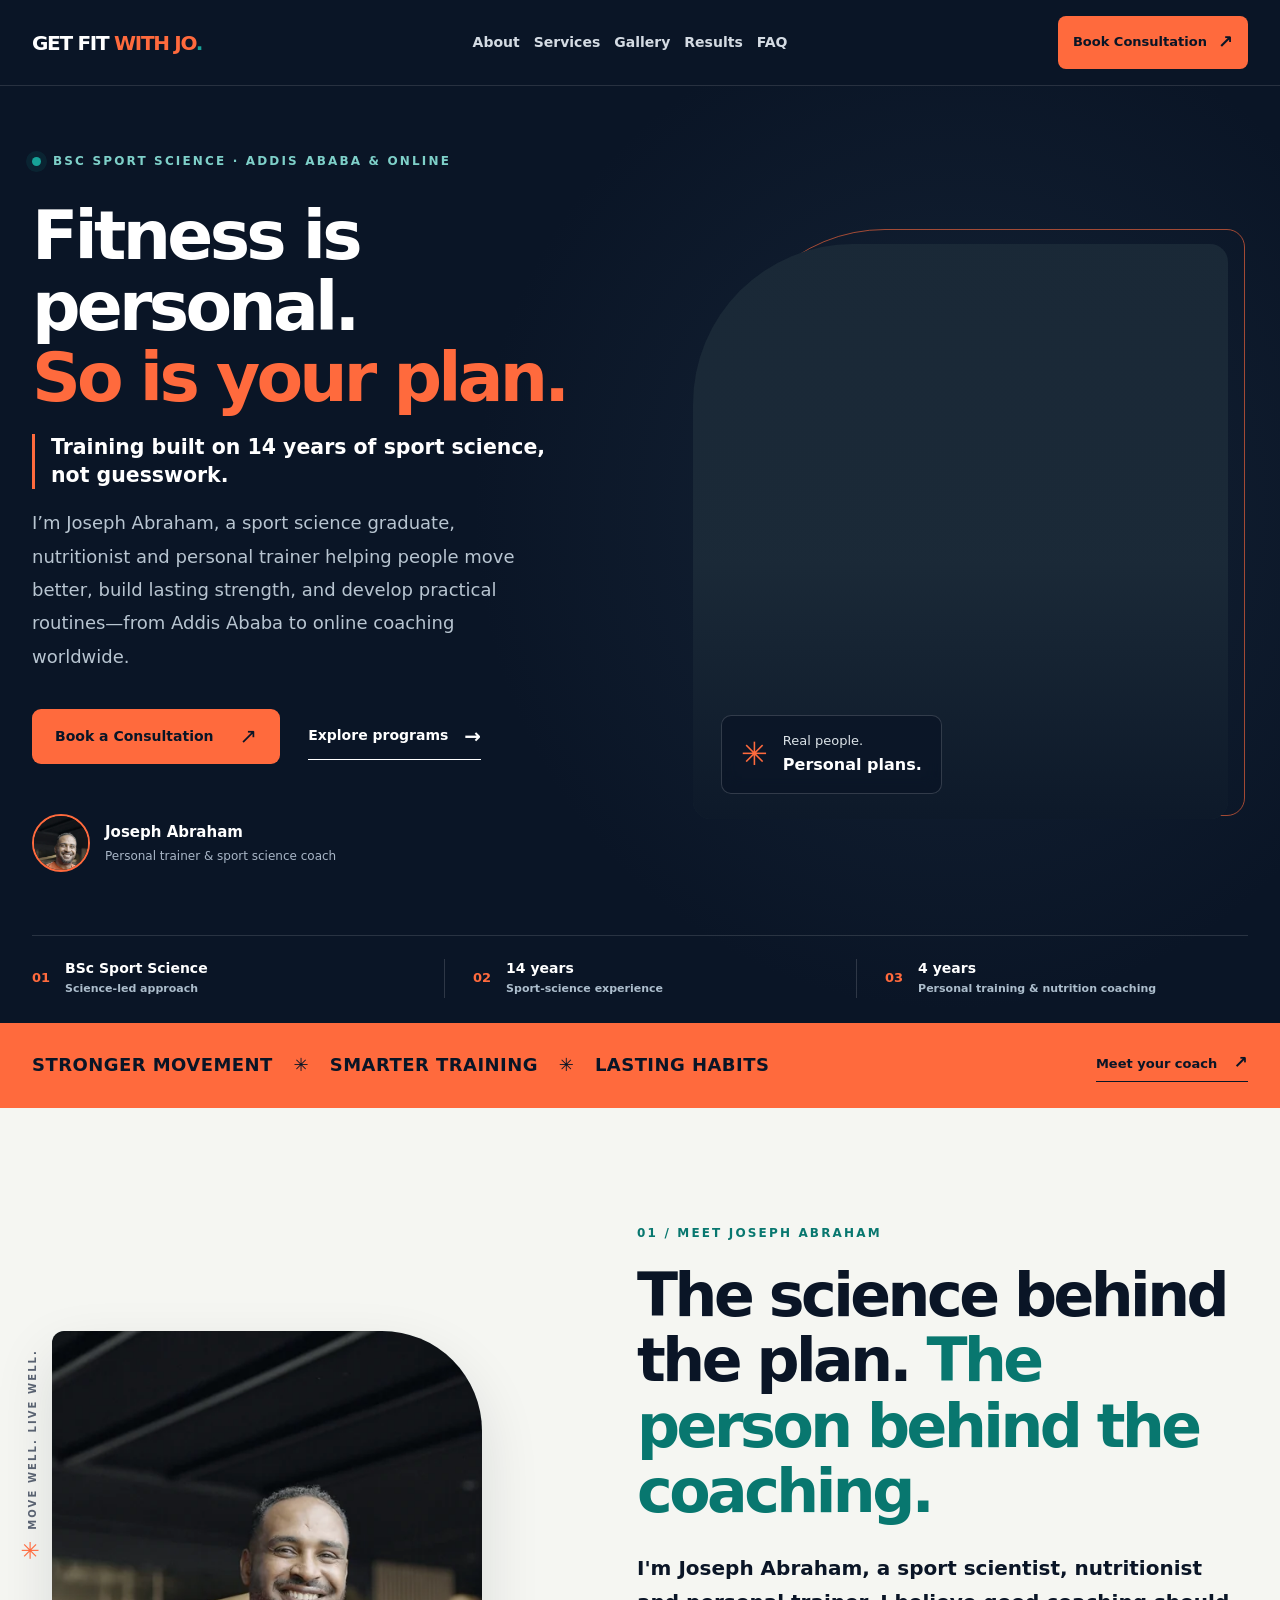
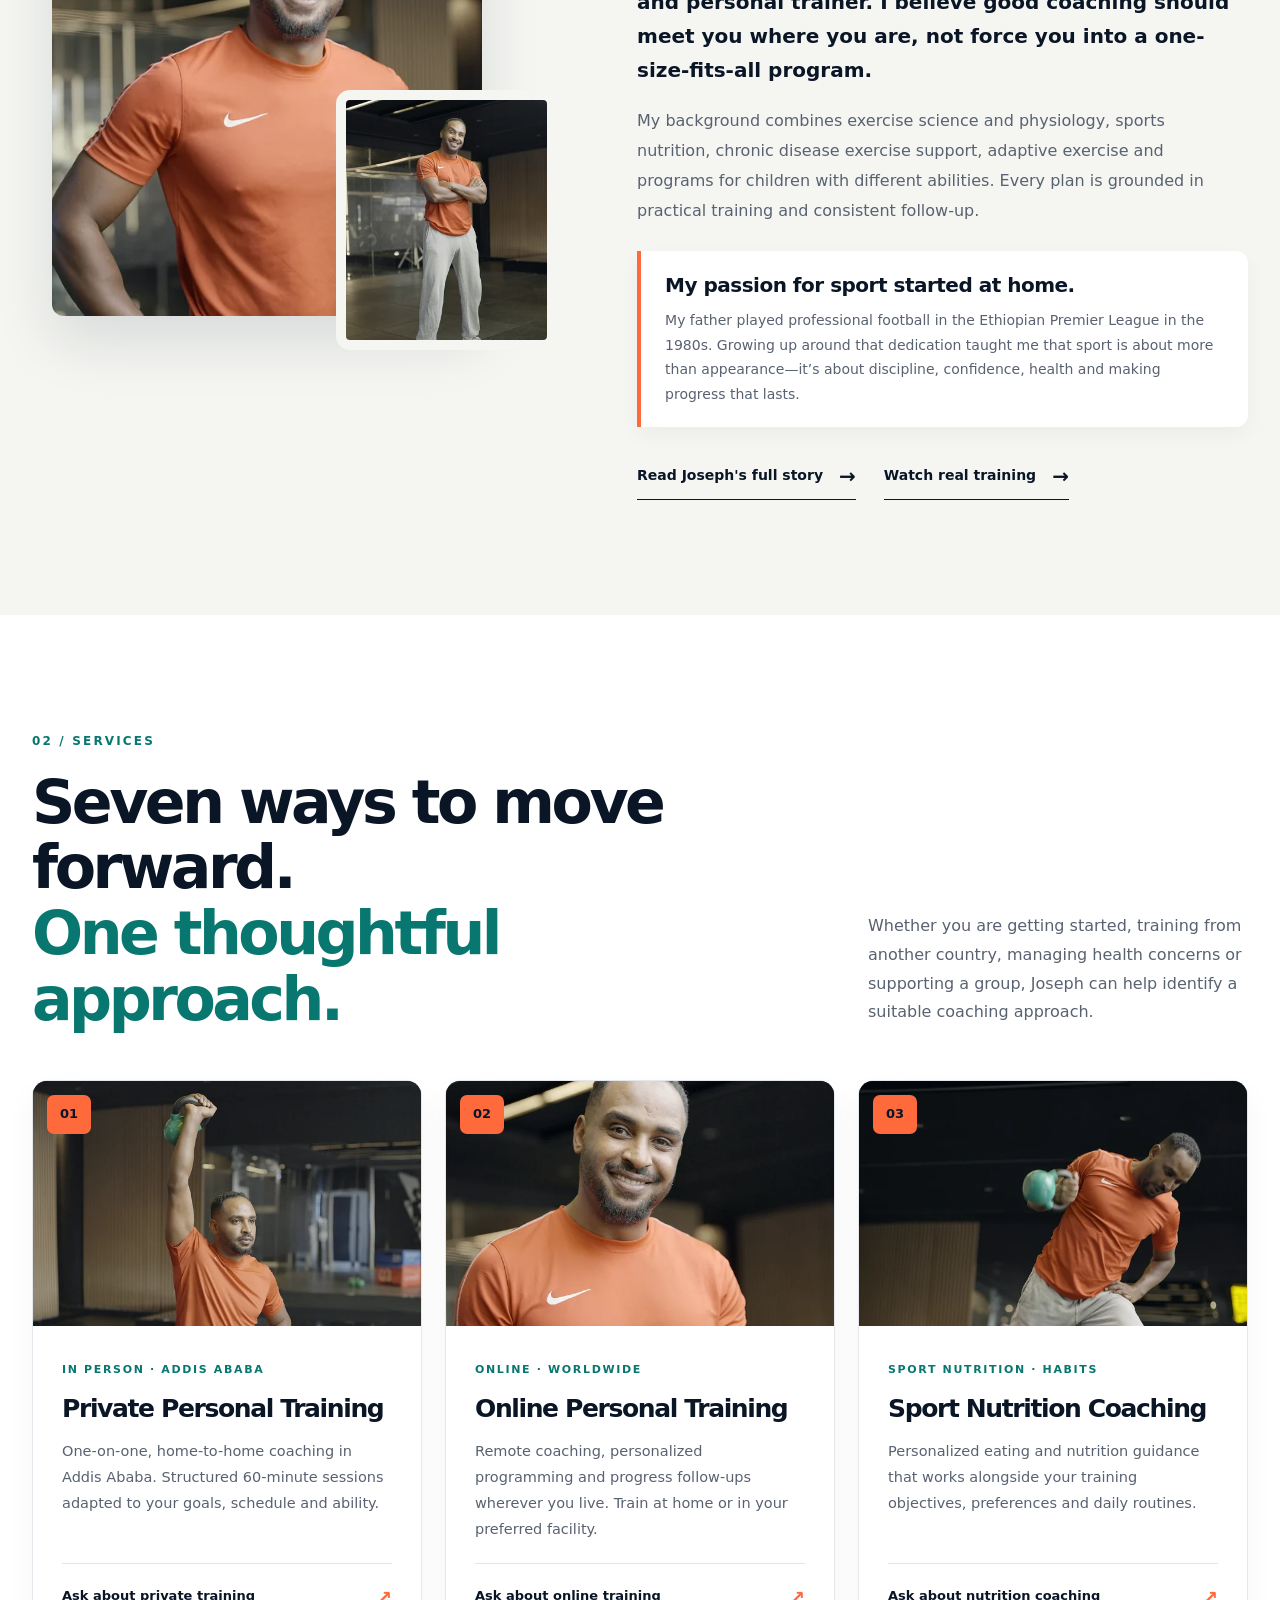
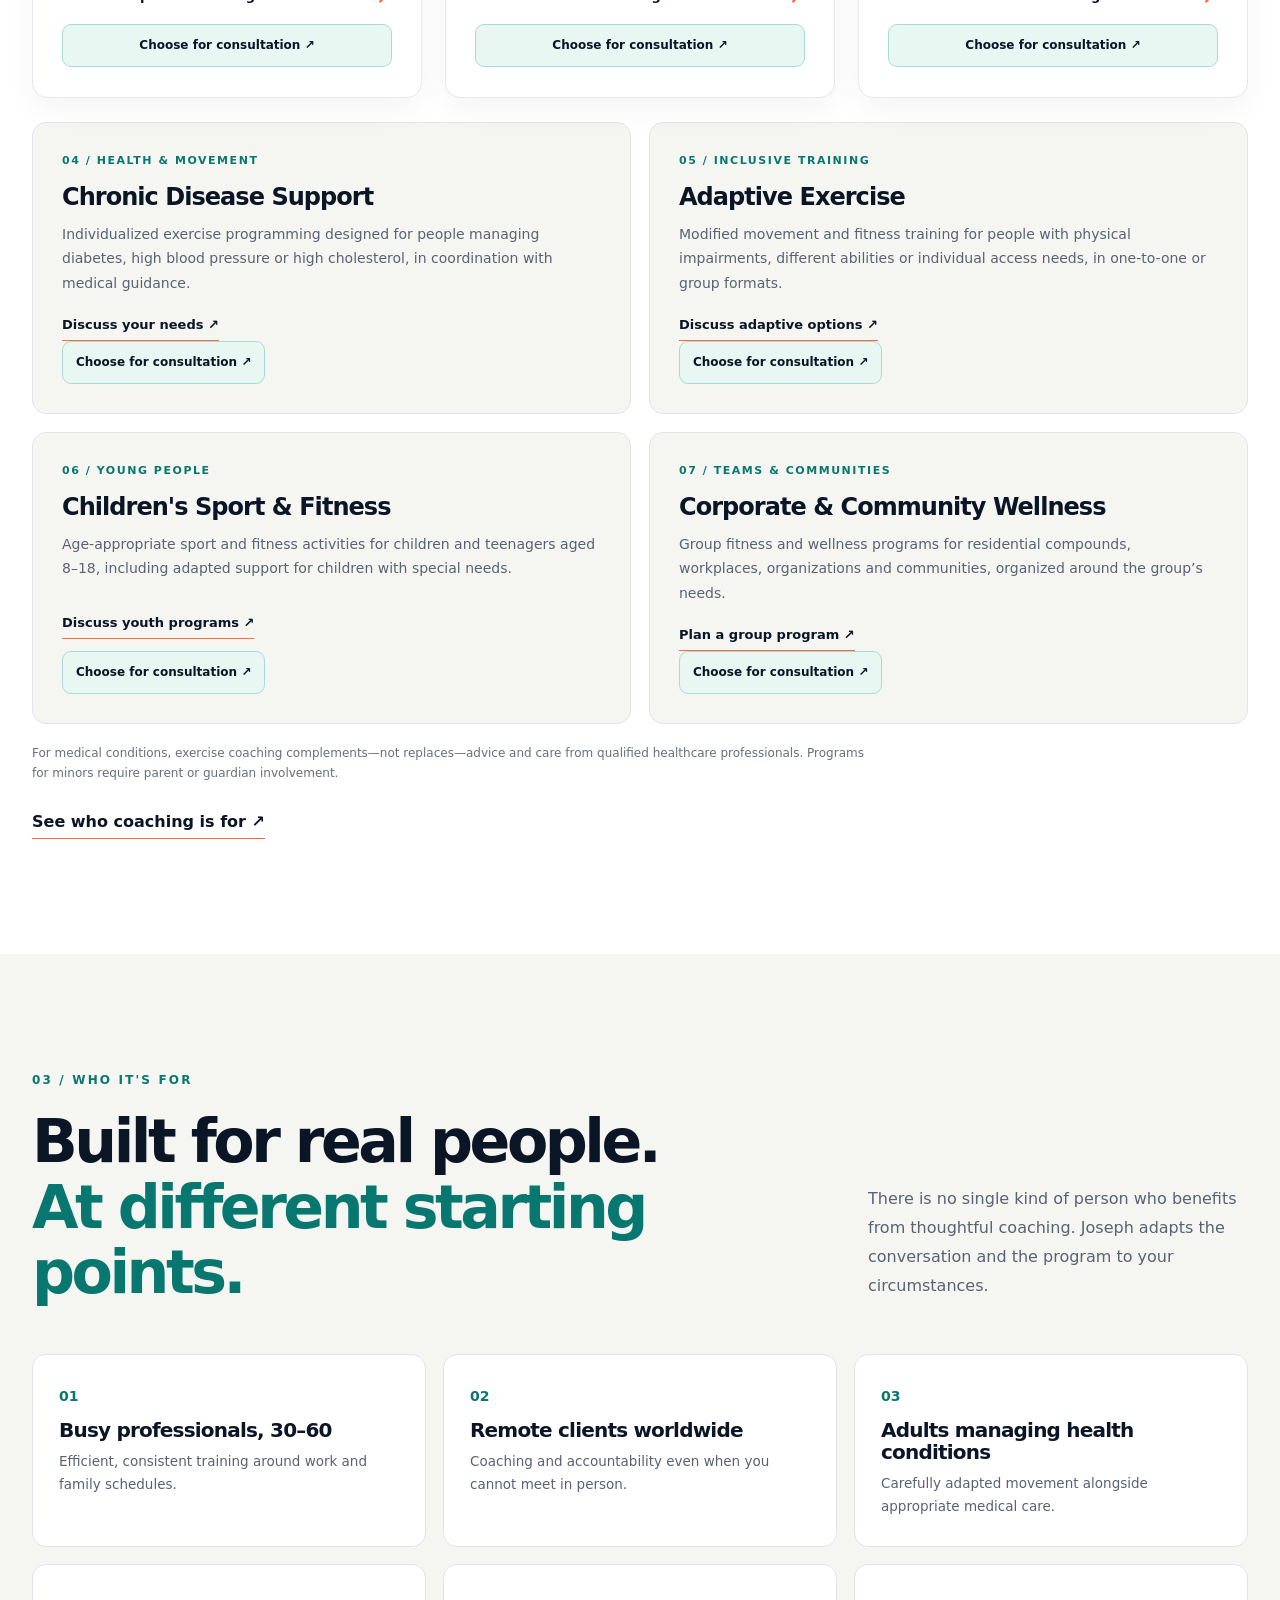
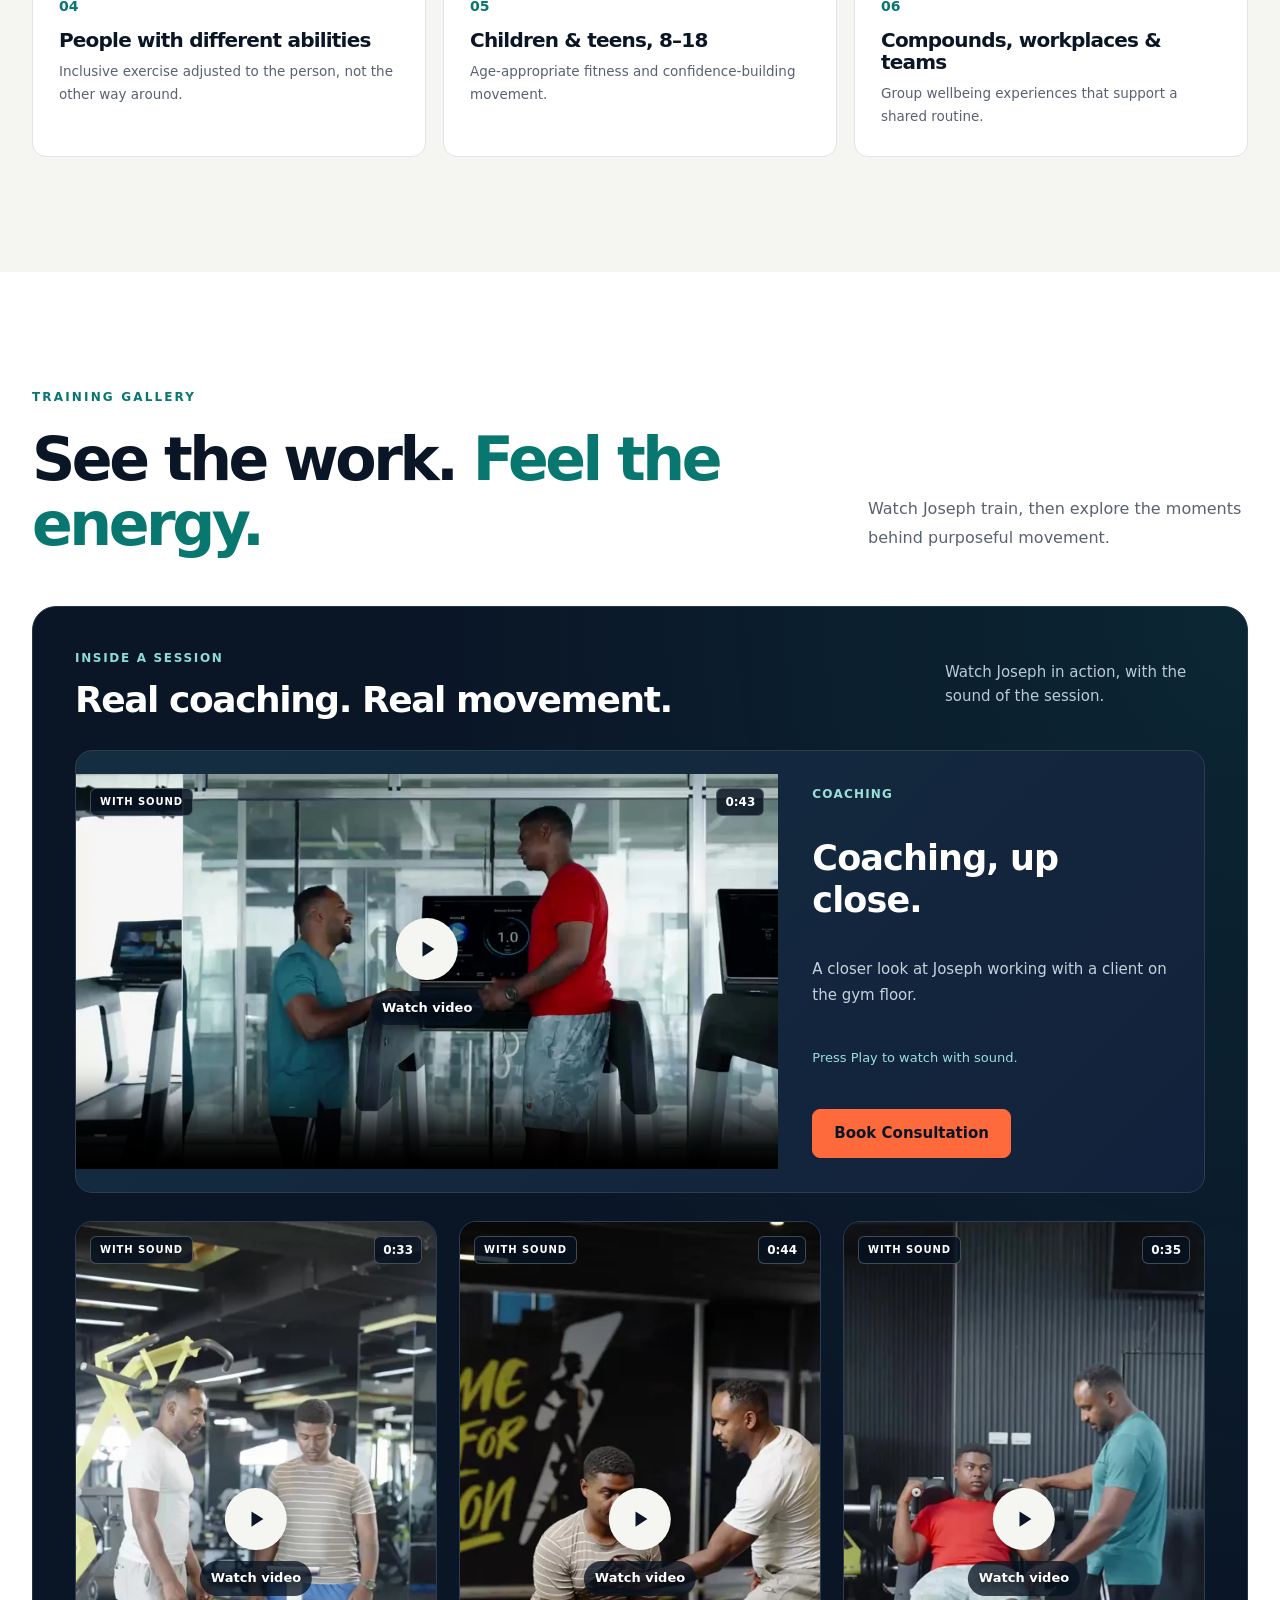
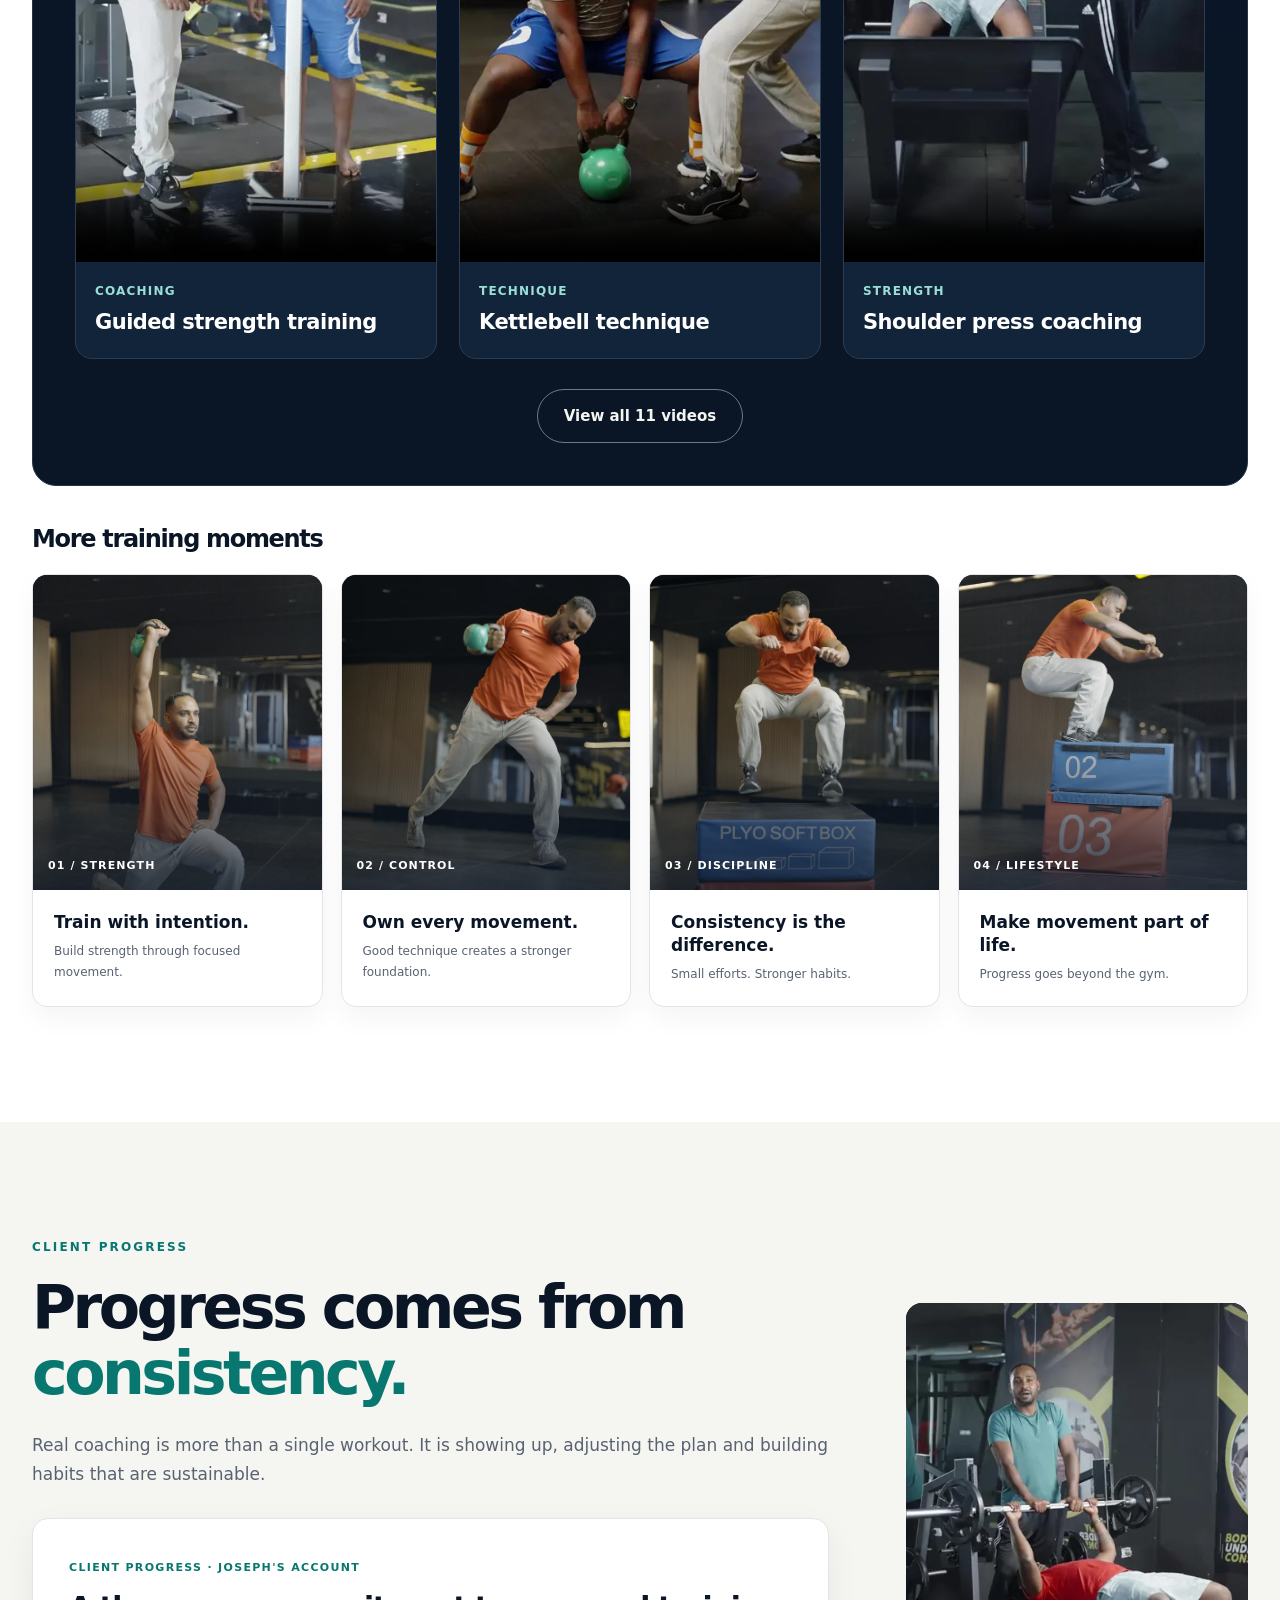
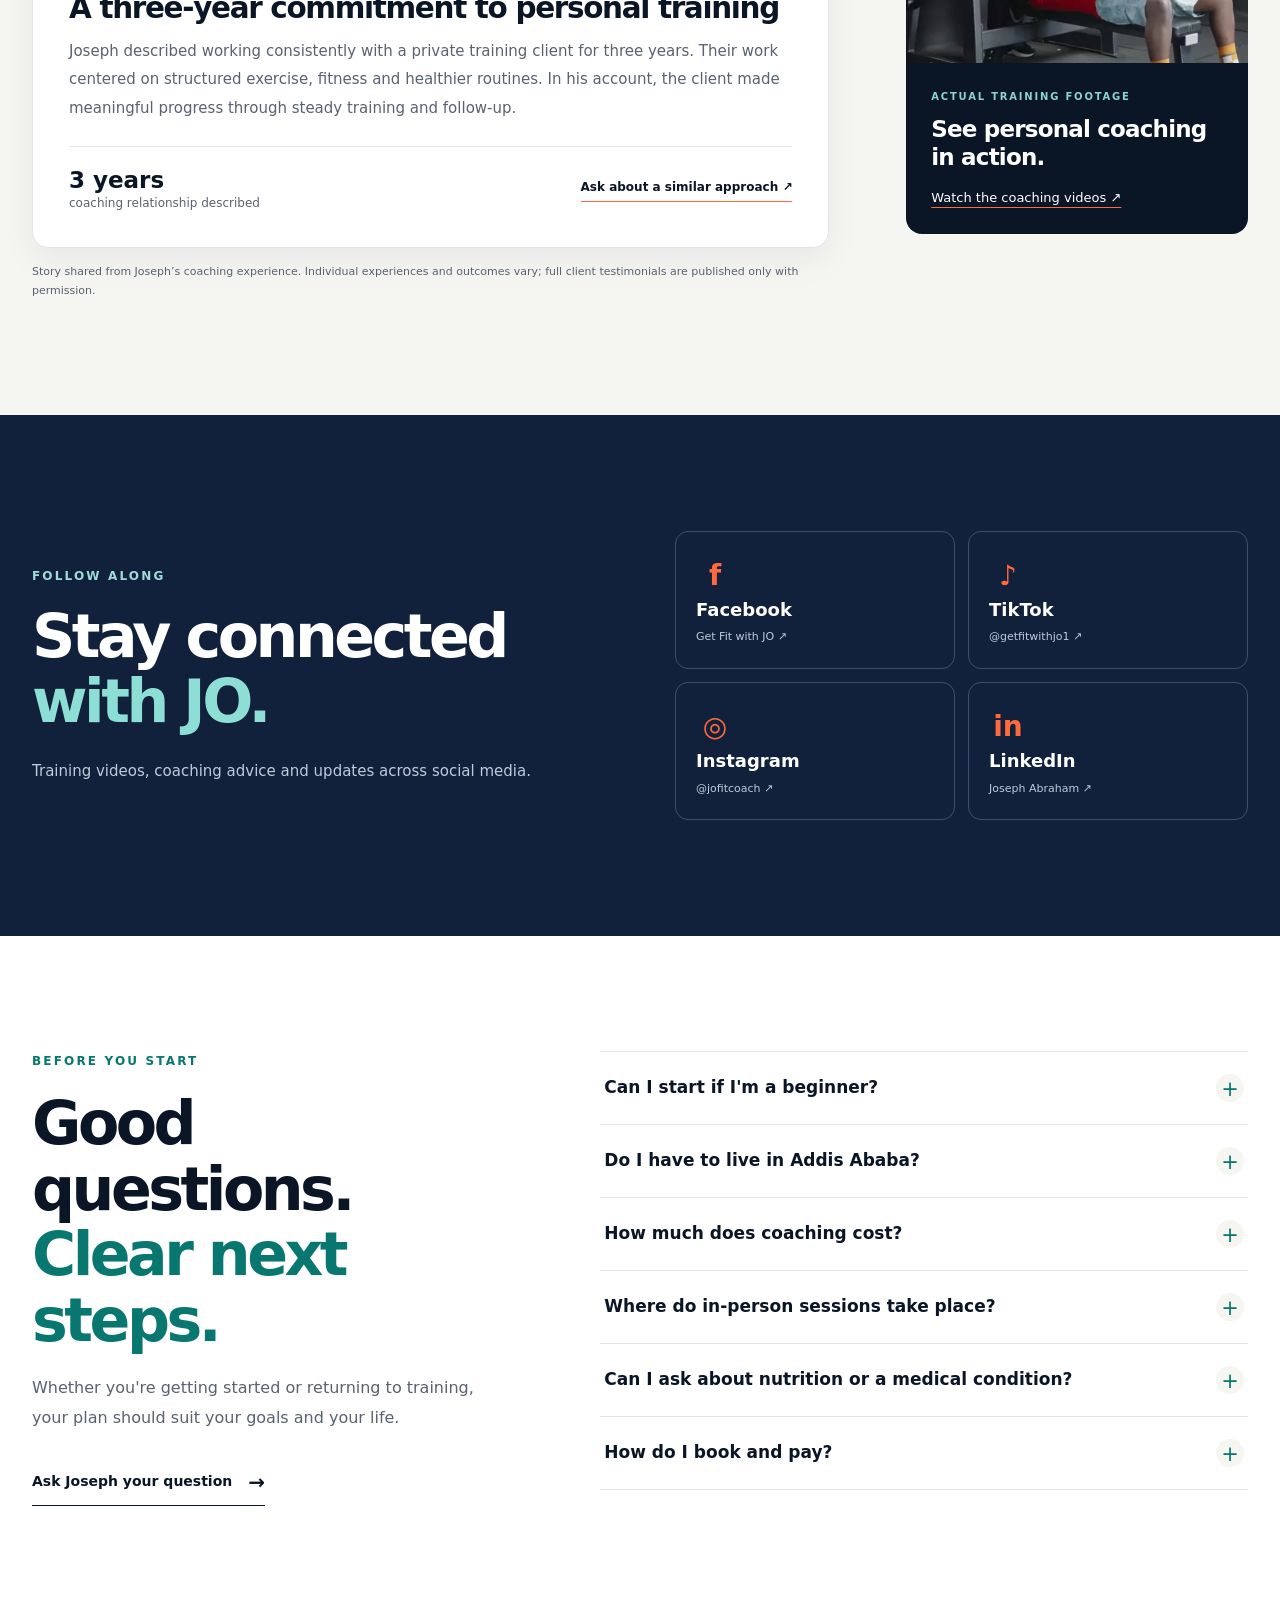
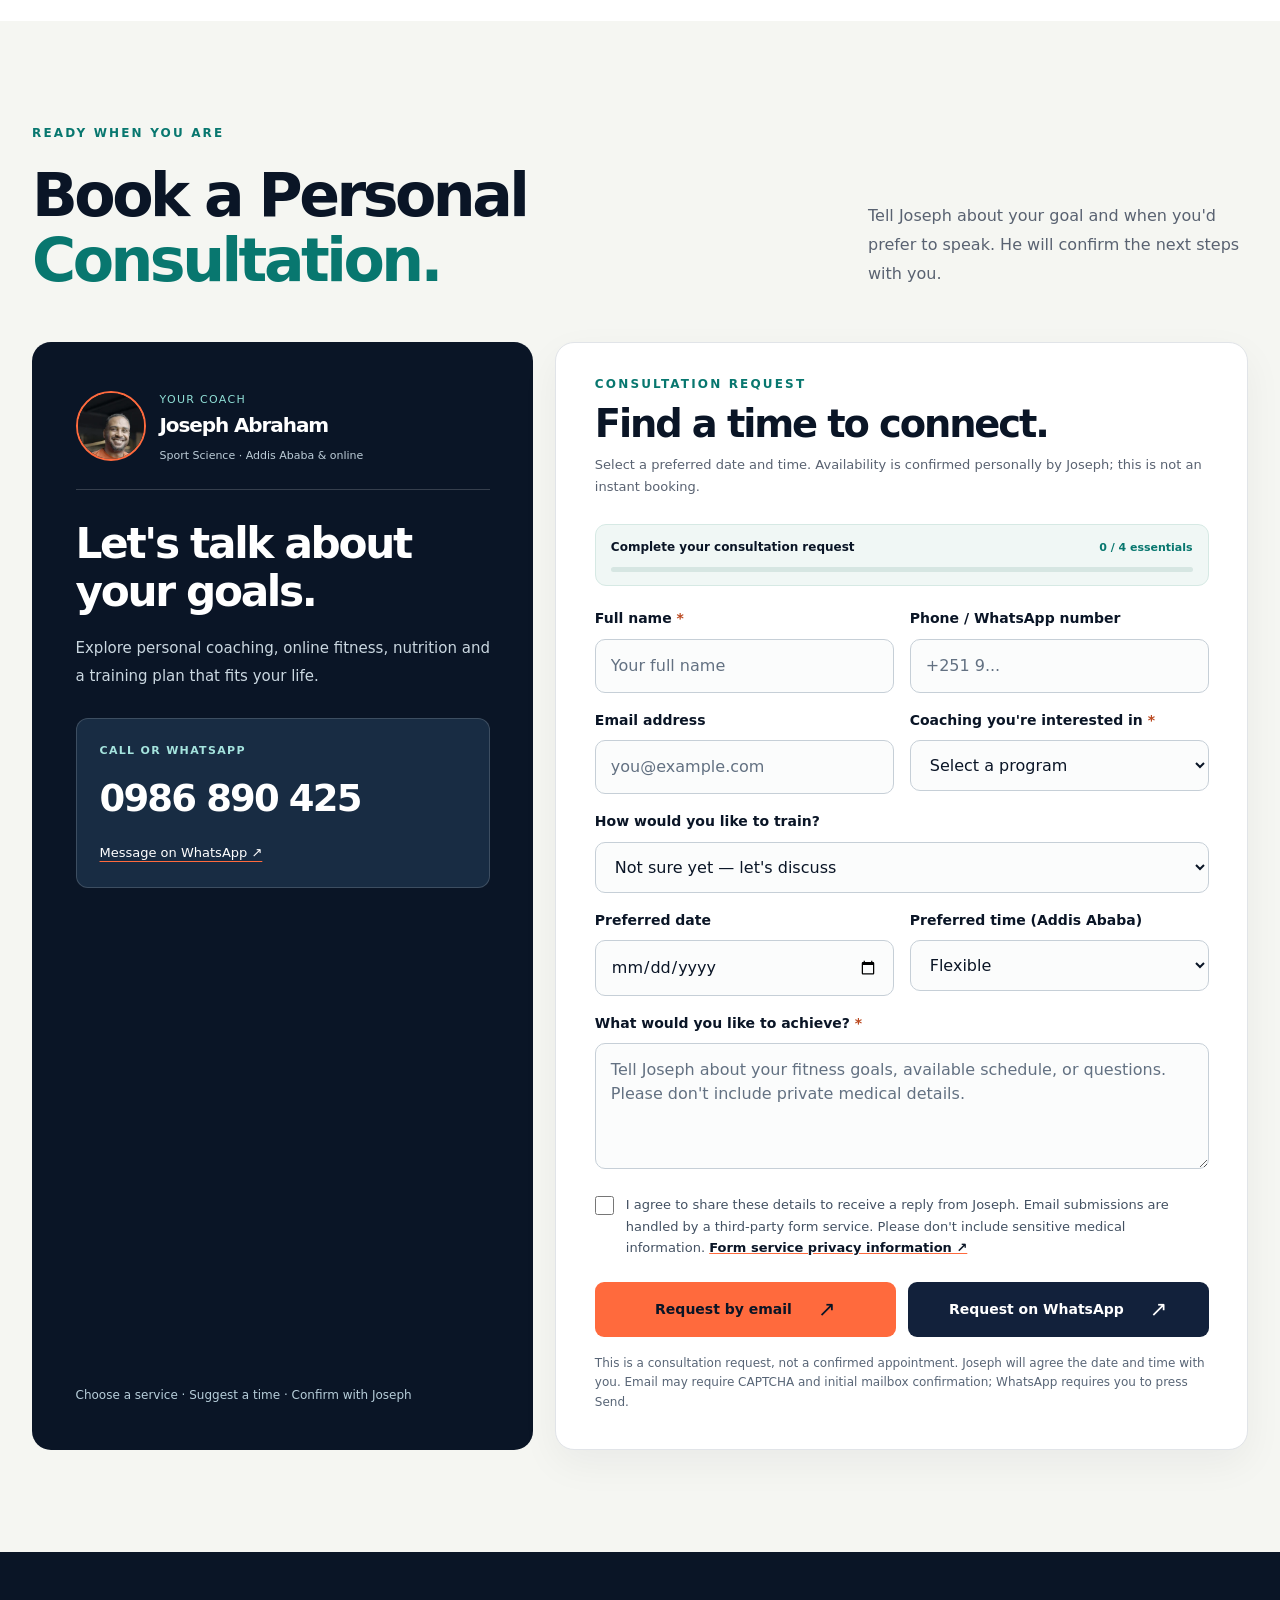
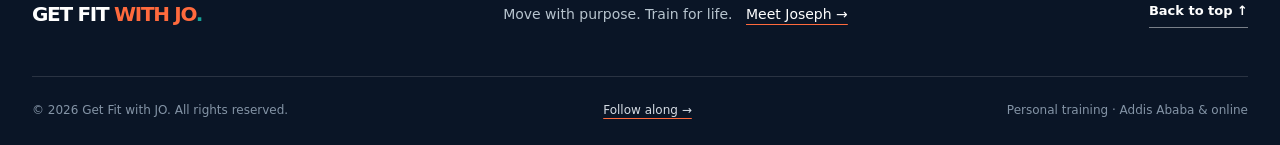
<file: index.html>
<!doctype html>
<html lang="en">
<head>
  <meta charset="utf-8">
  <meta name="viewport" content="width=device-width, initial-scale=1">
  <meta name="theme-color" content="#0A1526">
  <link rel="canonical" href="https://jofitcoach.com/">
  <meta name="description" content="Sport-science-led personal training, online coaching, nutrition support, adaptive exercise, children’s fitness and wellness programs with Joseph Abraham in Addis Ababa and worldwide.">
  <meta property="og:type" content="website">
  <meta property="og:url" content="https://jofitcoach.com/">
  <meta property="og:title" content="Get Fit with JO | Personal Coaching by Joseph Abraham">
  <meta property="og:description" content="Training built on 14 years of sport science, not guesswork. Meet Joseph and explore seven coaching services in Addis Ababa and online.">
  <meta property="og:image" content="https://jofitcoach.com/assets/getfit-social-preview.webp">
  <meta property="og:image:alt" content="Portrait of personal trainer Joseph Abraham in the gym">
  <meta name="twitter:card" content="summary_large_image">
  <link rel="icon" href="assets/getfit-favicon.svg" type="image/svg+xml">
  <link rel="preload" href="assets/joseph-hero-v3-fast.webp" as="image" type="image/webp" media="(min-width: 701px)" fetchpriority="high">
  <link rel="preload" href="assets/joseph-hero-v3-mobile-fast.webp" as="image" type="image/webp" media="(max-width: 700px)" fetchpriority="high">
  <style id="site-css">
:root{
  --navy:#12213B;--deep:#0A1526;--orange:#FF6A3D;--teal:#17A398;
  --cream:#F5F6F2;--ink:#171B1F;--muted:#596271;--line:#E1E4E8;--teal-text:#08776F;
  --text:system-ui,-apple-system,'Segoe UI',Arial,sans-serif;--display:system-ui,-apple-system,'Segoe UI',Arial,sans-serif;
}
*,*::before,*::after{box-sizing:border-box}
html{scroll-behavior:smooth;scroll-padding-top:100px}
body{margin:0;color:var(--ink);background:#fff;font-family:var(--text);-webkit-font-smoothing:antialiased;font-size:16px;line-height:1.6}
body.menu-open{overflow:hidden}
a{color:inherit;text-decoration:none}img,video{display:block;max-width:100%}button{font:inherit}h1,h2,h3,p{margin:0}h1,h2,h3{font-family:var(--display);line-height:1.09;letter-spacing:-.055em}
.container{width:min(100% - 64px,1240px);margin-inline:auto}.skip-link{position:absolute;top:-100px;left:24px;z-index:100;background:var(--orange);color:var(--deep);padding:12px 18px;border-radius:4px}.skip-link:focus{top:12px}
:focus-visible{outline:3px solid var(--orange);outline-offset:4px}
.site-header{height:86px;background:var(--deep);color:#fff;border-bottom:1px solid rgba(255,255,255,.12);position:sticky;top:0;z-index:50}
.nav-shell{height:100%;display:flex;align-items:center;justify-content:space-between;gap:24px}
.brand{font-family:var(--display);font-size:20px;font-weight:700;letter-spacing:-.065em;white-space:nowrap;line-height:1}.brand>span{color:var(--orange)}.brand-dot{color:var(--teal)}
#site-nav{display:flex;gap:28px;align-items:center}#site-nav a{position:relative;font-size:14px;color:#D4DBE3;font-weight:600;transition:color .2s}#site-nav a:hover,#site-nav a[aria-current]{color:#fff}#site-nav a[aria-current]::after{content:"";position:absolute;left:0;right:0;bottom:-8px;height:2px;border-radius:2px;background:var(--orange)}
.nav-action{background:var(--orange);color:var(--deep);padding:13px 20px;font-size:13px;font-weight:700;border-radius:8px;white-space:nowrap;display:inline-flex;align-items:center;gap:20px;transition:transform .2s,filter .2s}.nav-action:hover{transform:translateY(-2px);filter:brightness(1.08)}.nav-action span{font-size:18px}
.menu-toggle{display:none;border:0;background:transparent;cursor:pointer;padding:12px;width:44px;height:44px;align-items:center;justify-content:center;flex-direction:column;gap:5px}.menu-toggle span{display:block;width:23px;height:2px;background:white;border-radius:3px;transition:transform .2s,opacity .2s}
.eyebrow{font-size:12px;font-weight:700;letter-spacing:.18em;line-height:1.7;text-transform:uppercase;color:var(--teal)}
.hero{color:#fff;background:var(--deep);overflow:hidden;position:relative}.hero-noise{position:absolute;right:0;top:0;width:64%;height:100%;opacity:.37;background:radial-gradient(ellipse at 60% 45%,#273b51 0,transparent 69%);pointer-events:none}.hero-layout{min-height:710px;display:grid;grid-template-columns:1fr .93fr;gap:clamp(28px,5vw,78px);align-items:center;padding-block:65px 38px;position:relative;z-index:1}
.hero-content{padding-bottom:25px}.hero-eyebrow{display:flex;align-items:center;gap:12px;color:#7ED0C9;margin-bottom:30px}.status-dot{height:9px;width:9px;background:var(--teal);border-radius:50%;box-shadow:0 0 0 6px rgba(23,163,152,.11)}
.hero h1{font-size:clamp(52px,5.3vw,79px);max-width:720px;line-height:1.045;color:#fff}.hero h1 span{color:var(--orange)}.hero-description{font-size:18px;line-height:1.85;color:#B8C5D1;max-width:520px;margin-top:28px}.hero-actions{display:flex;align-items:center;gap:28px;flex-wrap:wrap;margin-top:36px}
.button{display:inline-flex;align-items:center;justify-content:space-between;gap:26px;padding:17px 23px;font-weight:700;font-size:14px;border-radius:9px;white-space:nowrap;line-height:1.3;transition:transform .2s,box-shadow .2s}.button:hover{transform:translateY(-3px);box-shadow:0 16px 33px rgba(255,106,61,.19)}.button-orange{background:var(--orange);color:var(--deep)}.button span{font-size:21px;font-weight:500;line-height:1}.text-link{display:inline-flex;align-items:center;gap:16px;font-size:14px;font-weight:700;line-height:1.4;padding:9px 0;border-bottom:1px solid currentColor}.text-link span{font-size:20px}.light-link{color:#fff}.dark-link{color:var(--deep)}.text-link:hover{color:var(--orange)}
.coach-signature{display:flex;align-items:center;gap:15px;margin-top:50px}.coach-signature img{width:58px;height:58px;border-radius:50%;object-fit:cover;object-position:center;border:2px solid var(--orange)}.coach-signature strong,.coach-signature span{display:block}.coach-signature strong{font-family:var(--display);font-size:15px}.coach-signature span{color:#A9B6C7;font-size:12px;margin-top:3px}
.hero-visual{position:relative;min-width:0;height:590px;padding-top:15px;padding-right:20px}.hero-photo-frame>picture{display:block;width:100%;height:100%}.hero-photo-frame{height:100%;width:100%;border-radius:160px 18px 18px 18px;overflow:hidden;background:#1b2a38;position:relative;isolation:isolate}.hero-portrait{width:100%;height:100%;object-fit:cover;object-position:50% 20%;transform:scale(1);transition:transform .8s}.hero-photo-frame:hover .hero-portrait{transform:scale(1.025)}.hero-photo-frame::after{content:'';position:absolute;inset:0;background:linear-gradient(0deg,rgba(10,21,38,.8) 0,rgba(10,21,38,.03) 45%,rgba(10,21,38,.07) 100%);pointer-events:none}.visual-outline{position:absolute;top:0;right:3px;width:calc(100% - 35px);height:calc(100% - 3px);border:1px solid rgba(255,106,61,.62);border-radius:160px 18px 18px 18px;z-index:-1}.hero-floating-label{position:absolute;bottom:25px;left:28px;z-index:2;display:flex;align-items:center;gap:15px;background:rgba(10,21,38,.75);backdrop-filter:blur(8px);border:1px solid rgba(255,255,255,.16);padding:13px 19px;border-radius:10px;color:#DDE4E9;font-size:13px}.hero-floating-label strong{display:block;color:#fff;font-family:var(--display);font-size:16px}.label-mark{color:var(--orange);font-size:32px}
.hero-trust{display:grid;grid-template-columns:repeat(3,minmax(0,1fr));gap:20px;border-top:1px solid rgba(255,255,255,.13);padding-block:23px 25px;position:relative;z-index:1}.hero-trust>div{display:flex;align-items:center;gap:15px;font-size:14px;color:#CFD8E0;font-weight:600}.hero-trust>div+div{border-left:1px solid rgba(255,255,255,.15);padding-left:28px}.trust-icon{font-family:var(--display);font-size:13px;color:var(--orange)}
.intro-strip{background:var(--orange);color:var(--deep)}.intro-strip-inner{min-height:85px;display:flex;align-items:center;justify-content:space-between;gap:30px}.intro-strip p{font-family:var(--display);font-weight:700;letter-spacing:.025em;font-size:clamp(14px,1.5vw,18px)}.strip-asterisk{margin-inline:14px;font-weight:400}.intro-strip a{font-weight:700;font-size:13px;white-space:nowrap;border-bottom:1px solid var(--deep);padding-bottom:4px}.intro-strip a span{margin-left:12px;font-size:17px}
.section{padding:clamp(84px,9vw,132px) 0}.section-title{font-size:clamp(42px,4.7vw,67px);color:var(--deep);letter-spacing:-.058em}.section-title span{color:var(--teal-text)}.teal-eyebrow{color:var(--teal-text)}
.about-section{background:var(--cream)}.about-layout{display:grid;grid-template-columns:.89fr 1.11fr;gap:clamp(64px,9vw,142px);align-items:center}.about-visual{min-width:0;position:relative;padding-bottom:77px;padding-left:20px}.about-image-main{height:585px;max-width:430px;overflow:hidden;border-radius:12px 100px 12px 12px;background:#d1dedb;box-shadow:0 25px 60px rgba(10,21,38,.12)}.about-image-main img{width:100%;height:100%;object-fit:cover;object-position:48% 10%}.about-image-inset{position:absolute;bottom:43px;right:-35px;width:45%;height:260px;border:10px solid var(--cream);border-radius:14px;overflow:hidden;background:#d6e5ec}.about-image-inset img{width:100%;height:100%;object-fit:cover;object-position:center}.about-image-caption{position:absolute;top:18px;left:-20px;writing-mode:vertical-rl;transform:rotate(180deg);font-size:10px;font-weight:700;letter-spacing:.21em;color:var(--muted)}.small-cross{color:var(--orange);font-size:23px;vertical-align:middle}
.about-content>.eyebrow{margin-bottom:19px}.about-content>.section-title{max-width:640px}.about-content>.lead{font-size:20px;line-height:1.7;color:var(--deep);font-weight:600;margin-top:26px;max-width:610px}.about-content>p:not(.eyebrow):not(.lead){margin-top:19px;color:var(--muted);line-height:1.88;font-size:16px;max-width:600px}.about-points{margin:30px 0 25px;border-top:1px solid #D7DCD9}.about-points>div{display:grid;grid-template-columns:30px 1fr;column-gap:14px;padding:15px 0;border-bottom:1px solid #D7DCD9}.about-points span{color:var(--orange);font-size:20px;grid-row:span 2}.about-points strong{font-family:var(--display);font-size:16px;color:var(--deep)}.about-points small{font-size:13px;color:var(--muted);margin-top:4px;line-height:1.55}
.about-links{display:flex;flex-wrap:wrap;align-items:center;gap:10px 28px}
.programs-section{background:#fff}.section-heading{margin-bottom:48px}.split-heading{display:flex;justify-content:space-between;align-items:flex-end;gap:70px}.split-heading .eyebrow{margin-bottom:19px}.split-heading>p{max-width:380px;font-size:16px;line-height:1.8;color:var(--muted);margin-bottom:5px}.program-cards{display:grid;grid-template-columns:repeat(3,minmax(0,1fr));gap:23px}.program-card{background:#fff;border:1px solid #E4E7EB;border-radius:15px;overflow:hidden;box-shadow:0 12px 30px rgba(10,21,38,.045);transition:transform .25s,box-shadow .25s}@media(hover:hover){.program-card:hover{transform:translateY(-6px);box-shadow:0 23px 46px rgba(10,21,38,.1)}}.program-image{height:245px;position:relative;overflow:hidden;background:var(--navy)}.program-image img{width:100%;height:100%;object-fit:cover;object-position:center 22%;transition:transform .55s}.program-card:hover img{transform:scale(1.06)}.program-number{position:absolute;top:14px;left:14px;border-radius:7px;background:var(--orange);font-family:var(--display);font-size:13px;font-weight:700;color:var(--deep);padding:9px 13px}.program-body{padding:29px 29px 30px}.program-type{font-size:11px;font-weight:700;letter-spacing:.15em;color:var(--teal-text)}.program-body h3{font-size:25px;line-height:1.15;color:var(--deep);margin:14px 0}.program-body p{font-size:14.5px;line-height:1.8;color:var(--muted);min-height:105px}.program-body>a{display:flex;align-items:center;justify-content:space-between;padding-top:18px;border-top:1px solid var(--line);font-size:13px;font-weight:700;color:var(--deep);margin-top:20px}.program-body>a span{font-size:19px;color:var(--orange)}.program-body>a:hover{color:var(--orange)}
.specialty-block{margin-top:40px;background:var(--cream);border-radius:16px;padding:37px 43px;display:grid;grid-template-columns:.8fr 1.2fr;gap:35px;align-items:center}.specialty-block h3{font-size:25px;color:var(--deep);line-height:1.2;margin-top:10px}.specialty-block h3 span{color:var(--teal-text)}.specialty-list{display:grid;grid-template-columns:1fr 1fr;gap:10px}.specialty-list span{background:white;border:1px solid var(--line);border-radius:9px;padding:13px 15px;font-size:13px;font-weight:700;color:var(--navy)}.specialty-list span::before{content:'↗';color:var(--orange);margin-right:10px}.medical-note{font-size:12px;color:#64707c;line-height:1.65;margin-top:20px;max-width:850px}
.training-section{background:var(--deep);color:#fff;position:relative;overflow:hidden}.training-section::before{content:'';position:absolute;width:750px;height:750px;border:1px solid rgba(255,255,255,.04);border-radius:50%;right:-390px;top:-460px}.training-section .section-title{color:#fff}.training-section .section-title span{color:var(--orange)}.training-section .split-heading>p{color:#AABACB}.training-section .eyebrow{color:#7ED0C9}.video-grid{display:grid;grid-template-columns:repeat(2,minmax(0,400px));justify-content:center;gap:24px}.video-card{min-width:0}.video-stage{position:relative;aspect-ratio:9/13;border:1px solid rgba(255,255,255,.15);overflow:hidden;border-radius:15px;background:#152335}.video-stage video{height:100%;width:100%;object-fit:cover}.video-length{position:absolute;top:16px;left:17px;background:rgba(10,21,38,.78);border:1px solid rgba(255,255,255,.2);border-radius:50px;padding:6px 12px;color:#fff;font-size:10px;letter-spacing:.12em;font-weight:700;pointer-events:none}.video-info{display:flex;justify-content:space-between;gap:20px;align-items:flex-start;padding:20px 0}.video-info span{font-size:10px;letter-spacing:.12em;color:var(--teal);white-space:nowrap;padding-top:3px;font-weight:700}.video-info h3{font-size:18px;color:#fff;letter-spacing:-.025em;font-weight:600;text-align:right}.training-bottom{display:flex;justify-content:space-between;gap:20px;align-items:center;border-top:1px solid rgba(255,255,255,.15);padding-top:25px;margin-top:20px}.training-bottom>span{font-size:13px;color:#AABACB}
.process-section{background:#fff}.centered-heading{text-align:center;max-width:750px;margin-inline:auto;margin-bottom:55px}.centered-heading .eyebrow{margin-bottom:17px}.centered-heading>p:last-child{margin-top:21px;color:var(--muted)}.process-steps{display:grid;grid-template-columns:repeat(3,1fr);gap:23px}.process-step{padding:31px 30px 37px;border:1px solid var(--line);border-radius:15px;background:var(--cream);min-height:276px}.step-head{display:flex;justify-content:space-between;align-items:center;margin-bottom:43px}.step-head span{font-family:var(--display);font-size:17px;color:var(--deep);border-left:3px solid var(--orange);padding-left:8px;font-weight:700}.step-head i{display:grid;place-items:center;width:48px;height:48px;border:1px solid #D9DDDA;border-radius:50%;color:var(--teal);font-size:21px;font-style:normal}.process-step h3{color:var(--deep);font-size:23px;margin-bottom:12px}.process-step p{font-size:14px;line-height:1.8;color:var(--muted)}
.belief-section{background:var(--navy);color:#fff;overflow:hidden}.belief-layout{display:grid;grid-template-columns:330px 1fr;align-items:center;gap:clamp(60px,9vw,130px);min-height:440px}.belief-photo{height:440px;overflow:hidden;position:relative}.belief-photo img{height:100%;width:100%;object-fit:cover;object-position:58% 30%}.belief-photo:after{content:'';position:absolute;inset:0;background:linear-gradient(0deg,rgba(18,33,59,.2),transparent)}.belief-copy{padding:80px 0}.belief-copy .eyebrow{margin-bottom:20px}.belief-copy h2{font-size:clamp(38px,4.4vw,60px);max-width:740px}.belief-copy h2 span{color:var(--orange)}.belief-copy p:not(.eyebrow){font-size:17px;max-width:570px;color:#BDCAD9;margin:22px 0;line-height:1.85}
.contact-section{padding:clamp(85px,9vw,125px) 0;background:var(--cream)}.contact-layout{display:grid;grid-template-columns:1.25fr .75fr;gap:70px;align-items:center}.contact-layout .eyebrow{margin-bottom:19px}.contact-layout .section-title{max-width:710px}.contact-layout>div:first-child>p:not(.eyebrow){font-size:17px;color:var(--muted);max-width:600px;line-height:1.8;margin-top:23px}.contact-buttons{display:flex;align-items:center;flex-wrap:wrap;gap:26px;margin-top:32px}.contact-card{display:flex;align-items:center;gap:22px;border-radius:18px;padding:28px;background:#fff;border:1px solid var(--line);box-shadow:0 20px 55px rgba(10,21,38,.08)}.contact-card img{width:110px;height:110px;object-fit:cover;border:4px solid var(--orange);border-radius:50%;flex-shrink:0}.contact-card span{font-size:11px;font-weight:700;color:var(--teal-text);letter-spacing:.13em}.contact-card strong{display:block;font-family:var(--display);color:var(--deep);font-size:23px;margin:5px 0}.contact-card p{font-size:12px;color:var(--muted)}.contact-card a{font-size:13px;font-weight:700;color:var(--deep);text-decoration:underline;text-decoration-color:var(--orange);display:block;margin-top:11px}
.site-footer{background:var(--deep);color:#fff}.footer-top{min-height:125px;display:flex;justify-content:space-between;align-items:center;gap:25px;border-bottom:1px solid rgba(255,255,255,.13)}.footer-top p{font-size:14px;color:#B7C4CE}.back-to-top{font-weight:700;font-size:13px;border-bottom:1px solid rgba(255,255,255,.45);padding-bottom:6px}.footer-bottom{padding-block:24px;display:flex;justify-content:space-between;gap:15px;font-size:12px;color:#8494A6}
@media(max-width:1120px){.container{width:min(100% - 54px,1160px)}.hero-layout{gap:30px;min-height:600px}.hero h1{font-size:clamp(44px,5.5vw,70px)}.hero-visual{height:500px}.about-layout{gap:60px}.about-image-main{height:520px}.about-image-inset{right:-15px}.section-title{font-size:clamp(40px,4.6vw,58px)}.contact-layout{gap:35px}.contact-card{flex-direction:column;align-items:flex-start}}
@media(max-width:1050px){.site-header{height:73px}.nav-action{margin-left:auto;padding:11px 16px}#site-nav{position:absolute;top:73px;left:0;right:0;background:var(--deep);border-bottom:1px solid rgba(255,255,255,.18);display:none;flex-direction:column;align-items:stretch;padding:19px 28px 32px;gap:0;box-shadow:0 20px 30px rgba(0,0,0,.17);max-height:calc(100dvh - 73px);overflow:auto}#site-nav.is-open{display:flex}#site-nav a{font-size:16px;padding:15px 0;border-bottom:1px solid rgba(255,255,255,.12)}#site-nav a[aria-current]::after{left:auto;right:0;bottom:17px;width:28px}.menu-toggle{display:flex;order:4}.menu-toggle[aria-expanded=true] span:nth-child(1){transform:translateY(7px) rotate(45deg)}.menu-toggle[aria-expanded=true] span:nth-child(2){opacity:0}.menu-toggle[aria-expanded=true] span:nth-child(3){transform:translateY(-7px) rotate(-45deg)}}
@media(max-width:900px){.hero-layout{grid-template-columns:1fr 1fr}.hero h1{font-size:clamp(43px,5.8vw,63px)}.hero-description{font-size:16px}.hero-visual{height:470px}.about-layout{grid-template-columns:.8fr 1.2fr;gap:35px}.about-image-main{height:490px}.about-image-inset{height:185px;bottom:42px}.split-heading{gap:35px}.split-heading>p{max-width:295px}.program-cards{gap:13px}.program-body{padding:22px}.program-body h3{font-size:22px}.program-body p{min-height:140px}.specialty-block{padding:28px}.video-info{display:block}.video-info h3{text-align:left;margin-top:10px}.belief-layout{grid-template-columns:250px 1fr;gap:45px}.contact-layout{grid-template-columns:1fr}.contact-card{flex-direction:row;max-width:500px}}
@media(max-width:700px){.container{width:min(100% - 40px,610px)}.hero-layout{display:flex;flex-direction:column;align-items:stretch;gap:24px;padding-block:65px 26px;min-height:0}.hero-content{padding-bottom:0}.hero h1{font-size:clamp(47px,9.6vw,68px)}.hero-description{font-size:16px;line-height:1.75}.hero-eyebrow{font-size:10px;letter-spacing:.14em;margin-bottom:23px}.hero-actions{margin-top:26px;gap:22px}.coach-signature{margin-top:32px}.hero-visual{height:clamp(355px,76vw,520px);padding-right:11px;margin-top:4px}.hero-photo-frame{border-radius:96px 14px 14px 14px}.visual-outline{border-radius:96px 14px 14px 14px}.hero-portrait{object-position:50% 20%;transform:scale(1)}.hero-photo-frame:hover .hero-portrait{transform:scale(1.025)}.hero-trust{grid-template-columns:1fr 1fr;gap:14px;padding:19px 0}.hero-trust>div{font-size:11px;gap:9px}.hero-trust>div+div{padding-left:12px}.hero-trust>div:nth-child(3){display:none}.intro-strip-inner{min-height:72px}.intro-strip p{font-size:12px}.strip-asterisk{margin-inline:5px}.intro-strip a{display:none}.section{padding:77px 0}.section-title{font-size:clamp(39px,8.5vw,55px)}.about-layout{display:flex;flex-direction:column;gap:26px}.about-visual{width:min(100%,480px);padding-bottom:35px;padding-left:16px}.about-image-main{height:500px;max-width:390px}.about-image-inset{height:200px;right:0;bottom:0}.about-content>.lead{font-size:18px;margin-top:20px}.split-heading{display:block}.split-heading>p{max-width:580px;margin-top:21px;font-size:15px}.section-heading{margin-bottom:32px}.program-cards{grid-template-columns:1fr;gap:20px}.program-card{display:grid;grid-template-columns:minmax(0,.9fr) minmax(0,1.1fr)}.program-image{height:100%;min-height:292px}.program-body p{min-height:0}.specialty-block{display:block;padding:28px}.specialty-list{margin-top:23px}.video-grid{grid-template-columns:repeat(2,minmax(0,1fr));gap:18px}.training-bottom{display:block}.training-bottom .text-link{margin-top:13px}.process-steps{grid-template-columns:1fr;gap:14px}.process-step{min-height:0;padding:23px}.step-head{margin-bottom:18px}.belief-layout{grid-template-columns:155px 1fr;gap:25px;min-height:320px}.belief-photo{height:370px}.belief-copy{padding:55px 0}.belief-copy h2{font-size:clamp(29px,5.4vw,45px)}.belief-copy p:not(.eyebrow){font-size:13px;line-height:1.6}.contact-layout{gap:30px}.footer-top{min-height:115px}.footer-top p{display:none}}
@media(max-width:510px){.container{width:calc(100% - 36px)}.site-header{height:67px}.nav-shell{gap:6px}.brand{font-size:17px}.nav-action{font-size:11px;padding:10px 12px;gap:7px}#site-nav{top:67px}.menu-toggle{padding:9px;width:38px}.hero-layout{padding-top:47px}.hero h1{font-size:clamp(44px,11.6vw,61px)}.hero-description{font-size:15px}.hero-actions{flex-direction:column;align-items:stretch;gap:8px}.hero-actions .button{width:100%;justify-content:space-between}.hero-actions .text-link{align-self:flex-start;margin-top:7px}.hero-visual{height:380px}.hero-floating-label{left:14px;bottom:16px;padding:10px;font-size:10px;gap:8px}.hero-floating-label strong{font-size:13px}.label-mark{font-size:24px}.hero-trust{gap:8px}.hero-trust>div{font-size:10px}.intro-strip p{font-size:11px;letter-spacing:0}.about-image-main{height:440px}.about-image-inset{height:180px;width:43%}.about-image-caption{font-size:9px}.program-card{display:flex;flex-direction:column}.program-image{min-height:0;height:218px}.program-body{padding:24px}.program-body p{font-size:14px}.specialty-block{padding:23px}.specialty-list{grid-template-columns:1fr}.video-grid{grid-template-columns:1fr;gap:20px}.video-info{display:flex}.video-info h3{text-align:right;margin-top:0;font-size:17px}.belief-layout{display:flex;flex-direction:column;gap:0}.belief-photo{height:240px;max-width:240px;align-self:flex-start}.belief-copy{padding:36px 0 56px}.belief-copy h2{font-size:41px}.belief-copy p:not(.eyebrow){font-size:15px}.contact-card{padding:20px;gap:14px}.contact-card img{width:88px;height:88px}.contact-card strong{font-size:19px}.contact-buttons{align-items:flex-start;flex-direction:column}.footer-bottom{display:block}.footer-bottom p+p{margin-top:5px}}
@media(max-width:350px){.nav-action{display:none}.menu-toggle{margin-left:auto}.hero h1{font-size:43px}.hero-visual{height:328px}.intro-strip p{font-size:10px}.about-image-main{height:395px}.about-image-inset{height:150px}.contact-card img{width:76px;height:76px}}
@media(prefers-reduced-motion:reduce){html{scroll-behavior:auto}*,*::before,*::after{animation-duration:.01ms!important;transition-duration:.01ms!important;scroll-behavior:auto!important}}

/* Lightweight mobile and accessibility refinements; original brand palette retained. */
.dark-link:hover,.program-body>a:hover{color:var(--teal-text)}
@media(max-width:700px){.hero-floating-label{backdrop-filter:none;background:rgba(10,21,38,.90)}}
@media(max-width:510px){.nav-action{min-height:44px;font-size:12px}.menu-toggle{width:44px;min-width:44px;min-height:44px}.hero-eyebrow{font-size:11px}}

/* Content restoration: every prior business section with zero new heavy media. */
#site-nav{gap:clamp(16px,2vw,26px)}#site-nav a{white-space:nowrap}
.hero-promise{margin-top:20px;font-family:var(--display);font-weight:700;font-size:clamp(17px,1.6vw,23px);line-height:1.35;color:#fff;max-width:520px;border-left:3px solid var(--orange);padding-left:16px}
.hero-description{margin-top:17px}.hero-trust strong,.hero-trust small{display:block;line-height:1.4}.hero-trust strong{font-size:14px;font-weight:700;color:#fff}.hero-trust small{font-size:11px;line-height:1.6;color:#ACBDCC;margin-top:2px}.hero-trust>div{align-items:center}
.about-origin{background:#fff;border-left:4px solid var(--orange);border-radius:0 12px 12px 0;padding:21px 24px;margin:25px 0 26px;box-shadow:0 8px 20px rgba(10,21,38,.04)}
.about-origin strong{display:block;color:var(--deep);font-family:var(--display);font-size:20px;line-height:1.3;letter-spacing:-.025em;margin-bottom:10px}
.about-origin p{color:var(--muted);line-height:1.75;font-size:14px}
.specialized-services{display:grid;grid-template-columns:repeat(2,minmax(0,1fr));gap:18px;margin-top:24px}
.special-service{background:var(--cream);border:1px solid var(--line);border-radius:14px;padding:29px;display:flex;flex-direction:column;align-items:flex-start;min-height:275px;transition:border-color .2s,transform .2s}
.special-service:hover{transform:translateY(-3px);border-color:#B8C6CB}
.service-no{font-size:11px;letter-spacing:.14em;font-weight:800;color:var(--teal-text)}.special-service h3{font-size:24px;color:var(--deep);margin-top:14px;letter-spacing:-.04em}
.special-service p{color:var(--muted);line-height:1.75;font-size:14px;margin:12px 0 20px}.special-service a{font-size:13px;font-weight:700;color:var(--deep);border-bottom:1px solid var(--orange);margin-top:auto;padding-bottom:4px}
.audience-section{background:var(--cream)}.audience-grid{display:grid;grid-template-columns:repeat(3,minmax(0,1fr));gap:17px}
.audience-tile{background:#fff;border:1px solid var(--line);padding:28px 26px;border-radius:14px;min-height:187px}
.audience-tile>span{font-family:var(--display);font-size:14px;font-weight:800;color:var(--teal-text)}.audience-tile h3{color:var(--deep);font-size:20px;margin-top:12px;letter-spacing:-.04em}.audience-tile p{color:var(--muted);font-size:13.5px;margin-top:8px;line-height:1.7}
.packages-section{background:#fff}.package-grid{display:grid;grid-template-columns:repeat(3,minmax(0,1fr));gap:20px}.package-option{padding:30px 28px;border:1px solid var(--line);border-radius:14px;display:flex;flex-direction:column;background:#fff;box-shadow:0 10px 25px rgba(10,21,38,.045)}
.package-option>span{color:var(--teal-text);font-size:11px;font-weight:800;letter-spacing:.13em}.package-option h3{margin:15px 0 10px;font-size:26px;letter-spacing:-.045em;color:var(--deep)}.package-option p{font-size:14px;color:var(--muted);line-height:1.7;margin-bottom:24px}.package-option strong{font-size:16px;color:var(--deep)}.package-option small{font-size:13px;line-height:1.7;color:var(--muted);margin-top:8px}.package-option a{font-size:13px;color:var(--deep);font-weight:700;margin-top:auto;padding-top:22px;border-bottom:1px solid var(--orange);padding-bottom:6px;width:max-content;max-width:100%}.package-note{font-size:13px;margin-top:20px;color:var(--muted);line-height:1.7}
.results-section{background:var(--cream)}.results-layout{display:grid;grid-template-columns:minmax(0,1.4fr) minmax(260px,.6fr);gap:clamp(36px,6vw,85px);align-items:center}.results-main .eyebrow{margin-bottom:18px}.results-intro{font-size:17px;color:var(--muted);line-height:1.75;margin:24px 0 28px}.client-story{background:#fff;border:1px solid var(--line);border-radius:16px;padding:34px 36px;box-shadow:0 12px 34px rgba(10,21,38,.06)}.story-label{color:var(--teal-text);font-size:11px;font-weight:800;letter-spacing:.12em}.client-story h3{color:var(--deep);font-size:clamp(24px,2.3vw,34px);margin:13px 0;letter-spacing:-.045em}.client-story p{font-size:15px;line-height:1.9;color:var(--muted)}.story-footer{display:flex;justify-content:space-between;gap:24px;align-items:center;border-top:1px solid var(--line);padding-top:20px;margin-top:24px}.story-footer span{font-size:12px;color:var(--muted)}.story-footer strong{font-family:var(--display);display:block;font-size:23px;color:var(--deep);line-height:1.15}.story-footer a{font-size:12px;font-weight:700;color:var(--deep);border-bottom:1px solid var(--orange);padding-bottom:4px}.results-disclaimer{font-size:11px;color:var(--muted);margin-top:15px;line-height:1.7}.results-aside{background:var(--deep);color:#fff;border-radius:16px;overflow:hidden}.results-photo{height:360px}.results-photo img{width:100%;height:100%;object-fit:cover;object-position:50% 45%}.results-aside-caption{padding:25px;display:flex;flex-direction:column;gap:11px}.results-aside-caption .eyebrow{font-size:10px;color:#8BD4CD}.results-aside-caption strong{font-family:var(--display);font-size:23px;line-height:1.2;letter-spacing:-.035em}.results-aside-caption a{font-size:13px;color:#fff;text-decoration:underline;text-decoration-color:var(--orange);text-underline-offset:5px;margin-top:6px}
.social-section{background:var(--navy);color:white}.social-layout{display:grid;grid-template-columns:minmax(0,1fr) minmax(0,1fr);gap:70px;align-items:center}.social-layout .eyebrow{margin-bottom:18px;color:#A0DCD7}.social-layout .section-title{color:#fff}.social-layout .section-title span{color:#8DDED4}.social-layout>div:first-child>p:not(.eyebrow){font-size:15px;color:#BFCBD9;line-height:1.9;max-width:550px;margin-top:22px}
.social-grid{display:grid;grid-template-columns:repeat(2,minmax(0,1fr));gap:13px}.social-tile{border:1px solid rgba(255,255,255,.2);border-radius:13px;padding:22px 20px;min-height:135px}.social-tile>span{display:grid;place-items:center;color:var(--orange);font-size:28px;font-weight:700;width:38px;height:38px}.social-tile strong,.social-tile small{display:block}.social-tile strong{font-size:18px;margin-top:4px}.social-tile small{font-size:11px;color:#BFCBD9;margin-top:4px}
.footer-about-link{display:inline-block;margin-left:9px;color:#fff;text-decoration:underline;text-decoration-color:var(--orange);text-underline-offset:5px}
/* About-page layout */
.about-page-hero{background:var(--deep);padding:clamp(75px,8vw,135px) 0;color:#fff}.about-page-layout{display:grid;grid-template-columns:minmax(0,1.05fr) minmax(300px,.95fr);gap:clamp(35px,5vw,85px);align-items:center}.about-page-hero h1{font-size:clamp(43px,5.5vw,77px);line-height:1.07;max-width:760px;margin:16px 0 22px}.about-page-hero h1 span{color:var(--orange)}.about-page-hero .eyebrow{color:#91DCD6}.about-page-hero p:not(.eyebrow){font-size:17px;line-height:1.85;color:#BFCBD9;max-width:580px}.about-page-image{height:550px;border-radius:180px 16px 16px 16px;overflow:hidden}.about-page-image img{height:100%;width:100%;object-fit:cover;object-position:center 18%}.about-credential-grid{margin-top:29px;display:grid;grid-template-columns:repeat(3,1fr);gap:10px}.about-credential-grid div{padding:15px 5px;border-top:1px solid rgba(255,255,255,.2)}.about-credential-grid strong{font-size:19px;display:block;color:#fff}.about-credential-grid span{display:block;font-size:12px;color:#BFCBD9;margin-top:4px}
.story-section{background:var(--cream)}.story-layout{display:grid;grid-template-columns:minmax(0,1fr) minmax(0,.95fr);gap:clamp(30px,7vw,105px);align-items:start}.story-layout p{color:var(--muted);font-size:16px;line-height:1.95;margin-bottom:19px}.story-layout h2{margin:14px 0 28px}.story-highlight{padding:32px;border-radius:14px;border-left:5px solid var(--orange);background:#fff}.story-highlight h3{font-size:27px;color:var(--deep);margin-bottom:18px}.story-highlight strong{color:var(--deep)}.story-highlight p{font-size:15px}
.expertise-grid{display:grid;grid-template-columns:repeat(3,minmax(0,1fr));gap:14px}.expertise-grid div{padding:22px;border:1px solid var(--line);border-radius:12px;background:#fff;font-size:14px;font-weight:700;color:var(--deep)}.expertise-grid span{display:block;color:var(--teal-text);font-size:11px;letter-spacing:.13em;margin-bottom:10px}.story-link{display:inline-block;color:var(--deep);font-weight:700;margin-top:25px;border-bottom:1px solid var(--orange);padding-bottom:4px}
@media(max-width:1120px){.hero-promise{font-size:19px}}
@media(max-width:1010px){.hero-trust small{font-size:10px}.social-layout{gap:35px}}
@media(max-width:900px){#site-nav a{font-size:16px}.audience-grid{grid-template-columns:repeat(2,minmax(0,1fr))}.package-grid{gap:12px}.package-option{padding:24px}.results-layout{grid-template-columns:minmax(0,1.2fr) minmax(220px,.8fr);gap:28px}.results-photo{height:320px}}
@media(max-width:700px){.hero-promise{font-size:19px;margin-top:20px}.hero-trust{grid-template-columns:repeat(3,minmax(0,1fr));gap:8px}.hero-trust>div:nth-child(3){display:flex}.hero-trust>div{flex-direction:column;align-items:flex-start;gap:7px;padding:0 6px!important}.hero-trust strong{font-size:12px}.hero-trust small{font-size:9.5px}.specialized-services,.social-layout,.story-layout{grid-template-columns:1fr}.audience-grid{gap:12px}.package-grid{grid-template-columns:1fr}.package-option{min-height:0}.results-layout{grid-template-columns:1fr}.results-aside{display:grid;grid-template-columns:minmax(0,.55fr) minmax(0,1fr);align-items:stretch}.results-photo{height:240px}.social-grid{gap:10px}.about-page-layout{grid-template-columns:1fr}.about-page-image{height:400px;max-width:540px}.expertise-grid{grid-template-columns:repeat(2,minmax(0,1fr))}}
@media(max-width:510px){.hero-promise{font-size:17px}.hero-trust{grid-template-columns:repeat(3,minmax(0,1fr))}.hero-trust .trust-icon{font-size:11px}.hero-trust strong{font-size:11px}.hero-trust small{font-size:9px}.audience-grid,.specialized-services{grid-template-columns:1fr}.audience-tile{min-height:0;padding:23px}.special-service{min-height:0}.client-story{padding:25px 22px}.story-footer{flex-direction:column;align-items:flex-start}.results-aside{grid-template-columns:1fr}.results-photo{height:300px}.social-tile{padding:15px 12px;min-height:118px}.social-tile strong{font-size:16px}.social-tile small{font-size:10px}.about-credential-grid{grid-template-columns:1fr 1fr;gap:8px}.about-page-image{height:330px}}

/* Extra-small-screen readability for experience credentials */
@media(max-width:510px){.hero-trust{grid-template-columns:repeat(2,minmax(0,1fr))}.hero-trust>div:nth-child(3){grid-column:1/-1;flex-direction:row;align-items:center;padding-top:10px!important;border-top:1px solid rgba(255,255,255,.1)}.hero-trust strong{font-size:12px}.hero-trust small{font-size:10px}}


/* Coaching enquiry — responsive dual-channel contact form */
.enquiry-panel{scroll-margin-top:110px;margin-top:65px;background:#fff;border:1px solid var(--line);border-radius:22px;box-shadow:0 22px 68px rgba(10,21,38,.075);overflow:hidden}
.enquiry-intro{display:flex;align-items:center;justify-content:space-between;gap:40px;padding:35px clamp(22px,5vw,58px);background:var(--navy);color:white}
.enquiry-intro .eyebrow{color:#96DCD5;font-weight:700;margin:0 0 12px}
.enquiry-intro h3{font-size:clamp(30px,3.3vw,45px);line-height:1.12;letter-spacing:-.04em;color:#fff;margin:0}
.enquiry-intro h3 span{color:var(--orange)}
.enquiry-intro p:not(.eyebrow){font-size:15px;max-width:550px;color:#DFE7EE;line-height:1.7;margin:14px 0 0}
.enquiry-benefits{display:flex;flex-direction:column;gap:12px;flex:0 0 auto;border-left:1px solid rgba(255,255,255,.22);padding-left:29px;font-size:13px;color:#E2E9F0}
.enquiry-benefits strong{color:#FFAC87;margin-right:9px}
.enquiry-form{padding:clamp(22px,4vw,50px)}
.enquiry-fields{display:grid;grid-template-columns:repeat(2,minmax(0,1fr));gap:22px 24px}
.enquiry-field{display:flex;flex-direction:column;gap:9px;min-width:0}
.enquiry-field-full{grid-column:1/-1}
.enquiry-field label{font-size:14px;color:var(--deep);font-weight:700}
.enquiry-field label span{color:#BA481F}
.enquiry-field input,.enquiry-field select,.enquiry-field textarea{width:100%;min-width:0;border:1.5px solid #C6CFD7;border-radius:10px;padding:14px 15px;background:#FBFCFC;color:var(--deep);font:inherit;font-size:16px;line-height:1.5;transition:border-color .15s,box-shadow .15s}
.enquiry-field textarea{resize:vertical;min-height:128px}
.enquiry-field input:focus-visible,.enquiry-field select:focus-visible,.enquiry-field textarea:focus-visible,.enquiry-consent input:focus-visible,.enquiry-actions a:focus-visible,.enquiry-actions button:focus-visible{outline:3px solid rgba(23,163,152,.36);outline-offset:2px;border-color:var(--teal-text)}
.enquiry-field input::placeholder,.enquiry-field textarea::placeholder{color:#637182;opacity:1}
.enquiry-consent{display:flex;gap:12px;align-items:flex-start;margin:25px 0 23px;font-size:13px;color:#435162;line-height:1.65;cursor:pointer}
.enquiry-consent input{flex:0 0 19px;width:19px;height:19px;margin:2px 0 0;accent-color:var(--teal-text)}
.enquiry-consent a{color:var(--deep);font-weight:700;text-decoration:underline;text-decoration-color:var(--orange)}
.enquiry-actions{display:flex;flex-wrap:wrap;gap:14px;align-items:stretch}
.enquiry-actions .button{min-height:54px;min-width:225px;border:0;cursor:pointer;justify-content:center;text-align:center;font-family:inherit;white-space:normal}
.enquiry-actions button:disabled{opacity:.58;cursor:wait;transform:none}
.enquiry-whatsapp-button{color:#fff;background:var(--navy)}
.enquiry-whatsapp-button:hover{box-shadow:0 16px 35px rgba(18,33,59,.2)}
.enquiry-status{min-height:0;margin-top:15px;font-size:14px;line-height:1.65;font-weight:650}
.enquiry-status:empty{display:none}
.enquiry-status[data-state="success"]{color:#075D43}
.enquiry-status[data-state="error"]{color:#8C301D}
.enquiry-status[data-state="info"]{color:var(--navy)}
.enquiry-footnote{font-size:12px;color:#586576;line-height:1.65;margin-top:17px;max-width:940px}
.enquiry-honeypot{position:absolute!important;left:-9999px!important;width:1px!important;height:1px!important;overflow:hidden!important}
@media(max-width:760px){.enquiry-intro{align-items:flex-start;flex-direction:column;gap:23px}.enquiry-benefits{display:grid;grid-template-columns:repeat(3,1fr);width:100%;border-left:0;border-top:1px solid rgba(255,255,255,.22);padding:18px 0 0;gap:15px}.enquiry-benefits span{line-height:1.5}}
@media(max-width:520px){.enquiry-panel{margin-top:40px;border-radius:17px}.enquiry-intro{padding:25px 22px}.enquiry-fields{grid-template-columns:1fr;gap:19px}.enquiry-field-full{grid-column:auto}.enquiry-benefits{display:flex;gap:7px;font-size:12px}.enquiry-actions{flex-direction:column}.enquiry-actions .button{width:100%;min-width:0}.enquiry-form{padding:24px 19px}}
@media(prefers-reduced-motion:reduce){.enquiry-field input,.enquiry-field select,.enquiry-field textarea{transition:none}}

.footer-bottom a{color:#D4DBE3;text-decoration:underline;text-decoration-color:var(--orange);text-underline-offset:4px}
@media(max-width:1050px){#site-nav{gap:0}}

/* Get Fit with JO — editorial training gallery and coaching journey */
.jo-gallery-section{background:#fff}.jo-gallery-grid{display:grid;grid-template-columns:repeat(4,minmax(0,1fr));gap:18px}.jo-gallery-card{margin:0;min-width:0;border:1px solid var(--line);border-radius:15px;overflow:hidden;background:white;box-shadow:0 12px 27px rgba(10,21,38,.045)}.jo-gallery-image{height:315px;position:relative;overflow:hidden;background:var(--navy)}.jo-gallery-image img{width:100%;height:100%;object-fit:cover;object-position:center 15%;transition:transform .4s}.jo-gallery-card:hover img{transform:scale(1.04)}.jo-gallery-image:after{content:"";position:absolute;inset:40% 0 0;pointer-events:none;background:linear-gradient(0deg,rgba(10,21,38,.7),transparent)}.jo-gallery-index{position:absolute;z-index:1;left:15px;bottom:16px;font-size:11px;font-weight:800;letter-spacing:.1em;color:#fff}.jo-gallery-card figcaption{padding:21px}.jo-gallery-card figcaption strong{display:block;font-size:17px;line-height:1.35;color:var(--deep)}.jo-gallery-card figcaption span{display:block;font-size:12px;line-height:1.7;color:var(--muted);margin-top:7px}.jo-gallery-bottom{display:flex;justify-content:space-between;align-items:center;gap:20px;margin-top:25px;padding-top:20px;border-top:1px solid var(--line)}.jo-gallery-bottom p{color:var(--muted);font-size:14px}
.jo-transformations-section{background:var(--cream)}.jo-progress-showcase{display:grid;grid-template-columns:minmax(0,1.12fr) minmax(0,.88fr);background:white;border:1px solid var(--line);border-radius:18px;overflow:hidden;box-shadow:0 22px 44px rgba(10,21,38,.05)}.jo-progress-visual{min-width:0;min-height:450px;display:grid;grid-template-columns:repeat(2,minmax(0,1fr));gap:12px;padding:16px;background:var(--deep)}.jo-progress-frame{position:relative;isolation:isolate;overflow:hidden;min-width:0;display:flex;flex-direction:column;justify-content:space-between;padding:22px 18px;border-radius:10px;border:1px solid rgba(255,255,255,.16);background:radial-gradient(circle at 45% 38%,rgba(125,212,207,.18),transparent 52%),linear-gradient(145deg,#213A53,#0A1526)}.jo-progress-forward{background:radial-gradient(circle at 55% 33%,rgba(255,106,61,.2),transparent 52%),linear-gradient(145deg,#24535B,#12213B)}.jo-progress-frame:before{content:"";position:absolute;left:50%;top:45%;width:235px;height:235px;transform:translate(-50%,-50%);border:1px solid rgba(255,255,255,.15);border-radius:50%;box-shadow:0 0 0 38px rgba(255,255,255,.03),0 0 0 77px rgba(255,255,255,.02);z-index:-1}.jo-progress-frame:after{content:"";position:absolute;inset:50% 0 0;background:linear-gradient(0deg,rgba(6,15,29,.55),transparent);pointer-events:none;z-index:-1}.jo-progress-top{display:flex;align-items:center;gap:8px;color:#E7F0F3;font-size:10px;font-weight:800;letter-spacing:.1em}.jo-progress-dot{width:7px;height:7px;background:var(--teal);border-radius:50%;flex-shrink:0}.jo-progress-forward .jo-progress-dot{background:var(--orange)}.jo-progress-logo{align-self:center;margin:auto;color:rgba(255,255,255,.24);font-weight:800;font-size:clamp(55px,8vw,115px);line-height:1;letter-spacing:-.12em}.jo-progress-logo span{color:var(--orange)}.jo-progress-bottom{display:flex;flex-direction:column;gap:10px;color:#fff}.jo-progress-bottom small{color:#94D0CC;font-size:10px;font-weight:800;letter-spacing:.14em}.jo-progress-bottom strong{font-size:clamp(15px,1.5vw,21px);line-height:1.4}.jo-progress-copy{display:flex;flex-direction:column;align-items:flex-start;justify-content:center;padding:clamp(28px,4vw,55px)}.jo-progress-eyebrow{color:var(--teal-text);font-size:11px;font-weight:800;letter-spacing:.14em}.jo-progress-copy h3{margin:17px 0;font-size:clamp(30px,3vw,46px);color:var(--deep);line-height:1.13}.jo-progress-copy h3 span{color:var(--teal-text)}.jo-progress-copy>p{font-size:14px;line-height:1.85;color:var(--muted)}.jo-progress-values{width:100%;margin:24px 0;border-top:1px solid var(--line)}.jo-progress-values>div{display:flex;align-items:center;gap:13px;padding:11px 0;border-bottom:1px solid var(--line)}.jo-progress-values>div>span{flex:0 0 25px;color:var(--orange);font-size:18px}.jo-progress-values p{display:flex;flex-direction:column;margin:0}.jo-progress-values strong{font-size:13px;color:var(--deep)}.jo-progress-values small{font-size:12px;line-height:1.5;color:var(--muted);margin-top:3px}

.jo-faq-section{background:#fff}.jo-faq-layout{display:grid;grid-template-columns:minmax(250px,.85fr) minmax(0,1.15fr);gap:clamp(35px,7vw,100px);align-items:start}.jo-faq-intro>.eyebrow{margin-bottom:20px}.jo-faq-intro>p:not(.eyebrow){color:var(--muted);font-size:16px;line-height:1.85;margin:20px 0 26px}.jo-faq-items{border-top:1px solid var(--line)}.jo-faq-items details{border-bottom:1px solid var(--line);padding:0}.jo-faq-items summary{list-style:none;cursor:pointer;display:flex;justify-content:space-between;align-items:center;gap:15px;padding:22px 4px;font-weight:750;color:var(--deep);font-size:17px;line-height:1.45}.jo-faq-items summary::-webkit-details-marker{display:none}.jo-faq-items summary>span{display:grid;place-items:center;width:28px;height:28px;flex:none;border-radius:50%;background:var(--cream);color:var(--teal-text);font-size:21px;font-weight:500}.jo-faq-items details[open] summary>span{transform:rotate(45deg)}.jo-faq-items details p{padding:0 36px 25px 4px;color:var(--muted);font-size:14px;line-height:1.9}.jo-faq-items summary:focus-visible{outline:3px solid var(--orange);outline-offset:3px}
.jo-booking-guide{margin-top:55px;display:grid;grid-template-columns:1fr 1fr;gap:32px;align-items:center;border:1px solid #D2E2DF;border-radius:18px;background:#EBF5F1;padding:clamp(24px,3.5vw,44px)}.jo-booking-guide .eyebrow{margin-bottom:13px}.jo-booking-guide h3{color:var(--deep);font-size:clamp(27px,3vw,39px);line-height:1.15}.jo-booking-guide h3 span{color:var(--teal-text)}.jo-booking-guide p:not(.eyebrow){color:#455560;font-size:14px;line-height:1.8;margin-top:13px}.jo-booking-steps{list-style:none;margin:0;padding:0;display:grid;gap:11px}.jo-booking-steps li{display:flex;align-items:center;gap:16px;background:white;border:1px solid #D3E2E0;border-radius:9px;padding:14px 16px;font-size:14px;color:var(--deep);line-height:1.5}.jo-booking-steps strong{font-size:13px;color:var(--teal-text)}

@media(max-width:1100px){.jo-gallery-grid{grid-template-columns:repeat(2,minmax(0,1fr))}.jo-gallery-image{height:315px}.jo-progress-showcase{grid-template-columns:1fr}.jo-progress-visual{min-height:345px}.jo-progress-frame{min-height:345px}.jo-progress-logo{font-size:90px}}
@media(max-width:700px){.jo-faq-layout,.jo-booking-guide{grid-template-columns:1fr}.jo-faq-layout{gap:32px}.jo-gallery-grid{gap:12px}.jo-gallery-image{height:260px}.jo-gallery-card figcaption{padding:16px}.jo-gallery-card figcaption strong{font-size:15px}.jo-gallery-card figcaption span{font-size:11px}.jo-gallery-bottom{align-items:flex-start;flex-direction:column}.jo-progress-visual{min-height:290px;padding:10px}.jo-progress-frame{min-height:290px;padding:14px}.jo-progress-logo{font-size:70px}.jo-progress-copy{padding:30px 22px}.jo-booking-guide{margin-top:36px}}
@media(max-width:440px){.jo-gallery-grid{grid-template-columns:1fr}.jo-gallery-image{height:325px}.jo-gallery-card figcaption strong{font-size:17px}.jo-gallery-card figcaption span{font-size:12px}.jo-progress-visual{min-height:250px;gap:8px}.jo-progress-frame{min-height:250px;padding:13px 10px}.jo-progress-top{font-size:9px}.jo-progress-logo{font-size:55px}.jo-progress-bottom strong{font-size:14px}.jo-faq-items summary{font-size:16px;padding:18px 2px}}
@media(prefers-reduced-motion:reduce){.jo-gallery-image img,.jo-faq-items summary>span{transition:none}}

/* Consolidated gallery, consultation and payment experience */
.site-header .nav-shell{gap:15px}.site-header #site-nav{gap:18px}.site-header #site-nav a{white-space:nowrap}.nav-action{gap:11px!important}
.header-phone{display:inline-flex;align-items:center;gap:8px;white-space:nowrap;color:#fff;border:1px solid rgba(255,255,255,.24);border-radius:9px;padding:11px;font-weight:750;font-size:13px}.header-phone:hover{color:var(--orange);border-color:var(--orange)}
.jo-gallery-videos{background:var(--deep);border-radius:19px;padding:clamp(22px,3vw,44px);color:#fff;margin:0 0 40px;scroll-margin-top:105px}.jo-gallery-videos-head{display:flex;align-items:flex-end;justify-content:space-between;gap:20px;margin-bottom:25px}.jo-gallery-videos-head h3{font-size:30px;color:white}.jo-gallery-videos-head p{font-size:13px;color:#C7D4DB}.jo-gallery-videos .video-grid{grid-template-columns:repeat(2,minmax(0,330px));gap:22px}.jo-gallery-videos .video-stage{aspect-ratio:9/11}.jo-gallery-videos .video-info h3{color:white}.jo-gallery-moments{font-size:24px;color:var(--deep);margin-bottom:22px}.social-tile{display:block;cursor:pointer;transition:transform .2s,border-color .2s}.social-tile:hover{transform:translateY(-3px);border-color:var(--orange)}.social-tile:focus-visible{outline:3px solid var(--orange)}
.jo-consultation-section{padding:clamp(80px,8vw,115px) 0}.jo-consultation-layout{display:grid;grid-template-columns:minmax(290px,.84fr) minmax(0,1.16fr);gap:22px}.jo-consultation-info{display:flex;flex-direction:column;align-items:flex-start;border-radius:19px;background:var(--deep);color:#fff;padding:clamp(28px,3.4vw,48px)}.jo-consultation-coach{display:flex;align-items:center;gap:14px;border-bottom:1px solid rgba(255,255,255,.18);padding-bottom:23px;width:100%}.jo-consultation-coach img{width:70px;height:70px;border-radius:50%;object-fit:cover;border:2px solid var(--orange)}.jo-consultation-coach span{font-size:11px;letter-spacing:.12em;color:#8FDED5}.jo-consultation-coach h3{font-size:20px;margin:4px 0}.jo-consultation-coach small{font-size:11px;line-height:1.5;color:#BDCDD8}.jo-consultation-info>h3{font-size:clamp(30px,3.3vw,47px);margin:30px 0 20px;letter-spacing:-.055em;line-height:1.12}.jo-consultation-info>p:not(.jo-consultation-hint){font-size:15px;color:#CAD7E0;line-height:1.85}.jo-consultation-phone{display:flex;align-items:flex-start;flex-direction:column;margin-top:28px;padding:23px;background:#182C43;border:1px solid rgba(255,255,255,.16);border-radius:12px;width:100%}.jo-consultation-phone span{font-weight:800;font-size:11px;letter-spacing:.12em;color:#A5E4DE}.jo-consultation-phone a:first-of-type{font-size:clamp(27px,3vw,37px);font-weight:850;letter-spacing:-.05em;margin:9px 0 15px}.jo-consultation-phone a:first-of-type:hover{color:var(--orange)}.jo-consultation-phone a:last-of-type{font-size:13px;text-decoration:underline;text-decoration-color:var(--orange);text-underline-offset:4px}.jo-consultation-hint{font-size:12px;line-height:1.8;color:#B7CEDA;margin-top:auto;padding-top:25px}
.jo-consultation-form{background:#fff;border:1px solid var(--line);border-radius:19px;overflow:hidden;scroll-margin-top:104px;box-shadow:0 14px 39px rgba(10,21,38,.05)}.jo-consultation-form-header{padding:31px clamp(24px,3vw,42px) 0}.jo-consultation-form-header h3{font-size:clamp(27px,3vw,40px);color:var(--deep);margin:9px 0}.jo-consultation-form-header p:not(.eyebrow){font-size:13px;line-height:1.7;color:var(--muted)}.jo-consultation-form .enquiry-form{padding:26px clamp(24px,3vw,42px) 36px}.jo-consultation-form .enquiry-fields{gap:16px}.jo-consultation-form .enquiry-field textarea{min-height:95px}.jo-consultation-form .enquiry-actions{gap:12px}.jo-consultation-form .enquiry-actions .button{min-width:0;flex:1}.jo-legacy-anchor{display:block;position:relative;top:-90px;height:0}
.jo-mobile-actions{display:none}
@media(max-width:1300px){.header-phone{display:none}.site-header #site-nav{gap:14px}.site-header .nav-action{padding:12px 15px}}
@media(max-width:1000px){.jo-consultation-layout{grid-template-columns:1fr}.jo-consultation-info{padding:30px}.jo-consultation-hint{padding-top:15px}}
@media(max-width:760px){.jo-gallery-videos{padding:20px}.jo-gallery-videos-head{align-items:flex-start;flex-direction:column}.jo-gallery-videos .video-grid{grid-template-columns:repeat(2,minmax(0,1fr));gap:11px}.jo-gallery-videos .video-info{display:block}.jo-gallery-videos .video-info h3{font-size:16px;margin-top:7px}.jo-consultation-form .enquiry-fields{grid-template-columns:1fr}.jo-mobile-actions{position:fixed;z-index:49;bottom:0;left:0;right:0;display:grid;grid-template-columns:1fr 1fr;gap:10px;padding:9px 13px max(9px,env(safe-area-inset-bottom));background:var(--deep);box-shadow:0 -5px 25px rgba(0,0,0,.16)}.jo-mobile-actions a{min-height:45px;display:flex;align-items:center;justify-content:center;border-radius:8px;background:var(--orange);font-weight:800;font-size:13px;color:var(--deep)}.jo-mobile-actions a+a{background:#E7F6F4}body{padding-bottom:68px}}
@media(max-width:510px){.jo-gallery-videos .video-stage{aspect-ratio:9/12}.jo-consultation-info>h3{font-size:33px}.jo-consultation-form .enquiry-form{padding:22px 19px}.jo-consultation-form-header{padding:25px 20px 0}.jo-consultation-form .enquiry-actions{flex-direction:column}.jo-consultation-form .enquiry-actions .button{width:100%}}
@media(prefers-reduced-motion:reduce){.social-tile{transition:none}}


/* Premium motion system — progressive, lightweight, reduced-motion aware */
:root{--jo-motion-ease:cubic-bezier(.22,1,.36,1)}
.site-header{transition:background .3s ease,box-shadow .3s ease}
.site-header.is-scrolled{background:rgba(10,21,38,.96);box-shadow:0 14px 35px rgba(10,21,38,.15);-webkit-backdrop-filter:blur(15px);backdrop-filter:blur(15px)}
.site-header:after{content:"";position:absolute;bottom:0;left:0;width:100%;height:2px;background:var(--orange);pointer-events:none;transform-origin:left;transform:scaleX(var(--scroll-progress,0))}
#site-nav a:not([aria-current]):after{content:"";position:absolute;bottom:-8px;left:0;width:100%;height:2px;background:var(--teal);transform:scaleX(0);transform-origin:left;transition:transform .3s var(--jo-motion-ease)}
#site-nav a:not([aria-current]):hover:after,#site-nav a:not([aria-current]):focus-visible:after{transform:scaleX(1)}
.button>span,.nav-action>span,.text-link>span{display:inline-block;transition:transform .28s var(--jo-motion-ease)}
.button:hover>span,.nav-action:hover>span{transform:translate(3px,-3px)}
.text-link:hover>span{transform:translateX(4px)}
@keyframes jo-enter{from{opacity:0;transform:translate3d(0,22px,0)}to{opacity:1;transform:none}}
@keyframes jo-image-enter{from{opacity:0;transform:scale(.965)}to{opacity:1;transform:scale(1)}}
.motion-ready .hero-eyebrow{animation:jo-enter .6s var(--jo-motion-ease) .05s both}
.motion-ready .hero h1{animation:jo-enter .7s var(--jo-motion-ease) .13s both}
.motion-ready .hero-promise{animation:jo-enter .65s var(--jo-motion-ease) .21s both}
.motion-ready .hero-description{animation:jo-enter .65s var(--jo-motion-ease) .29s both}
.motion-ready .hero-actions{animation:jo-enter .65s var(--jo-motion-ease) .37s both}
.motion-ready .coach-signature{animation:jo-enter .7s var(--jo-motion-ease) .44s both}
.motion-ready .hero-photo-frame{animation:jo-image-enter .9s var(--jo-motion-ease) .13s both}
.motion-ready .hero-trust{animation:jo-enter .65s var(--jo-motion-ease) .5s both}
.motion-ready .about-page-layout>div:first-child{animation:jo-enter .75s var(--jo-motion-ease) .09s both}
.motion-ready .about-page-image{animation:jo-image-enter .9s var(--jo-motion-ease) .13s both}
.hero-visual{transform:translate3d(0,var(--photo-shift,0px),0)}
.motion-ready .motion-reveal{opacity:0;transform:translate3d(0,23px,0);transition:opacity .68s var(--jo-motion-ease),transform .68s var(--jo-motion-ease);transition-delay:var(--motion-delay,0ms)}
.motion-ready .motion-reveal.is-visible{opacity:1;transform:none}
.motion-ready .program-cards .program-card,.motion-ready .jo-gallery-grid .jo-gallery-card,.motion-ready .audience-grid .audience-tile{opacity:0;translate:0 16px;transition:opacity .55s var(--jo-motion-ease),translate .55s var(--jo-motion-ease),transform .28s var(--jo-motion-ease),box-shadow .28s ease}
.motion-ready .program-cards.is-visible .program-card,.motion-ready .jo-gallery-grid.is-visible .jo-gallery-card,.motion-ready .audience-grid.is-visible .audience-tile{opacity:1;translate:0 0}
.motion-ready .program-cards.is-visible .program-card:nth-child(2),.motion-ready .jo-gallery-grid.is-visible .jo-gallery-card:nth-child(2),.motion-ready .audience-grid.is-visible .audience-tile:nth-child(2){transition-delay:85ms}
.motion-ready .program-cards.is-visible .program-card:nth-child(3),.motion-ready .jo-gallery-grid.is-visible .jo-gallery-card:nth-child(3),.motion-ready .audience-grid.is-visible .audience-tile:nth-child(3){transition-delay:170ms}
.motion-ready .jo-gallery-grid.is-visible .jo-gallery-card:nth-child(4),.motion-ready .audience-grid.is-visible .audience-tile:nth-child(4){transition-delay:220ms}
.program-card{position:relative;isolation:isolate}
.program-card:after{content:"";position:absolute;inset:0;z-index:2;pointer-events:none;background:radial-gradient(280px circle at var(--hover-x,50%) var(--hover-y,45%),rgba(255,106,61,.14),transparent 72%);opacity:0;border-radius:inherit;transition:opacity .25s}
@media(hover:hover) and (pointer:fine){.program-card:hover:after{opacity:1}}
.special-service:hover{box-shadow:0 17px 40px rgba(10,21,38,.09);border-color:rgba(23,163,152,.4)}
.jo-gallery-image{position:relative;isolation:isolate}
.gallery-view-button{position:absolute;inset:0;border:0;background:linear-gradient(transparent 55%,rgba(10,21,38,.6));display:flex;align-items:flex-end;justify-content:flex-end;padding:17px;cursor:zoom-in;opacity:0;transition:opacity .28s ease;color:white}
.gallery-view-button span{background:var(--orange);color:var(--deep);border-radius:100px;padding:9px 14px;font-size:12px;font-weight:800}
.jo-gallery-card:hover .gallery-view-button,.gallery-view-button:focus-visible{opacity:1}
.gallery-view-button:focus-visible{outline:3px solid var(--orange);outline-offset:-4px}
@media(hover:none){.gallery-view-button{opacity:1;background:linear-gradient(transparent 70%,rgba(10,21,38,.32));padding:9px}.gallery-view-button span{padding:7px 11px}}
.jo-lightbox{width:min(920px,calc(100vw - 26px));max-width:920px;max-height:92dvh;margin:auto;background:var(--deep);color:white;border:1px solid rgba(255,255,255,.16);border-radius:17px;padding:15px;box-shadow:0 35px 95px rgba(0,0,0,.45);overflow:auto}
.jo-lightbox::backdrop{background:rgba(6,14,26,.87);-webkit-backdrop-filter:blur(7px);backdrop-filter:blur(7px)}
.jo-lightbox-head,.jo-lightbox-foot{display:flex;align-items:center;justify-content:space-between;gap:12px}
.jo-lightbox-head{padding-bottom:13px}
.jo-lightbox-head span{font-size:12px;letter-spacing:.1em;color:#B5DFDC;font-weight:750}
.jo-lightbox button{border:1px solid rgba(255,255,255,.25);border-radius:100px;min-width:44px;height:44px;background:#20354A;color:#fff;cursor:pointer;font:inherit;font-size:21px}
.jo-lightbox button:hover,.jo-lightbox button:focus-visible{background:var(--orange);color:var(--deep)}
.jo-lightbox img{display:block;width:100%;max-height:64dvh;object-fit:contain;background:#13263B;border-radius:10px}
.jo-lightbox figure{margin:0}
.jo-lightbox-foot{padding:15px 3px 2px}
.jo-lightbox-foot strong{font-size:17px}
.jo-lightbox-foot p{font-size:12px;color:#C5D4DD;margin-top:5px}
.jo-lightbox-controls{display:flex;gap:7px;flex:none}
.service-quick-book{margin-top:12px;display:inline-flex;align-items:center;justify-content:center;padding:11px 13px;min-height:43px;border:1px solid #A8DCD3;border-radius:9px;background:#E9F7F3;color:var(--deep);font:inherit;font-size:12px;font-weight:800;line-height:1.3;cursor:pointer;transition:background .2s,transform .2s var(--jo-motion-ease)}
.service-quick-book:hover,.service-quick-book:focus-visible{background:#D3F2E9;transform:translateY(-2px)}
.program-body>.service-quick-book{width:100%}
.special-service>.service-quick-book{margin-top:auto}
.jo-consultation-form:focus-within{box-shadow:0 18px 52px rgba(10,21,38,.12);border-color:#A1DAD1}
.jo-form-progress{margin-bottom:21px;padding:13px 15px;border:1px solid #D6E9E4;border-radius:11px;background:#F0F7F5}
.jo-form-progress-copy{display:flex;align-items:center;justify-content:space-between;gap:15px;color:var(--deep);font-size:12px;font-weight:750}
.jo-form-progress-copy small{font-size:11px;color:var(--teal-text);white-space:nowrap}
.jo-form-progress-track{height:5px;border-radius:20px;background:#D6E6E2;margin-top:10px;overflow:hidden}
.jo-form-progress-fill{display:block;height:100%;width:0;border-radius:inherit;background:linear-gradient(90deg,var(--teal),var(--orange));transition:width .32s var(--jo-motion-ease)}
.enquiry-field input,.enquiry-field textarea,.enquiry-field select{transition:border-color .2s ease,box-shadow .2s ease}
.enquiry-field:focus-within label{color:var(--teal-text)}
.jo-faq-items summary>span{transition:transform .28s var(--jo-motion-ease),background-color .28s ease}
.jo-faq-items details[open] summary>span{background:#E4F6F1}
@supports (interpolate-size:allow-keywords){.jo-faq-items{interpolate-size:allow-keywords}.jo-faq-items details::details-content{block-size:0;overflow:hidden;transition:block-size .3s var(--jo-motion-ease),content-visibility .3s allow-discrete}.jo-faq-items details[open]::details-content{block-size:auto}}
@media(max-width:1050px){#site-nav{display:flex;opacity:0;visibility:hidden;pointer-events:none;transform:translateY(-8px);transition:opacity .24s var(--jo-motion-ease),transform .24s var(--jo-motion-ease),visibility .24s}#site-nav.is-open{display:flex;opacity:1;visibility:visible;pointer-events:auto;transform:none}}
@media(max-width:700px){.hero-visual{--photo-shift:0px!important}.service-quick-book{min-height:44px}.jo-lightbox{padding:9px}.jo-lightbox img{max-height:58dvh}}
@media(prefers-reduced-motion:reduce){html{scroll-behavior:auto!important}.motion-ready .hero-eyebrow,.motion-ready .hero h1,.motion-ready .hero-promise,.motion-ready .hero-description,.motion-ready .hero-actions,.motion-ready .coach-signature,.motion-ready .hero-photo-frame,.motion-ready .hero-trust,.motion-ready .about-page-layout>div:first-child,.motion-ready .about-page-image{animation:none!important}.motion-ready .motion-reveal{opacity:1!important;transform:none!important;transition:none!important}.motion-ready .program-cards .program-card,.motion-ready .jo-gallery-grid .jo-gallery-card,.motion-ready .audience-grid .audience-tile{opacity:1!important;translate:none!important;transition:none!important}.hero-visual{transform:none!important}.gallery-view-button,.service-quick-book,.jo-form-progress-fill,.jo-faq-items summary>span,#site-nav{transition:none!important}}

/* Coaching films use the supplied frames, with native video controls. */
.jo-gallery-videos{padding:clamp(20px,3.5vw,42px);border-radius:24px;background:radial-gradient(ellipse at 100% 0,rgba(23,163,152,.12),transparent 50%),var(--deep);border:1px solid #22354A}
.jo-gallery-videos-head{align-items:center;margin-bottom:30px;gap:24px}
.jo-gallery-videos-head .video-section-kicker{color:#8DDDD4;font-size:12px;font-weight:750;letter-spacing:.14em;margin-bottom:11px}
.jo-gallery-videos-head h3{font-size:clamp(27px,3.2vw,36px);letter-spacing:-.04em;line-height:1.15}
.jo-gallery-videos-head>p{max-width:260px;font-size:15px;line-height:1.65;color:#BACBD6}
.jo-gallery-videos .video-grid{grid-template-columns:repeat(3,minmax(0,1fr));gap:22px;align-items:start}
.jo-gallery-videos .video-card{background:#12243A;border:1px solid #2C3D50;border-radius:17px;overflow:hidden;transition:transform .24s ease,border-color .24s ease,box-shadow .24s ease}
.jo-gallery-videos .video-card:focus-within{border-color:#90DCD3;box-shadow:0 0 0 2px rgba(144,220,211,.16)}
.jo-gallery-videos .video-card[hidden]{display:none}
.jo-gallery-videos .video-stage{aspect-ratio:9/16;background:#071321;border:0;border-radius:0;isolation:isolate}
.jo-gallery-videos .video-stage video{object-fit:contain}
.jo-gallery-videos [data-video-format="landscape"]{grid-column:1/-1;display:grid;grid-template-columns:minmax(0,1.65fr) minmax(0,1fr);width:100%;max-width:none;margin-bottom:6px;background:linear-gradient(135deg,#142E40,#12213B)}
.jo-gallery-videos [data-video-format="landscape"] .video-stage{aspect-ratio:16/9;align-self:center}
.jo-gallery-videos [data-video-format="square"] .video-stage{aspect-ratio:1}
.jo-gallery-videos .video-info{display:block;padding:20px 19px 23px}
.jo-gallery-videos .video-info .video-category{display:block;color:#99DFD7;font-size:12px;font-weight:750;letter-spacing:.1em;padding:0}
.jo-gallery-videos .video-info h3{font-size:21px;text-align:left;letter-spacing:-.025em;line-height:1.2;margin-top:9px;font-weight:650}
.jo-gallery-videos [data-video-format="landscape"] .video-info{display:flex;flex-direction:column;justify-content:center;align-items:flex-start;padding:clamp(22px,3vw,34px)}
.jo-gallery-videos [data-video-format="landscape"] .video-info h3{font-size:clamp(26px,3vw,35px);margin-top:13px}
.video-summary{font-size:15px;line-height:1.7;color:#C4D2DC;margin-top:16px}
.video-watch-note{font-size:13px;color:#99DFD7;margin-top:20px;line-height:1.5}
.video-consultation{display:inline-flex;align-items:center;justify-content:center;min-height:48px;max-width:100%;margin-top:21px;padding:13px 21px;border:1px solid var(--orange);border-radius:8px;background:var(--orange);color:var(--deep);font-size:15px;font-weight:750;line-height:1.4;text-align:center;transition:background .2s ease,border-color .2s ease}
.video-consultation:hover{background:#FF825D;border-color:#FF825D}
.video-consultation:focus-visible{outline:3px solid white;outline-offset:4px}
.jo-gallery-videos .video-length,.video-duration{position:absolute;z-index:2;top:14px;background:rgba(7,19,33,.84);border:1px solid rgba(255,255,255,.24);border-radius:6px;color:#fff;pointer-events:none;line-height:1.2}
.jo-gallery-videos .video-length{left:14px;padding:7px 9px;font-size:10px;letter-spacing:.09em}
.video-duration{right:14px;padding:6px 8px;font-size:12px;font-weight:650;font-variant-numeric:tabular-nums}
.video-play{position:absolute;z-index:3;top:50%;left:50%;transform:translate(-50%,-50%);display:flex;flex-direction:column;align-items:center;gap:11px;background:none;border:0;color:#fff;cursor:pointer;padding:14px;min-width:110px;min-height:110px;text-shadow:0 2px 8px rgba(0,0,0,.7)}
.video-play svg{width:62px;height:62px;padding:18px;background:#F5F6F2;fill:#0A1526;border-radius:50%;box-shadow:0 5px 26px rgba(0,0,0,.25);transition:background .2s ease,transform .2s ease}
.video-play span{font:inherit;font-size:13px;font-weight:750;white-space:nowrap;background:rgba(7,19,33,.76);border-radius:30px;padding:7px 11px}
.video-play:hover svg{background:var(--orange);transform:scale(1.08)}
.video-play:focus-visible{outline:3px solid var(--orange);outline-offset:3px;border-radius:12px}
.video-play[hidden]{display:none}
.video-stage.is-playing .video-length,.video-stage.is-playing .video-duration{opacity:0}
.video-empty{color:#C7D4DB;padding:20px 0;font-size:16px}
.video-gallery-toggle{display:block;margin:30px auto 0;padding:14px 26px;min-height:48px;border:1px solid #647D8D;border-radius:100px;background:transparent;color:#F5F6F2;font:inherit;font-size:15px;font-weight:650;cursor:pointer;transition:background .2s ease,border-color .2s ease}
.video-gallery-toggle:hover{background:#20384D;border-color:#A8DCD3}
.video-gallery-toggle:focus-visible{outline:3px solid var(--orange);outline-offset:4px}
@media(hover:hover){.jo-gallery-videos .video-card:hover{transform:translateY(-3px);border-color:#557587;box-shadow:0 14px 26px rgba(0,0,0,.16)}}
@media(max-width:900px){.jo-gallery-videos .video-grid{grid-template-columns:repeat(2,minmax(0,1fr))}.jo-gallery-videos [data-video-format="landscape"]{grid-template-columns:minmax(0,1fr)}.jo-gallery-videos [data-video-format="landscape"] .video-info{padding:25px}.jo-gallery-videos [data-video-format="landscape"] .video-info h3{font-size:30px}.video-summary{margin-top:11px}.video-watch-note{margin-top:13px}}
@media(max-width:760px){.jo-gallery-videos-head{align-items:flex-start;gap:15px}.jo-gallery-videos-head>p{max-width:100%}.jo-gallery-videos .video-grid{gap:15px}.jo-gallery-videos .video-info{padding:18px 15px 20px}.jo-gallery-videos .video-info h3{font-size:19px}}
@media(max-width:510px){.jo-gallery-videos{padding:17px;border-radius:19px}.jo-gallery-videos .video-grid{grid-template-columns:minmax(0,1fr);gap:21px}.jo-gallery-videos .video-card{width:100%;max-width:380px;justify-self:center}.jo-gallery-videos [data-video-format="landscape"]{max-width:none}.jo-gallery-videos [data-video-format="landscape"] .video-info{padding:22px}.jo-gallery-videos [data-video-format="landscape"] .video-info h3{font-size:28px}.jo-gallery-videos .video-info h3{font-size:21px}.jo-gallery-videos-head{margin-bottom:23px}}
@media(prefers-reduced-motion:reduce){.jo-gallery-videos .video-card,.video-play svg,.video-gallery-toggle,.video-consultation{transition:none}.jo-gallery-videos .video-card:hover{transform:none}}

/* Keep mobile navigation tappable without horizontal scrolling. At narrow widths
   the consultation CTA moves into the expanded menu; it remains in the header on desktop. */
#site-nav .mobile-book-link{display:none}
@media(max-width:510px){
  .site-header .nav-action{display:none!important}
  .site-header .nav-shell{justify-content:space-between}
  .site-header .menu-toggle{margin-left:auto;flex:0 0 44px;position:relative;z-index:3}
  #site-nav .mobile-book-link{display:block;color:var(--orange);font-weight:800}
}
</style>
  <script src="script.js" defer></script>
  <script src="motion.js" defer></script>
  <title>Get Fit with JO | Personal Coaching by Joseph Abraham</title>
</head>
<body>
  <a href="#main" class="skip-link">Skip to content</a>
  <header class="site-header" id="top">
    <div class="container nav-shell">
      <a href="#top" class="brand" aria-label="Get Fit with JO, home">GET FIT <span>WITH JO<span class="brand-dot">.</span></span></a>
      <button class="menu-toggle" type="button" aria-controls="site-nav" aria-expanded="false" aria-label="Open navigation menu"><span></span><span></span><span></span></button>
      <nav id="site-nav" aria-label="Primary navigation"><a href="#about">About</a><a href="#programs">Services</a><a href="#gallery">Gallery</a><a href="#results">Results</a><a href="#faq">FAQ</a><a class="mobile-book-link" href="#consultation">Book Consultation</a></nav>
      <a class="header-phone" href="tel:+251986890425">☎ 0986 890 425</a><a class="nav-action" href="#consultation">Book Consultation <span aria-hidden="true">↗</span></a>
    </div>
  </header>

  <main id="main">
    <section class="hero" aria-labelledby="hero-title">
      <div class="hero-noise" aria-hidden="true"></div>
      <div class="container hero-layout">
        <div class="hero-content">
          <p class="eyebrow hero-eyebrow"><span class="status-dot" aria-hidden="true"></span> BSc SPORT SCIENCE · ADDIS ABABA & ONLINE</p>
          <h1 id="hero-title">Fitness is personal.<br><span>So is your plan.</span></h1>
          <p class="hero-promise">Training built on 14 years of sport science, not guesswork.</p>
          <p class="hero-description">I’m Joseph Abraham, a sport science graduate, nutritionist and personal trainer helping people move better, build lasting strength, and develop practical routines—from Addis Ababa to online coaching worldwide.</p>
          <div class="hero-actions">
            <a class="button button-orange" href="#consultation">Book a Consultation <span aria-hidden="true">↗</span></a>
            <a class="text-link light-link" href="#programs">Explore programs <span aria-hidden="true">→</span></a>
          </div>
          <div class="coach-signature">
            <img src="assets/joseph-avatar-fast.webp" alt="Headshot portrait of Joseph Abraham smiling in the gym" width="196" height="196" decoding="async">
            <div><strong>Joseph Abraham</strong><span>Personal trainer & sport science coach</span></div>
          </div>
        </div>
        <div class="hero-visual">
          <div class="hero-photo-frame">
            <picture><source media="(max-width: 700px)" type="image/webp" srcset="assets/joseph-hero-v3-mobile-fast.webp"><img class="hero-portrait" src="assets/joseph-hero-v3-fast.webp" alt="Smiling portrait of coach Joseph Abraham standing with arms crossed in the gym" fetchpriority="high" decoding="async" width="760" height="790"></picture>
            <div class="hero-floating-label"><span class="label-mark" aria-hidden="true">✳</span><span>Real people.<strong>Personal plans.</strong></span></div>
          </div>
          <span class="visual-outline" aria-hidden="true"></span>
        </div>
      </div>
      <div class="container hero-trust">
        <div><span class="trust-icon" aria-hidden="true">01</span><span><strong>BSc Sport Science</strong><small>Science-led approach</small></span></div>
        <div><span class="trust-icon" aria-hidden="true">02</span><span><strong>14 years</strong><small>Sport-science experience</small></span></div>
        <div><span class="trust-icon" aria-hidden="true">03</span><span><strong>4 years</strong><small>Personal training & nutrition coaching</small></span></div>
      </div>
    </section>

    <section class="intro-strip" aria-label="Our philosophy">
      <div class="container intro-strip-inner"><p>STRONGER MOVEMENT <span class="strip-asterisk">✳</span> SMARTER TRAINING <span class="strip-asterisk">✳</span> LASTING HABITS</p><a href="#about" >Meet your coach <span aria-hidden="true">↗</span></a></div>
    </section>

    <section class="section about-section" id="about" aria-labelledby="about-title">
      <div class="container about-layout">
        <div class="about-visual">
          <div class="about-image-main"><img src="assets/joseph-about-fast.webp" loading="lazy" alt="Joseph Abraham smiling in athletic wear inside the training studio" width="550" height="690" decoding="async"></div>
          <div class="about-image-inset"><img src="assets/joseph-inset-fast.webp" loading="lazy" alt="Full-length gym portrait of Joseph Abraham standing ready to coach" width="340" height="440" decoding="async"></div>
          <div class="about-image-caption"><span class="small-cross">✳</span> MOVE WELL. LIVE WELL.</div>
        </div>
        <div class="about-content">
          <p class="eyebrow teal-eyebrow">01 / MEET JOSEPH ABRAHAM</p>
          <h2 class="section-title" id="about-title">The science behind the plan.<span> The person behind the coaching.</span></h2>
          <p class="lead">I'm Joseph Abraham, a sport scientist, nutritionist and personal trainer. I believe good coaching should meet you where you are, not force you into a one-size-fits-all program.</p>
          <p>My background combines exercise science and physiology, sports nutrition, chronic disease exercise support, adaptive exercise and programs for children with different abilities. Every plan is grounded in practical training and consistent follow-up.</p>
          <div class="about-origin">
            <strong>My passion for sport started at home.</strong>
            <p>My father played professional football in the Ethiopian Premier League in the 1980s. Growing up around that dedication taught me that sport is about more than appearance—it’s about discipline, confidence, health and making progress that lasts.</p>
          </div>
          <div class="about-links"><a class="text-link dark-link" href="about.html">Read Joseph's full story <span aria-hidden="true">→</span></a><a class="text-link dark-link" href="#training">Watch real training <span aria-hidden="true">→</span></a></div>
        </div>
      </div>
    </section>

    <section class="section programs-section" id="programs" aria-labelledby="programs-title">
      <div class="container">
        <div class="section-heading split-heading">
          <div><p class="eyebrow teal-eyebrow">02 / SERVICES</p><h2 class="section-title" id="programs-title">Seven ways to move forward.<br><span>One thoughtful approach.</span></h2></div>
          <p>Whether you are getting started, training from another country, managing health concerns or supporting a group, Joseph can help identify a suitable coaching approach.</p>
        </div>
        <div class="program-cards">
          <article class="program-card">
            <div class="program-image"><img src="assets/joseph-strength-fast.webp" loading="lazy" width="640" height="480" decoding="async" alt="Joseph performing a single-arm overhead kettlebell lunge in the gym"><span class="program-number">01</span></div>
            <div class="program-body"><span class="program-type">IN PERSON · ADDIS ABABA</span><h3>Private Personal Training</h3><p>One-on-one, home-to-home coaching in Addis Ababa. Structured 60-minute sessions adapted to your goals, schedule and ability.</p><a href="https://wa.me/251986890425?text=Hello%20Joseph%2C%20I%27m%20interested%20in%20private%20personal%20training." target="_blank" rel="noopener noreferrer">Ask about private training <span aria-hidden="true">↗</span></a></div>
          </article>
          <article class="program-card">
            <div class="program-image"><img src="assets/joseph-coaching-fast.webp" loading="lazy" width="640" height="480" decoding="async" alt="Joseph smiling while checking remote coaching plans on his phone"><span class="program-number">02</span></div>
            <div class="program-body"><span class="program-type">ONLINE · WORLDWIDE</span><h3>Online Personal Training</h3><p>Remote coaching, personalized programming and progress follow-ups wherever you live. Train at home or in your preferred facility.</p><a href="https://wa.me/251986890425?text=Hello%20Joseph%2C%20I%27m%20interested%20in%20online%20personal%20training." target="_blank" rel="noopener noreferrer">Ask about online training <span aria-hidden="true">↗</span></a></div>
          </article>
          <article class="program-card">
            <div class="program-image"><img src="assets/joseph-nutrition-fast.webp" loading="lazy" width="640" height="480" decoding="async" alt="Joseph training with a kettlebell in an active strength session"><span class="program-number">03</span></div>
            <div class="program-body"><span class="program-type">SPORT NUTRITION · HABITS</span><h3>Sport Nutrition Coaching</h3><p>Personalized eating and nutrition guidance that works alongside your training objectives, preferences and daily routines.</p><a href="https://wa.me/251986890425?text=Hello%20Joseph%2C%20I%27m%20interested%20in%20sport%20nutrition%20coaching." target="_blank" rel="noopener noreferrer">Ask about nutrition coaching <span aria-hidden="true">↗</span></a></div>
          </article>
        </div>
        <div class="specialized-services" aria-label="Specialized coaching services">
          <article class="special-service"><span class="service-no">04 / HEALTH &amp; MOVEMENT</span><h3>Chronic Disease Support</h3><p>Individualized exercise programming designed for people managing diabetes, high blood pressure or high cholesterol, in coordination with medical guidance.</p><a href="https://wa.me/251986890425?text=Hello%20Joseph%2C%20can%20we%20discuss%20chronic%20disease%20exercise%20support%3F" target="_blank" rel="noopener noreferrer">Discuss your needs ↗</a></article>
          <article class="special-service"><span class="service-no">05 / INCLUSIVE TRAINING</span><h3>Adaptive Exercise</h3><p>Modified movement and fitness training for people with physical impairments, different abilities or individual access needs, in one-to-one or group formats.</p><a href="https://wa.me/251986890425?text=Hello%20Joseph%2C%20I%27m%20interested%20in%20adaptive%20exercise%20coaching." target="_blank" rel="noopener noreferrer">Discuss adaptive options ↗</a></article>
          <article class="special-service"><span class="service-no">06 / YOUNG PEOPLE</span><h3>Children's Sport &amp; Fitness</h3><p>Age-appropriate sport and fitness activities for children and teenagers aged 8–18, including adapted support for children with special needs.</p><a href="https://wa.me/251986890425?text=Hello%20Joseph%2C%20please%20tell%20me%20about%20children%27s%20sport%20and%20fitness." target="_blank" rel="noopener noreferrer">Discuss youth programs ↗</a></article>
          <article class="special-service"><span class="service-no">07 / TEAMS &amp; COMMUNITIES</span><h3>Corporate &amp; Community Wellness</h3><p>Group fitness and wellness programs for residential compounds, workplaces, organizations and communities, organized around the group’s needs.</p><a href="https://wa.me/251986890425?text=Hello%20Joseph%2C%20I%27d%20like%20to%20ask%20about%20corporate%20and%20community%20wellness." target="_blank" rel="noopener noreferrer">Plan a group program ↗</a></article>
        </div>
        <p class="medical-note">For medical conditions, exercise coaching complements—not replaces—advice and care from qualified healthcare professionals. Programs for minors require parent or guardian involvement.</p>
        <a class="story-link" href="#audiences">See who coaching is for ↗</a>
      </div>
    </section>

    <section class="section audience-section" id="audiences" aria-labelledby="audiences-title">
      <div class="container">
        <div class="section-heading split-heading"><div><p class="eyebrow teal-eyebrow">03 / WHO IT'S FOR</p><h2 class="section-title" id="audiences-title">Built for real people.<br><span>At different starting points.</span></h2></div><p>There is no single kind of person who benefits from thoughtful coaching. Joseph adapts the conversation and the program to your circumstances.</p></div>
        <div class="audience-grid">
          <div class="audience-tile"><span>01</span><h3>Busy professionals, 30–60</h3><p>Efficient, consistent training around work and family schedules.</p></div>
          <div class="audience-tile"><span>02</span><h3>Remote clients worldwide</h3><p>Coaching and accountability even when you cannot meet in person.</p></div>
          <div class="audience-tile"><span>03</span><h3>Adults managing health conditions</h3><p>Carefully adapted movement alongside appropriate medical care.</p></div>
          <div class="audience-tile"><span>04</span><h3>People with different abilities</h3><p>Inclusive exercise adjusted to the person, not the other way around.</p></div>
          <div class="audience-tile"><span>05</span><h3>Children &amp; teens, 8–18</h3><p>Age-appropriate fitness and confidence-building movement.</p></div>
          <div class="audience-tile"><span>06</span><h3>Compounds, workplaces &amp; teams</h3><p>Group wellbeing experiences that support a shared routine.</p></div>
        </div>
      </div>
    </section>

    <section class="section jo-gallery-section" id="gallery" aria-labelledby="gallery-title">
  <div class="container">
    <div class="section-heading split-heading">
      <div><p class="eyebrow teal-eyebrow">TRAINING GALLERY</p><h2 class="section-title" id="gallery-title">See the work. <span>Feel the energy.</span></h2></div>
      <p>Watch Joseph train, then explore the moments behind purposeful movement.</p>
    </div>
    <div class="jo-gallery-videos" id="training"><div class="jo-gallery-videos-head"><div><p class="video-section-kicker">INSIDE A SESSION</p><h3>Real coaching. Real movement.</h3></div><p>Watch Joseph in action, with the sound of the session.</p></div><div class="video-grid">
<!-- VIDEO_GALLERY_START -->
<article class="video-card" data-video-id="01-josi-website-2" data-video-format="landscape"><div class="video-stage"><video preload="none" playsinline controls data-poster="assets/videos/01-josi-website-2.webp" aria-label="Joseph coaching a client in the gym, with original session audio"><source src="assets/videos/01-josi-website-2.mp4" type="video/mp4">Your browser does not support video playback. <a href="assets/videos/01-josi-website-2.mp4">Open video</a>.</video><span class="video-length">WITH SOUND</span><span class="video-duration">0:43</span></div><div class="video-info"><span class="video-category">COACHING</span><h3>Coaching, up close.</h3><p class="video-summary">A closer look at Joseph working with a client on the gym floor.</p><p class="video-watch-note">Press Play to watch with sound.</p><a class="video-consultation" href="#consultation">Book Consultation</a></div></article>
<article class="video-card" data-video-id="02-josi-social-media-7-1" data-video-format="portrait"><div class="video-stage"><video preload="none" playsinline controls data-poster="assets/videos/02-josi-social-media-7-1.webp" aria-label="Guided strength training with original audio"><source src="assets/videos/02-josi-social-media-7-1.mp4" type="video/mp4">Your browser does not support video playback. <a href="assets/videos/02-josi-social-media-7-1.mp4">Open video</a>.</video><span class="video-length">WITH SOUND</span><span class="video-duration">0:33</span></div><div class="video-info"><span class="video-category">COACHING</span><h3>Guided strength training</h3></div></article>
<article class="video-card" data-video-id="03-josi-social-media-9-1" data-video-format="portrait"><div class="video-stage"><video preload="none" playsinline controls data-poster="assets/videos/03-josi-social-media-9-1.webp" aria-label="Kettlebell technique with original audio"><source src="assets/videos/03-josi-social-media-9-1.mp4" type="video/mp4">Your browser does not support video playback. <a href="assets/videos/03-josi-social-media-9-1.mp4">Open video</a>.</video><span class="video-length">WITH SOUND</span><span class="video-duration">0:44</span></div><div class="video-info"><span class="video-category">TECHNIQUE</span><h3>Kettlebell technique</h3></div></article>
<article class="video-card" data-video-id="05-josi-social-media-1-1-1" data-video-format="portrait"><div class="video-stage"><video preload="none" playsinline controls data-poster="assets/videos/05-josi-social-media-1-1-1.webp" aria-label="Shoulder press coaching with original audio"><source src="assets/videos/05-josi-social-media-1-1-1.mp4" type="video/mp4">Your browser does not support video playback. <a href="assets/videos/05-josi-social-media-1-1-1.mp4">Open video</a>.</video><span class="video-length">WITH SOUND</span><span class="video-duration">0:35</span></div><div class="video-info"><span class="video-category">STRENGTH</span><h3>Shoulder press coaching</h3></div></article>
<article class="video-card" data-video-id="06-josi-social-media-10-1" data-video-format="portrait"><div class="video-stage"><video preload="none" playsinline controls data-poster="assets/videos/06-josi-social-media-10-1.webp" aria-label="A moment with JO with original audio"><source src="assets/videos/06-josi-social-media-10-1.mp4" type="video/mp4">Your browser does not support video playback. <a href="assets/videos/06-josi-social-media-10-1.mp4">Open video</a>.</video><span class="video-length">WITH SOUND</span><span class="video-duration">0:33</span></div><div class="video-info"><span class="video-category">MEET JO</span><h3>A moment with JO</h3></div></article>
<article class="video-card" data-video-id="08-josi-social-media-11-1" data-video-format="portrait"><div class="video-stage"><video preload="none" playsinline controls data-poster="assets/videos/08-josi-social-media-11-1.webp" aria-label="Floor exercise coaching with original audio"><source src="assets/videos/08-josi-social-media-11-1.mp4" type="video/mp4">Your browser does not support video playback. <a href="assets/videos/08-josi-social-media-11-1.mp4">Open video</a>.</video><span class="video-length">WITH SOUND</span><span class="video-duration">0:40</span></div><div class="video-info"><span class="video-category">COACHING</span><h3>Floor exercise coaching</h3></div></article>
<article class="video-card" data-video-id="10-josi-social-media-2-1" data-video-format="portrait"><div class="video-stage"><video preload="none" playsinline controls data-poster="assets/videos/10-josi-social-media-2-1.webp" aria-label="On the gym floor with JO with original audio"><source src="assets/videos/10-josi-social-media-2-1.mp4" type="video/mp4">Your browser does not support video playback. <a href="assets/videos/10-josi-social-media-2-1.mp4">Open video</a>.</video><span class="video-length">WITH SOUND</span><span class="video-duration">0:29</span></div><div class="video-info"><span class="video-category">MEET JO</span><h3>On the gym floor with JO</h3></div></article>
<article class="video-card" data-video-id="11-josi-social-media-3-1-1" data-video-format="portrait"><div class="video-stage"><video preload="none" playsinline controls data-poster="assets/videos/11-josi-social-media-3-1-1.webp" aria-label="Barbell technique with JO with original audio"><source src="assets/videos/11-josi-social-media-3-1-1.mp4" type="video/mp4">Your browser does not support video playback. <a href="assets/videos/11-josi-social-media-3-1-1.mp4">Open video</a>.</video><span class="video-length">WITH SOUND</span><span class="video-duration">0:33</span></div><div class="video-info"><span class="video-category">TECHNIQUE</span><h3>Barbell technique with JO</h3></div></article>
<article class="video-card" data-video-id="13-josi-social-media-4-1" data-video-format="portrait"><div class="video-stage"><video preload="none" playsinline controls data-poster="assets/videos/13-josi-social-media-4-1.webp" aria-label="Bench press coaching with original audio"><source src="assets/videos/13-josi-social-media-4-1.mp4" type="video/mp4">Your browser does not support video playback. <a href="assets/videos/13-josi-social-media-4-1.mp4">Open video</a>.</video><span class="video-length">WITH SOUND</span><span class="video-duration">0:33</span></div><div class="video-info"><span class="video-category">STRENGTH</span><h3>Bench press coaching</h3></div></article>
<article class="video-card" data-video-id="14-josi-social-media-5-1" data-video-format="portrait"><div class="video-stage"><video preload="none" playsinline controls data-poster="assets/videos/14-josi-social-media-5-1.webp" aria-label="Barbell curl coaching with original audio"><source src="assets/videos/14-josi-social-media-5-1.mp4" type="video/mp4">Your browser does not support video playback. <a href="assets/videos/14-josi-social-media-5-1.mp4">Open video</a>.</video><span class="video-length">WITH SOUND</span><span class="video-duration">1:04</span></div><div class="video-info"><span class="video-category">STRENGTH</span><h3>Barbell curl coaching</h3></div></article>
<article class="video-card" data-video-id="15-josi-social-media-6-1-1" data-video-format="portrait"><div class="video-stage"><video preload="none" playsinline controls data-poster="assets/videos/15-josi-social-media-6-1-1.webp" aria-label="Bent-over row coaching with original audio"><source src="assets/videos/15-josi-social-media-6-1-1.mp4" type="video/mp4">Your browser does not support video playback. <a href="assets/videos/15-josi-social-media-6-1-1.mp4">Open video</a>.</video><span class="video-length">WITH SOUND</span><span class="video-duration">0:33</span></div><div class="video-info"><span class="video-category">TECHNIQUE</span><h3>Bent-over row coaching</h3></div></article>
<!-- VIDEO_GALLERY_END -->
        </div>
        </div><h3 class="jo-gallery-moments">More training moments</h3><div class="jo-gallery-grid">
      <figure class="jo-gallery-card" data-image-slot="gallery-01">
        <div class="jo-gallery-image"><img src="assets/joseph-gallery-01-fast.webp" loading="lazy" decoding="async" width="640" height="720" alt="Joseph performing an overhead kettlebell lunge in the gym"><span class="jo-gallery-index">01 / STRENGTH</span></div>
        <figcaption><strong>Train with intention.</strong><span>Build strength through focused movement.</span></figcaption>
      </figure>
      <figure class="jo-gallery-card" data-image-slot="gallery-02">
        <div class="jo-gallery-image"><img src="assets/joseph-gallery-02-fast.webp" loading="lazy" decoding="async" width="640" height="720" alt="Joseph controlling a kettlebell movement during training"><span class="jo-gallery-index">02 / CONTROL</span></div>
        <figcaption><strong>Own every movement.</strong><span>Good technique creates a stronger foundation.</span></figcaption>
      </figure>
      <figure class="jo-gallery-card" data-image-slot="gallery-03">
        <div class="jo-gallery-image"><img src="assets/joseph-plyo-front-fast.webp" loading="lazy" decoding="async" width="640" height="720" alt="Joseph performing a front plyometric box jump in the gym"><span class="jo-gallery-index">03 / DISCIPLINE</span></div>
        <figcaption><strong>Consistency is the difference.</strong><span>Small efforts. Stronger habits.</span></figcaption>
      </figure>
      <figure class="jo-gallery-card" data-image-slot="gallery-04">
        <div class="jo-gallery-image"><img src="assets/joseph-plyo-side-fast.webp" loading="lazy" decoding="async" width="640" height="720" alt="Side profile of Joseph mid-air during a plyometric box jump"><span class="jo-gallery-index">04 / LIFESTYLE</span></div>
        <figcaption><strong>Make movement part of life.</strong><span>Progress goes beyond the gym.</span></figcaption>
      </figure>
    </div>
    </div>
    </section>

    <section class="section results-section" id="results" aria-labelledby="results-title">
      <div class="container results-layout">
        <div class="results-main">
          <p class="eyebrow teal-eyebrow">CLIENT PROGRESS</p>
          <h2 class="section-title" id="results-title">Progress comes from <span>consistency.</span></h2>
          <p class="results-intro">Real coaching is more than a single workout. It is showing up, adjusting the plan and building habits that are sustainable.</p>
          <div class="client-story">
            <span class="story-label">CLIENT PROGRESS · JOSEPH'S ACCOUNT</span>
            <h3>A three-year commitment to personal training</h3>
            <p>Joseph described working consistently with a private training client for three years. Their work centered on structured exercise, fitness and healthier routines. In his account, the client made meaningful progress through steady training and follow-up.</p>
            <div class="story-footer"><span><strong>3 years</strong> coaching relationship described</span><a href="#consultation">Ask about a similar approach ↗</a></div>
          </div>
          <p class="results-disclaimer">Story shared from Joseph’s coaching experience. Individual experiences and outcomes vary; full client testimonials are published only with permission.</p>
        </div>
        <aside class="results-aside">
          <div class="results-photo"><img src="assets/videos/13-josi-social-media-4-1.webp" width="540" height="960" loading="lazy" decoding="async" alt="Joseph coaching a client during a bench press"></div>
          <div class="results-aside-caption"><span class="eyebrow">ACTUAL TRAINING FOOTAGE</span><strong>See personal coaching in action.</strong><a href="#gallery">Watch the coaching videos ↗</a></div>
        </aside>
      </div>
    </section>

    <section class="section social-section" id="social" aria-labelledby="social-title"><div class="container social-layout"><div><p class="eyebrow">FOLLOW ALONG</p><h2 class="section-title" id="social-title">Stay connected <span>with JO.</span></h2><p>Training videos, coaching advice and updates across social media.</p></div><div class="social-grid" aria-label="Social profiles">
<a class="social-tile" href="https://www.facebook.com/profile.php?id=61594191249952" target="_blank" rel="noopener noreferrer"><span aria-hidden="true">f</span><strong>Facebook</strong><small>Get Fit with JO ↗</small></a>
<a class="social-tile" href="https://www.tiktok.com/@getfitwithjo1" target="_blank" rel="noopener noreferrer"><span aria-hidden="true">♪</span><strong>TikTok</strong><small>@getfitwithjo1 ↗</small></a>
<a class="social-tile" href="https://www.instagram.com/jofitcoach" target="_blank" rel="noopener noreferrer"><span aria-hidden="true">◎</span><strong>Instagram</strong><small>@jofitcoach ↗</small></a>
<a class="social-tile" href="https://www.linkedin.com/in/joseph-abraham-7b00b2191" target="_blank" rel="noopener noreferrer"><span aria-hidden="true">in</span><strong>LinkedIn</strong><small>Joseph Abraham ↗</small></a>
</div></div></section>

    <section class="section jo-faq-section" id="faq" aria-labelledby="faq-title">
      <div class="container jo-faq-layout">
        <div class="jo-faq-intro"><p class="eyebrow teal-eyebrow">BEFORE YOU START</p><h2 class="section-title" id="faq-title">Good questions. <span>Clear next steps.</span></h2><p>Whether you're getting started or returning to training, your plan should suit your goals and your life.</p><a class="text-link dark-link" href="#enquiry">Ask Joseph your question <span aria-hidden="true">→</span></a></div>
        <div class="jo-faq-items">
          <details><summary>Can I start if I'm a beginner?<span aria-hidden="true">+</span></summary><p>Yes. Joseph offers personal training for different starting points. Reach out with your experience, goals and available time so he can discuss a suitable approach.</p></details>
          <details><summary>Do I have to live in Addis Ababa?<span aria-hidden="true">+</span></summary><p>No. In-person coaching is offered in Addis Ababa, and online coaching is available for people outside the city. Confirm the practical arrangements with Joseph directly.</p></details>
          <details><summary>How much does coaching cost?<span aria-hidden="true">+</span></summary><p>Fees depend on the service and training arrangement. Ask Joseph for his current rates and available packages before committing.</p></details>
          <details><summary>Where do in-person sessions take place?<span aria-hidden="true">+</span></summary><p>Joseph works in Addis Ababa. The meeting location and schedule should be agreed with him before your first session; no fixed studio address has been confirmed on this website.</p></details>
          <details><summary>Can I ask about nutrition or a medical condition?<span aria-hidden="true">+</span></summary><p>Joseph offers sport nutrition coaching and exercise support for different needs. This is not a medical treatment service. For medical conditions, continue to follow advice from your qualified healthcare professional.</p></details>
          <details><summary>How do I book and pay?<span aria-hidden="true">+</span></summary><p>Send a consultation request with your preferred date and time. Joseph will confirm availability, rates and payment details directly. Never send money to an unconfirmed account.</p></details>
        </div>
      </div>
    </section>

    <section class="contact-section jo-consultation-section" id="consultation" aria-labelledby="consultation-title">
<div class="container"><span id="contact" class="jo-legacy-anchor"></span>
<div class="section-heading split-heading"><div><p class="eyebrow teal-eyebrow">READY WHEN YOU ARE</p><h2 class="section-title" id="consultation-title">Book a Personal <span>Consultation.</span></h2></div><p>Tell Joseph about your goal and when you'd prefer to speak. He will confirm the next steps with you.</p></div>
<div class="jo-consultation-layout">
<aside class="jo-consultation-info">
<div class="jo-consultation-coach"><img src="assets/joseph-avatar-fast.webp" alt="Portrait of coach Joseph Abraham" width="196" height="196" loading="lazy" decoding="async"><div><span>YOUR COACH</span><h3>Joseph Abraham</h3><small>Sport Science · Addis Ababa &amp; online</small></div></div>
<h3>Let's talk about your goals.</h3>
<p>Explore personal coaching, online fitness, nutrition and a training plan that fits your life.</p>
<div class="jo-consultation-phone"><span>CALL OR WHATSAPP</span><a href="tel:+251986890425">0986 890 425</a><a href="https://wa.me/251986890425" target="_blank" rel="noopener noreferrer">Message on WhatsApp ↗</a></div>
<p class="jo-consultation-hint">Choose a service · Suggest a time · Confirm with Joseph</p>
</aside>
<div class="jo-consultation-form" id="enquiry"><div class="jo-consultation-form-header"><p class="eyebrow teal-eyebrow">CONSULTATION REQUEST</p><h3>Find a time to connect.</h3><p id="consultation-disclaimer">Select a preferred date and time. Availability is confirmed personally by Joseph; this is not an instant booking.</p></div>
<form id="coach-enquiry-form" class="enquiry-form" action="https://formsubmit.co/josi1983ab@gmail.com" target="_blank" method="POST" accept-charset="UTF-8">
          <input type="hidden" name="_subject" value="Get Fit with JO — Consultation Request">
          <input type="hidden" name="_template" value="table">
          <div class="enquiry-honeypot" aria-hidden="true"><label for="enquiry-website">Leave this field blank</label><input type="text" id="enquiry-website" name="_honey" autocomplete="off" tabindex="-1"></div>
          <div class="enquiry-fields">
            <div class="enquiry-field">
              <label for="enquiry-name">Full name <span aria-hidden="true">*</span></label>
              <input id="enquiry-name" name="name" type="text" autocomplete="name" minlength="2" maxlength="120" placeholder="Your full name" required>
            </div>
            <div class="enquiry-field">
              <label for="enquiry-phone">Phone / WhatsApp number</label>
              <input id="enquiry-phone" name="phone" type="tel" autocomplete="tel" maxlength="32" inputmode="tel" placeholder="+251 9...">
            </div>
            <div class="enquiry-field">
              <label for="enquiry-email">Email address</label>
              <input id="enquiry-email" name="email" type="email" autocomplete="email" maxlength="180" placeholder="you@example.com">
            </div>
            <div class="enquiry-field">
              <label for="enquiry-service">Coaching you're interested in <span aria-hidden="true">*</span></label>
              <select id="enquiry-service" name="service" required>
                <option value="">Select a program</option>
                <option value="Private Personal Training">Private Personal Training</option>
                <option value="Online Personal Training">Online Personal Training</option>
                <option value="Sport Nutrition Coaching">Sport Nutrition Coaching</option>
                <option value="Chronic Disease Support">Chronic Disease Support</option>
                <option value="Adaptive Exercise">Adaptive Exercise</option>
                <option value="Children's Sport &amp; Fitness">Children's Sport &amp; Fitness</option>
                <option value="Corporate &amp; Community Wellness">Corporate &amp; Community Wellness</option>
                <option value="Not sure yet">Not sure yet</option>
              </select>
            </div>
            <div class="enquiry-field enquiry-field-full">
              <label for="enquiry-location">How would you like to train?</label>
              <select id="enquiry-location" name="training_preference">
                <option value="Not sure yet">Not sure yet — let's discuss</option>
                <option value="In person in Addis Ababa">In person in Addis Ababa</option>
                <option value="Online, anywhere">Online, anywhere</option>
                <option value="Group or corporate session">Group or corporate session</option>
              </select>
            </div>
            <div class="enquiry-field"><label for="enquiry-date">Preferred date</label><input id="enquiry-date" type="date" name="preferred_date" aria-describedby="consultation-disclaimer"></div>
            <div class="enquiry-field"><label for="enquiry-time">Preferred time (Addis Ababa)</label><select id="enquiry-time" name="preferred_time"><option value="">Flexible</option><option value="Morning">Morning</option><option value="Afternoon">Afternoon</option><option value="Evening">Evening</option></select></div>
            <div class="enquiry-field enquiry-field-full">
              <label for="enquiry-goal">What would you like to achieve? <span aria-hidden="true">*</span></label>
              <textarea id="enquiry-goal" name="message" rows="4" minlength="10" maxlength="1000" placeholder="Tell Joseph about your fitness goals, available schedule, or questions. Please don't include private medical details." required></textarea>
            </div>
          </div>
          <label class="enquiry-consent" for="enquiry-consent"><input id="enquiry-consent" name="contact_consent" type="checkbox" value="Yes" required><span>I agree to share these details to receive a reply from Joseph. Email submissions are handled by a third-party form service. Please don't include sensitive medical information. <a href="https://formsubmit.co/privacy.pdf" target="_blank" rel="noopener noreferrer">Form service privacy information ↗</a></span></label>
          <div class="enquiry-actions">
            <button id="enquiry-email-button" class="button button-orange" type="submit">Request by email <span aria-hidden="true">↗</span></button>
            <a id="enquiry-whatsapp-button" class="button enquiry-whatsapp-button" href="https://wa.me/251986890425?text=Hello%20Joseph%2C%20I%27d%20like%20to%20ask%20about%20coaching." target="_blank" rel="noopener noreferrer">Request on WhatsApp <span aria-hidden="true">↗</span></a>
          </div>
          <p id="enquiry-status" class="enquiry-status" role="status" aria-live="polite" aria-atomic="true"></p>
          <p class="enquiry-footnote">This is a consultation request, not a confirmed appointment. Joseph will agree the date and time with you. Email may require CAPTCHA and initial mailbox confirmation; WhatsApp requires you to press Send.</p>
          <noscript><p class="enquiry-footnote">Email uses FormSubmit's secure submission page. With JavaScript turned off, the WhatsApp button opens a general chat.</p></noscript>
        </form></div></div></div></section>
</main>
  <footer class="site-footer"><div class="container footer-top"><a href="#top" class="brand">GET FIT <span>WITH JO<span class="brand-dot">.</span></span></a><p>Move with purpose. Train for life. <a href="about.html" class="footer-about-link">Meet Joseph →</a></p><a href="#top" class="back-to-top">Back to top ↑</a></div><div class="container footer-bottom"><p>© <span id="copyright-year">2026</span> Get Fit with JO. All rights reserved.</p><p><a href="#social">Follow along →</a></p><p>Personal training · Addis Ababa & online</p></div></footer>
<div class="jo-mobile-actions"><a href="tel:+251986890425">Call 0986 890 425</a><a href="https://wa.me/251986890425" target="_blank" rel="noopener noreferrer">WhatsApp ↗</a></div></body>
</html>
</file>
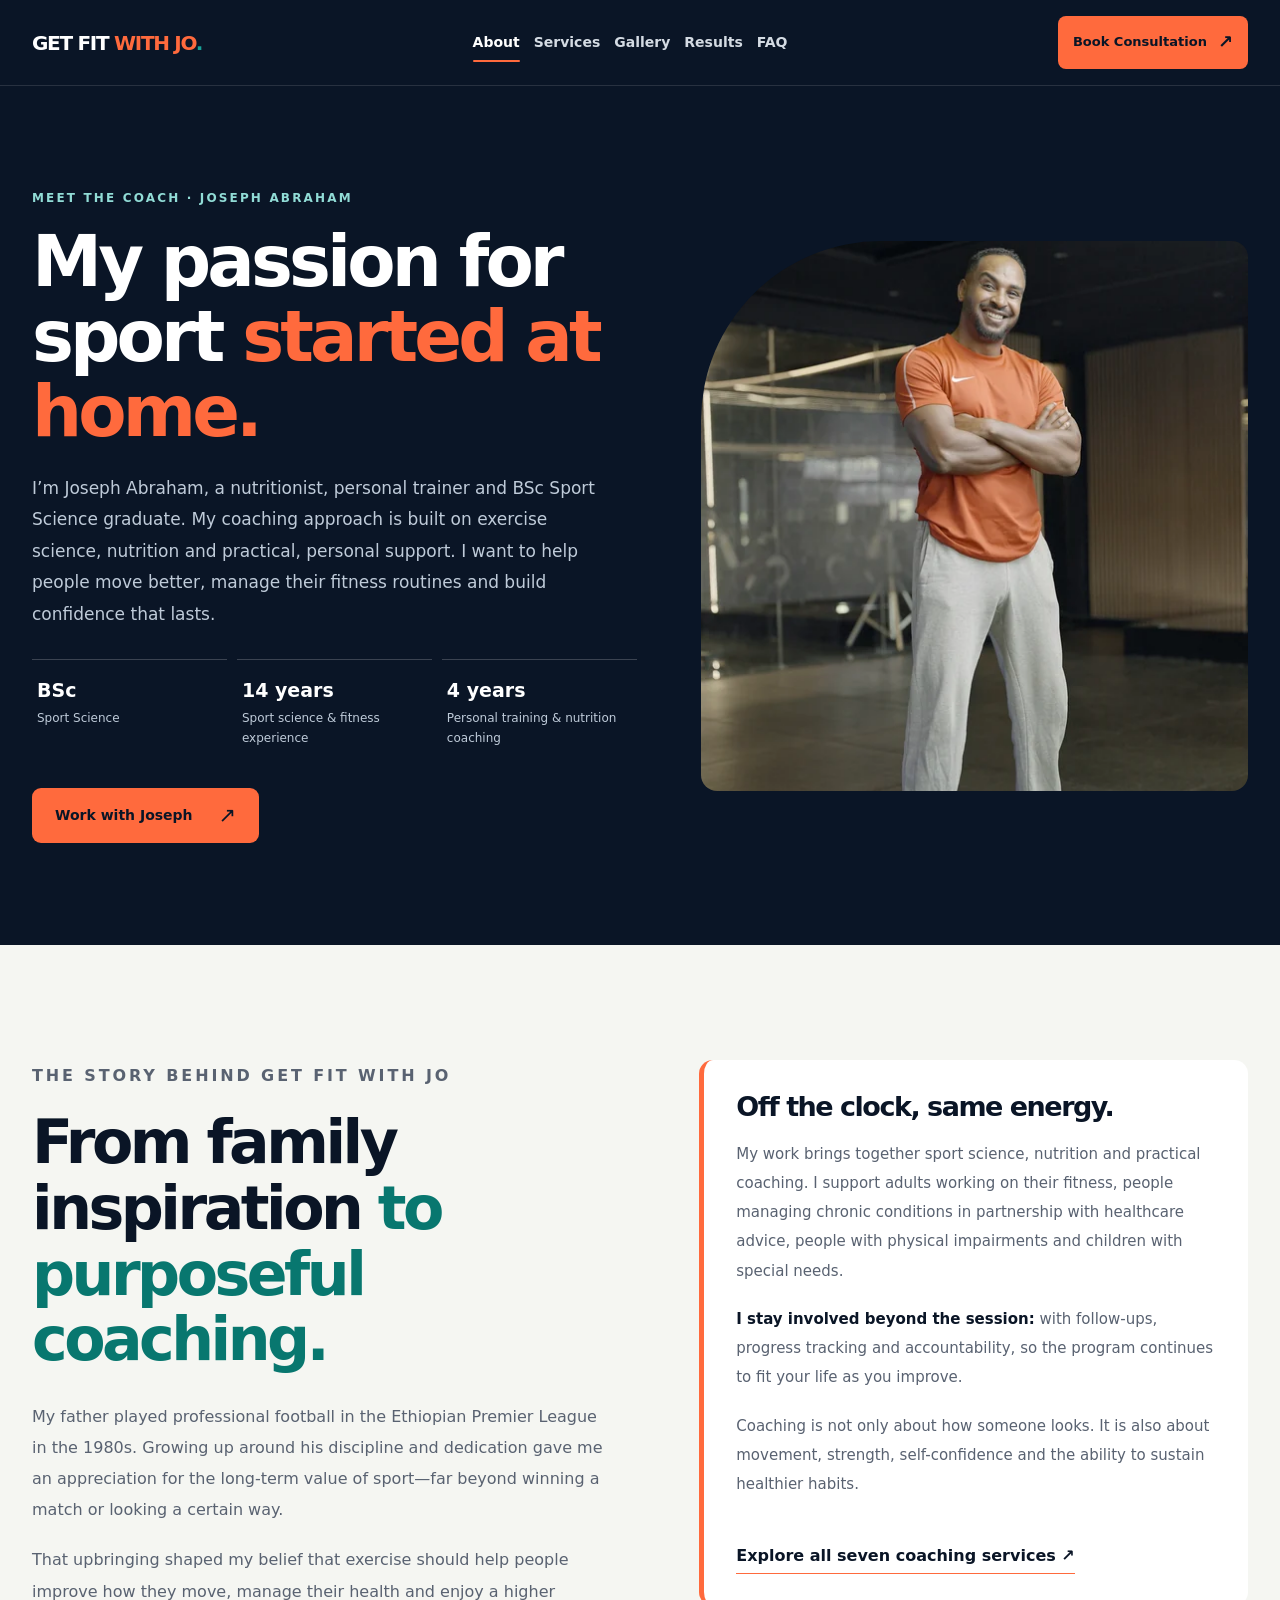
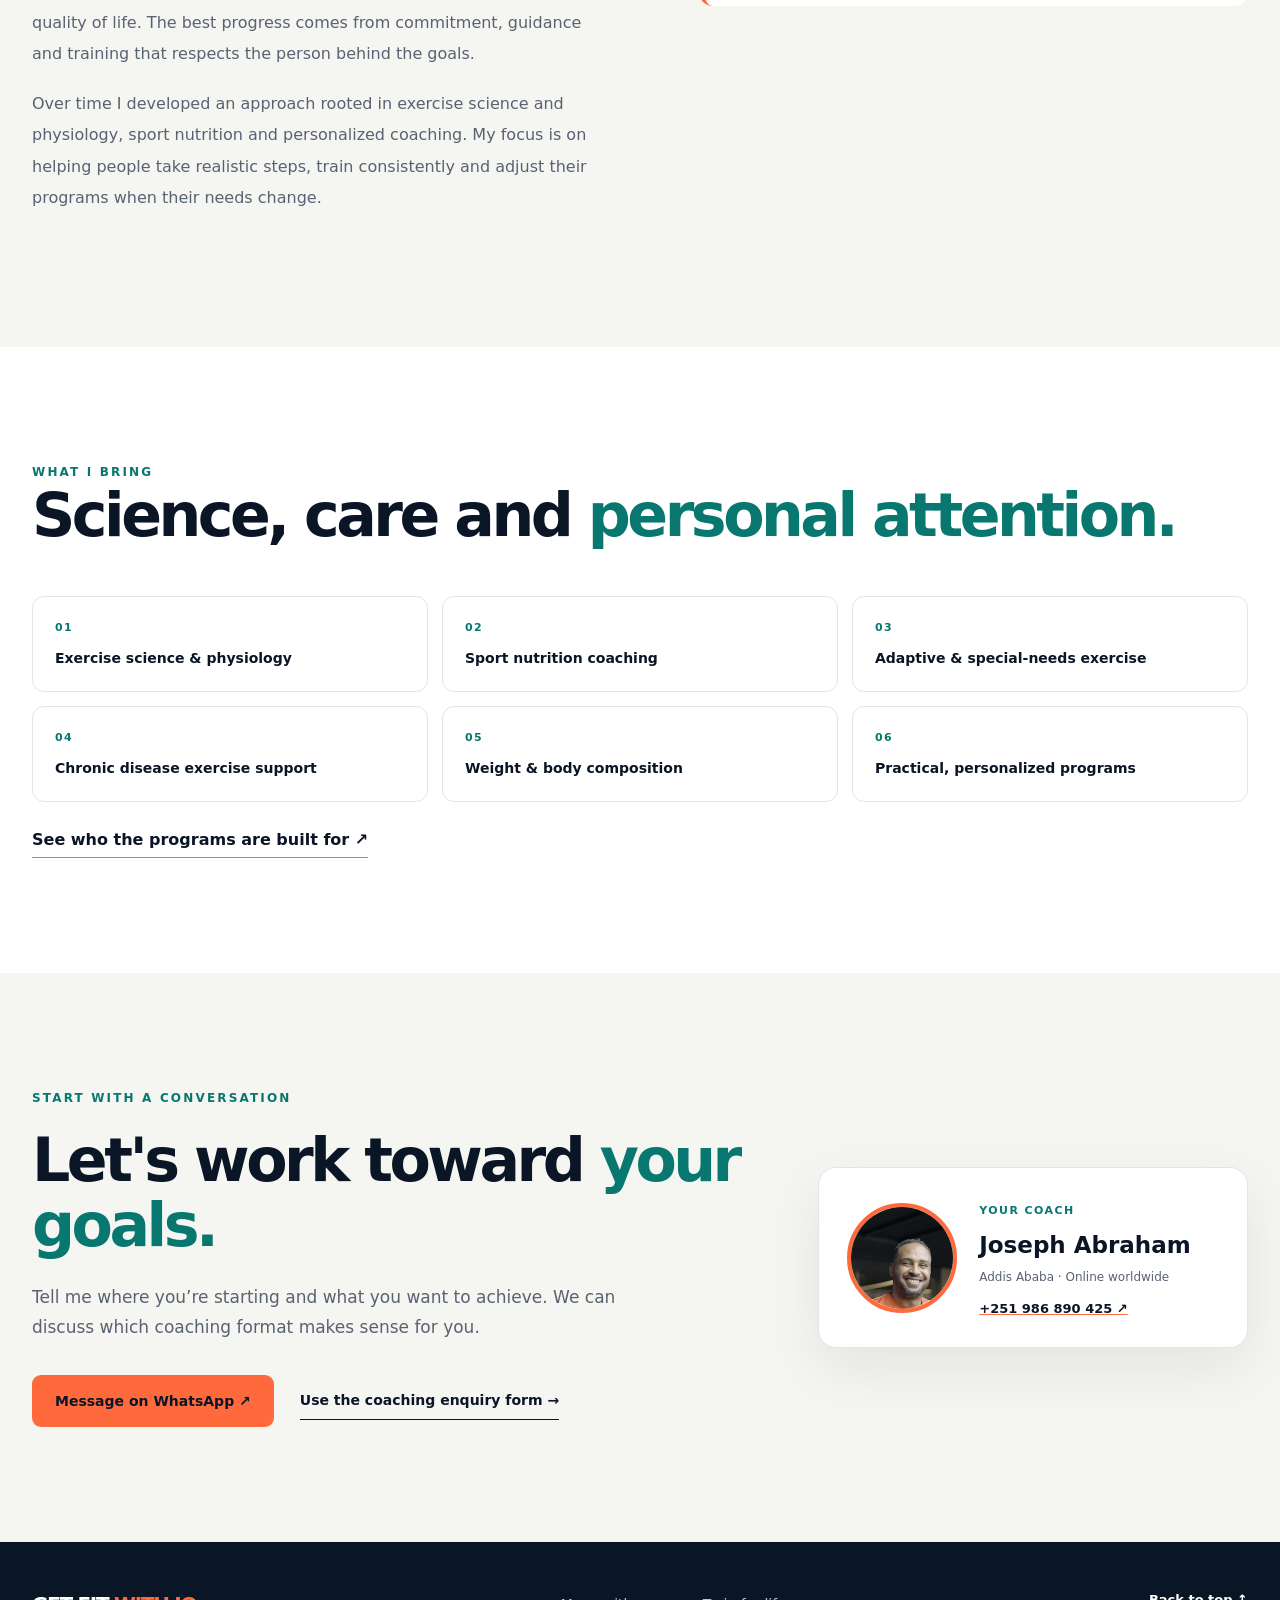
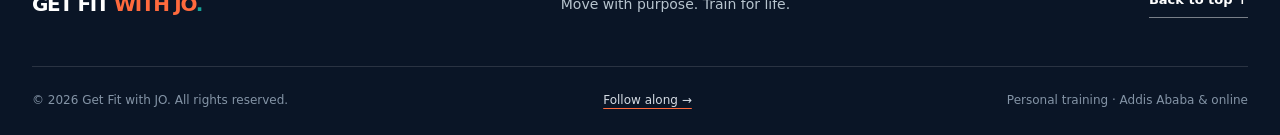
<file: about.html>
<!doctype html>
<html lang="en">
<head>
  <meta charset="utf-8"><meta name="viewport" content="width=device-width, initial-scale=1">
  <meta name="theme-color" content="#0A1526">
  <meta name="description" content="Meet Joseph Abraham, the sport science graduate, nutritionist and personal coach behind Get Fit with JO. Learn about his background, coaching philosophy and sporting roots in Ethiopia.">
  <link rel="canonical" href="https://jofitcoach.com/about.html">
  <meta property="og:type" content="profile"><meta property="og:title" content="About Joseph Abraham | Get Fit with JO"><meta property="og:description" content="My passion for sport started at home. Discover Joseph's story and sport-science-led coaching philosophy.">
  <meta property="og:image" content="https://jofitcoach.com/assets/getfit-social-preview.webp">
  <link rel="icon" href="assets/getfit-favicon.svg" type="image/svg+xml">
  <style id="site-css">
:root{
  --navy:#12213B;--deep:#0A1526;--orange:#FF6A3D;--teal:#17A398;
  --cream:#F5F6F2;--ink:#171B1F;--muted:#596271;--line:#E1E4E8;--teal-text:#08776F;
  --text:system-ui,-apple-system,'Segoe UI',Arial,sans-serif;--display:system-ui,-apple-system,'Segoe UI',Arial,sans-serif;
}
*,*::before,*::after{box-sizing:border-box}
html{scroll-behavior:smooth;scroll-padding-top:100px}
body{margin:0;color:var(--ink);background:#fff;font-family:var(--text);-webkit-font-smoothing:antialiased;font-size:16px;line-height:1.6}
body.menu-open{overflow:hidden}
a{color:inherit;text-decoration:none}img,video{display:block;max-width:100%}button{font:inherit}h1,h2,h3,p{margin:0}h1,h2,h3{font-family:var(--display);line-height:1.09;letter-spacing:-.055em}
.container{width:min(100% - 64px,1240px);margin-inline:auto}.skip-link{position:absolute;top:-100px;left:24px;z-index:100;background:var(--orange);color:var(--deep);padding:12px 18px;border-radius:4px}.skip-link:focus{top:12px}
:focus-visible{outline:3px solid var(--orange);outline-offset:4px}
.site-header{height:86px;background:var(--deep);color:#fff;border-bottom:1px solid rgba(255,255,255,.12);position:sticky;top:0;z-index:50}
.nav-shell{height:100%;display:flex;align-items:center;justify-content:space-between;gap:24px}
.brand{font-family:var(--display);font-size:20px;font-weight:700;letter-spacing:-.065em;white-space:nowrap;line-height:1}.brand>span{color:var(--orange)}.brand-dot{color:var(--teal)}
#site-nav{display:flex;gap:28px;align-items:center}#site-nav a{position:relative;font-size:14px;color:#D4DBE3;font-weight:600;transition:color .2s}#site-nav a:hover,#site-nav a[aria-current]{color:#fff}#site-nav a[aria-current]::after{content:"";position:absolute;left:0;right:0;bottom:-8px;height:2px;border-radius:2px;background:var(--orange)}
.nav-action{background:var(--orange);color:var(--deep);padding:13px 20px;font-size:13px;font-weight:700;border-radius:8px;white-space:nowrap;display:inline-flex;align-items:center;gap:20px;transition:transform .2s,filter .2s}.nav-action:hover{transform:translateY(-2px);filter:brightness(1.08)}.nav-action span{font-size:18px}
.menu-toggle{display:none;border:0;background:transparent;cursor:pointer;padding:12px;width:44px;height:44px;align-items:center;justify-content:center;flex-direction:column;gap:5px}.menu-toggle span{display:block;width:23px;height:2px;background:white;border-radius:3px;transition:transform .2s,opacity .2s}
.eyebrow{font-size:12px;font-weight:700;letter-spacing:.18em;line-height:1.7;text-transform:uppercase;color:var(--teal)}
.hero{color:#fff;background:var(--deep);overflow:hidden;position:relative}.hero-noise{position:absolute;right:0;top:0;width:64%;height:100%;opacity:.37;background:radial-gradient(ellipse at 60% 45%,#273b51 0,transparent 69%);pointer-events:none}.hero-layout{min-height:710px;display:grid;grid-template-columns:1fr .93fr;gap:clamp(28px,5vw,78px);align-items:center;padding-block:65px 38px;position:relative;z-index:1}
.hero-content{padding-bottom:25px}.hero-eyebrow{display:flex;align-items:center;gap:12px;color:#7ED0C9;margin-bottom:30px}.status-dot{height:9px;width:9px;background:var(--teal);border-radius:50%;box-shadow:0 0 0 6px rgba(23,163,152,.11)}
.hero h1{font-size:clamp(52px,5.3vw,79px);max-width:720px;line-height:1.045;color:#fff}.hero h1 span{color:var(--orange)}.hero-description{font-size:18px;line-height:1.85;color:#B8C5D1;max-width:520px;margin-top:28px}.hero-actions{display:flex;align-items:center;gap:28px;flex-wrap:wrap;margin-top:36px}
.button{display:inline-flex;align-items:center;justify-content:space-between;gap:26px;padding:17px 23px;font-weight:700;font-size:14px;border-radius:9px;white-space:nowrap;line-height:1.3;transition:transform .2s,box-shadow .2s}.button:hover{transform:translateY(-3px);box-shadow:0 16px 33px rgba(255,106,61,.19)}.button-orange{background:var(--orange);color:var(--deep)}.button span{font-size:21px;font-weight:500;line-height:1}.text-link{display:inline-flex;align-items:center;gap:16px;font-size:14px;font-weight:700;line-height:1.4;padding:9px 0;border-bottom:1px solid currentColor}.text-link span{font-size:20px}.light-link{color:#fff}.dark-link{color:var(--deep)}.text-link:hover{color:var(--orange)}
.coach-signature{display:flex;align-items:center;gap:15px;margin-top:50px}.coach-signature img{width:58px;height:58px;border-radius:50%;object-fit:cover;object-position:center;border:2px solid var(--orange)}.coach-signature strong,.coach-signature span{display:block}.coach-signature strong{font-family:var(--display);font-size:15px}.coach-signature span{color:#A9B6C7;font-size:12px;margin-top:3px}
.hero-visual{position:relative;min-width:0;height:590px;padding-top:15px;padding-right:20px}.hero-photo-frame>picture{display:block;width:100%;height:100%}.hero-photo-frame{height:100%;width:100%;border-radius:160px 18px 18px 18px;overflow:hidden;background:#1b2a38;position:relative;isolation:isolate}.hero-portrait{width:100%;height:100%;object-fit:cover;object-position:50% 20%;transform:scale(1);transition:transform .8s}.hero-photo-frame:hover .hero-portrait{transform:scale(1.025)}.hero-photo-frame::after{content:'';position:absolute;inset:0;background:linear-gradient(0deg,rgba(10,21,38,.8) 0,rgba(10,21,38,.03) 45%,rgba(10,21,38,.07) 100%);pointer-events:none}.visual-outline{position:absolute;top:0;right:3px;width:calc(100% - 35px);height:calc(100% - 3px);border:1px solid rgba(255,106,61,.62);border-radius:160px 18px 18px 18px;z-index:-1}.hero-floating-label{position:absolute;bottom:25px;left:28px;z-index:2;display:flex;align-items:center;gap:15px;background:rgba(10,21,38,.75);backdrop-filter:blur(8px);border:1px solid rgba(255,255,255,.16);padding:13px 19px;border-radius:10px;color:#DDE4E9;font-size:13px}.hero-floating-label strong{display:block;color:#fff;font-family:var(--display);font-size:16px}.label-mark{color:var(--orange);font-size:32px}
.hero-trust{display:grid;grid-template-columns:repeat(3,minmax(0,1fr));gap:20px;border-top:1px solid rgba(255,255,255,.13);padding-block:23px 25px;position:relative;z-index:1}.hero-trust>div{display:flex;align-items:center;gap:15px;font-size:14px;color:#CFD8E0;font-weight:600}.hero-trust>div+div{border-left:1px solid rgba(255,255,255,.15);padding-left:28px}.trust-icon{font-family:var(--display);font-size:13px;color:var(--orange)}
.intro-strip{background:var(--orange);color:var(--deep)}.intro-strip-inner{min-height:85px;display:flex;align-items:center;justify-content:space-between;gap:30px}.intro-strip p{font-family:var(--display);font-weight:700;letter-spacing:.025em;font-size:clamp(14px,1.5vw,18px)}.strip-asterisk{margin-inline:14px;font-weight:400}.intro-strip a{font-weight:700;font-size:13px;white-space:nowrap;border-bottom:1px solid var(--deep);padding-bottom:4px}.intro-strip a span{margin-left:12px;font-size:17px}
.section{padding:clamp(84px,9vw,132px) 0}.section-title{font-size:clamp(42px,4.7vw,67px);color:var(--deep);letter-spacing:-.058em}.section-title span{color:var(--teal-text)}.teal-eyebrow{color:var(--teal-text)}
.about-section{background:var(--cream)}.about-layout{display:grid;grid-template-columns:.89fr 1.11fr;gap:clamp(64px,9vw,142px);align-items:center}.about-visual{min-width:0;position:relative;padding-bottom:77px;padding-left:20px}.about-image-main{height:585px;max-width:430px;overflow:hidden;border-radius:12px 100px 12px 12px;background:#d1dedb;box-shadow:0 25px 60px rgba(10,21,38,.12)}.about-image-main img{width:100%;height:100%;object-fit:cover;object-position:48% 10%}.about-image-inset{position:absolute;bottom:43px;right:-35px;width:45%;height:260px;border:10px solid var(--cream);border-radius:14px;overflow:hidden;background:#d6e5ec}.about-image-inset img{width:100%;height:100%;object-fit:cover;object-position:center}.about-image-caption{position:absolute;top:18px;left:-20px;writing-mode:vertical-rl;transform:rotate(180deg);font-size:10px;font-weight:700;letter-spacing:.21em;color:var(--muted)}.small-cross{color:var(--orange);font-size:23px;vertical-align:middle}
.about-content>.eyebrow{margin-bottom:19px}.about-content>.section-title{max-width:640px}.about-content>.lead{font-size:20px;line-height:1.7;color:var(--deep);font-weight:600;margin-top:26px;max-width:610px}.about-content>p:not(.eyebrow):not(.lead){margin-top:19px;color:var(--muted);line-height:1.88;font-size:16px;max-width:600px}.about-points{margin:30px 0 25px;border-top:1px solid #D7DCD9}.about-points>div{display:grid;grid-template-columns:30px 1fr;column-gap:14px;padding:15px 0;border-bottom:1px solid #D7DCD9}.about-points span{color:var(--orange);font-size:20px;grid-row:span 2}.about-points strong{font-family:var(--display);font-size:16px;color:var(--deep)}.about-points small{font-size:13px;color:var(--muted);margin-top:4px;line-height:1.55}
.about-links{display:flex;flex-wrap:wrap;align-items:center;gap:10px 28px}
.programs-section{background:#fff}.section-heading{margin-bottom:48px}.split-heading{display:flex;justify-content:space-between;align-items:flex-end;gap:70px}.split-heading .eyebrow{margin-bottom:19px}.split-heading>p{max-width:380px;font-size:16px;line-height:1.8;color:var(--muted);margin-bottom:5px}.program-cards{display:grid;grid-template-columns:repeat(3,minmax(0,1fr));gap:23px}.program-card{background:#fff;border:1px solid #E4E7EB;border-radius:15px;overflow:hidden;box-shadow:0 12px 30px rgba(10,21,38,.045);transition:transform .25s,box-shadow .25s}@media(hover:hover){.program-card:hover{transform:translateY(-6px);box-shadow:0 23px 46px rgba(10,21,38,.1)}}.program-image{height:245px;position:relative;overflow:hidden;background:var(--navy)}.program-image img{width:100%;height:100%;object-fit:cover;object-position:center 22%;transition:transform .55s}.program-card:hover img{transform:scale(1.06)}.program-number{position:absolute;top:14px;left:14px;border-radius:7px;background:var(--orange);font-family:var(--display);font-size:13px;font-weight:700;color:var(--deep);padding:9px 13px}.program-body{padding:29px 29px 30px}.program-type{font-size:11px;font-weight:700;letter-spacing:.15em;color:var(--teal-text)}.program-body h3{font-size:25px;line-height:1.15;color:var(--deep);margin:14px 0}.program-body p{font-size:14.5px;line-height:1.8;color:var(--muted);min-height:105px}.program-body>a{display:flex;align-items:center;justify-content:space-between;padding-top:18px;border-top:1px solid var(--line);font-size:13px;font-weight:700;color:var(--deep);margin-top:20px}.program-body>a span{font-size:19px;color:var(--orange)}.program-body>a:hover{color:var(--orange)}
.specialty-block{margin-top:40px;background:var(--cream);border-radius:16px;padding:37px 43px;display:grid;grid-template-columns:.8fr 1.2fr;gap:35px;align-items:center}.specialty-block h3{font-size:25px;color:var(--deep);line-height:1.2;margin-top:10px}.specialty-block h3 span{color:var(--teal-text)}.specialty-list{display:grid;grid-template-columns:1fr 1fr;gap:10px}.specialty-list span{background:white;border:1px solid var(--line);border-radius:9px;padding:13px 15px;font-size:13px;font-weight:700;color:var(--navy)}.specialty-list span::before{content:'↗';color:var(--orange);margin-right:10px}.medical-note{font-size:12px;color:#64707c;line-height:1.65;margin-top:20px;max-width:850px}
.training-section{background:var(--deep);color:#fff;position:relative;overflow:hidden}.training-section::before{content:'';position:absolute;width:750px;height:750px;border:1px solid rgba(255,255,255,.04);border-radius:50%;right:-390px;top:-460px}.training-section .section-title{color:#fff}.training-section .section-title span{color:var(--orange)}.training-section .split-heading>p{color:#AABACB}.training-section .eyebrow{color:#7ED0C9}.video-grid{display:grid;grid-template-columns:repeat(2,minmax(0,400px));justify-content:center;gap:24px}.video-card{min-width:0}.video-stage{position:relative;aspect-ratio:9/13;border:1px solid rgba(255,255,255,.15);overflow:hidden;border-radius:15px;background:#152335}.video-stage video{height:100%;width:100%;object-fit:cover}.video-length{position:absolute;top:16px;left:17px;background:rgba(10,21,38,.78);border:1px solid rgba(255,255,255,.2);border-radius:50px;padding:6px 12px;color:#fff;font-size:10px;letter-spacing:.12em;font-weight:700;pointer-events:none}.video-info{display:flex;justify-content:space-between;gap:20px;align-items:flex-start;padding:20px 0}.video-info span{font-size:10px;letter-spacing:.12em;color:var(--teal);white-space:nowrap;padding-top:3px;font-weight:700}.video-info h3{font-size:18px;color:#fff;letter-spacing:-.025em;font-weight:600;text-align:right}.training-bottom{display:flex;justify-content:space-between;gap:20px;align-items:center;border-top:1px solid rgba(255,255,255,.15);padding-top:25px;margin-top:20px}.training-bottom>span{font-size:13px;color:#AABACB}
.process-section{background:#fff}.centered-heading{text-align:center;max-width:750px;margin-inline:auto;margin-bottom:55px}.centered-heading .eyebrow{margin-bottom:17px}.centered-heading>p:last-child{margin-top:21px;color:var(--muted)}.process-steps{display:grid;grid-template-columns:repeat(3,1fr);gap:23px}.process-step{padding:31px 30px 37px;border:1px solid var(--line);border-radius:15px;background:var(--cream);min-height:276px}.step-head{display:flex;justify-content:space-between;align-items:center;margin-bottom:43px}.step-head span{font-family:var(--display);font-size:17px;color:var(--deep);border-left:3px solid var(--orange);padding-left:8px;font-weight:700}.step-head i{display:grid;place-items:center;width:48px;height:48px;border:1px solid #D9DDDA;border-radius:50%;color:var(--teal);font-size:21px;font-style:normal}.process-step h3{color:var(--deep);font-size:23px;margin-bottom:12px}.process-step p{font-size:14px;line-height:1.8;color:var(--muted)}
.belief-section{background:var(--navy);color:#fff;overflow:hidden}.belief-layout{display:grid;grid-template-columns:330px 1fr;align-items:center;gap:clamp(60px,9vw,130px);min-height:440px}.belief-photo{height:440px;overflow:hidden;position:relative}.belief-photo img{height:100%;width:100%;object-fit:cover;object-position:58% 30%}.belief-photo:after{content:'';position:absolute;inset:0;background:linear-gradient(0deg,rgba(18,33,59,.2),transparent)}.belief-copy{padding:80px 0}.belief-copy .eyebrow{margin-bottom:20px}.belief-copy h2{font-size:clamp(38px,4.4vw,60px);max-width:740px}.belief-copy h2 span{color:var(--orange)}.belief-copy p:not(.eyebrow){font-size:17px;max-width:570px;color:#BDCAD9;margin:22px 0;line-height:1.85}
.contact-section{padding:clamp(85px,9vw,125px) 0;background:var(--cream)}.contact-layout{display:grid;grid-template-columns:1.25fr .75fr;gap:70px;align-items:center}.contact-layout .eyebrow{margin-bottom:19px}.contact-layout .section-title{max-width:710px}.contact-layout>div:first-child>p:not(.eyebrow){font-size:17px;color:var(--muted);max-width:600px;line-height:1.8;margin-top:23px}.contact-buttons{display:flex;align-items:center;flex-wrap:wrap;gap:26px;margin-top:32px}.contact-card{display:flex;align-items:center;gap:22px;border-radius:18px;padding:28px;background:#fff;border:1px solid var(--line);box-shadow:0 20px 55px rgba(10,21,38,.08)}.contact-card img{width:110px;height:110px;object-fit:cover;border:4px solid var(--orange);border-radius:50%;flex-shrink:0}.contact-card span{font-size:11px;font-weight:700;color:var(--teal-text);letter-spacing:.13em}.contact-card strong{display:block;font-family:var(--display);color:var(--deep);font-size:23px;margin:5px 0}.contact-card p{font-size:12px;color:var(--muted)}.contact-card a{font-size:13px;font-weight:700;color:var(--deep);text-decoration:underline;text-decoration-color:var(--orange);display:block;margin-top:11px}
.site-footer{background:var(--deep);color:#fff}.footer-top{min-height:125px;display:flex;justify-content:space-between;align-items:center;gap:25px;border-bottom:1px solid rgba(255,255,255,.13)}.footer-top p{font-size:14px;color:#B7C4CE}.back-to-top{font-weight:700;font-size:13px;border-bottom:1px solid rgba(255,255,255,.45);padding-bottom:6px}.footer-bottom{padding-block:24px;display:flex;justify-content:space-between;gap:15px;font-size:12px;color:#8494A6}
@media(max-width:1120px){.container{width:min(100% - 54px,1160px)}.hero-layout{gap:30px;min-height:600px}.hero h1{font-size:clamp(44px,5.5vw,70px)}.hero-visual{height:500px}.about-layout{gap:60px}.about-image-main{height:520px}.about-image-inset{right:-15px}.section-title{font-size:clamp(40px,4.6vw,58px)}.contact-layout{gap:35px}.contact-card{flex-direction:column;align-items:flex-start}}
@media(max-width:1050px){.site-header{height:73px}.nav-action{margin-left:auto;padding:11px 16px}#site-nav{position:absolute;top:73px;left:0;right:0;background:var(--deep);border-bottom:1px solid rgba(255,255,255,.18);display:none;flex-direction:column;align-items:stretch;padding:19px 28px 32px;gap:0;box-shadow:0 20px 30px rgba(0,0,0,.17);max-height:calc(100dvh - 73px);overflow:auto}#site-nav.is-open{display:flex}#site-nav a{font-size:16px;padding:15px 0;border-bottom:1px solid rgba(255,255,255,.12)}#site-nav a[aria-current]::after{left:auto;right:0;bottom:17px;width:28px}.menu-toggle{display:flex;order:4}.menu-toggle[aria-expanded=true] span:nth-child(1){transform:translateY(7px) rotate(45deg)}.menu-toggle[aria-expanded=true] span:nth-child(2){opacity:0}.menu-toggle[aria-expanded=true] span:nth-child(3){transform:translateY(-7px) rotate(-45deg)}}
@media(max-width:900px){.hero-layout{grid-template-columns:1fr 1fr}.hero h1{font-size:clamp(43px,5.8vw,63px)}.hero-description{font-size:16px}.hero-visual{height:470px}.about-layout{grid-template-columns:.8fr 1.2fr;gap:35px}.about-image-main{height:490px}.about-image-inset{height:185px;bottom:42px}.split-heading{gap:35px}.split-heading>p{max-width:295px}.program-cards{gap:13px}.program-body{padding:22px}.program-body h3{font-size:22px}.program-body p{min-height:140px}.specialty-block{padding:28px}.video-info{display:block}.video-info h3{text-align:left;margin-top:10px}.belief-layout{grid-template-columns:250px 1fr;gap:45px}.contact-layout{grid-template-columns:1fr}.contact-card{flex-direction:row;max-width:500px}}
@media(max-width:700px){.container{width:min(100% - 40px,610px)}.hero-layout{display:flex;flex-direction:column;align-items:stretch;gap:24px;padding-block:65px 26px;min-height:0}.hero-content{padding-bottom:0}.hero h1{font-size:clamp(47px,9.6vw,68px)}.hero-description{font-size:16px;line-height:1.75}.hero-eyebrow{font-size:10px;letter-spacing:.14em;margin-bottom:23px}.hero-actions{margin-top:26px;gap:22px}.coach-signature{margin-top:32px}.hero-visual{height:clamp(355px,76vw,520px);padding-right:11px;margin-top:4px}.hero-photo-frame{border-radius:96px 14px 14px 14px}.visual-outline{border-radius:96px 14px 14px 14px}.hero-portrait{object-position:50% 20%;transform:scale(1)}.hero-photo-frame:hover .hero-portrait{transform:scale(1.025)}.hero-trust{grid-template-columns:1fr 1fr;gap:14px;padding:19px 0}.hero-trust>div{font-size:11px;gap:9px}.hero-trust>div+div{padding-left:12px}.hero-trust>div:nth-child(3){display:none}.intro-strip-inner{min-height:72px}.intro-strip p{font-size:12px}.strip-asterisk{margin-inline:5px}.intro-strip a{display:none}.section{padding:77px 0}.section-title{font-size:clamp(39px,8.5vw,55px)}.about-layout{display:flex;flex-direction:column;gap:26px}.about-visual{width:min(100%,480px);padding-bottom:35px;padding-left:16px}.about-image-main{height:500px;max-width:390px}.about-image-inset{height:200px;right:0;bottom:0}.about-content>.lead{font-size:18px;margin-top:20px}.split-heading{display:block}.split-heading>p{max-width:580px;margin-top:21px;font-size:15px}.section-heading{margin-bottom:32px}.program-cards{grid-template-columns:1fr;gap:20px}.program-card{display:grid;grid-template-columns:minmax(0,.9fr) minmax(0,1.1fr)}.program-image{height:100%;min-height:292px}.program-body p{min-height:0}.specialty-block{display:block;padding:28px}.specialty-list{margin-top:23px}.video-grid{grid-template-columns:repeat(2,minmax(0,1fr));gap:18px}.training-bottom{display:block}.training-bottom .text-link{margin-top:13px}.process-steps{grid-template-columns:1fr;gap:14px}.process-step{min-height:0;padding:23px}.step-head{margin-bottom:18px}.belief-layout{grid-template-columns:155px 1fr;gap:25px;min-height:320px}.belief-photo{height:370px}.belief-copy{padding:55px 0}.belief-copy h2{font-size:clamp(29px,5.4vw,45px)}.belief-copy p:not(.eyebrow){font-size:13px;line-height:1.6}.contact-layout{gap:30px}.footer-top{min-height:115px}.footer-top p{display:none}}
@media(max-width:510px){.container{width:calc(100% - 36px)}.site-header{height:67px}.nav-shell{gap:6px}.brand{font-size:17px}.nav-action{font-size:11px;padding:10px 12px;gap:7px}#site-nav{top:67px}.menu-toggle{padding:9px;width:38px}.hero-layout{padding-top:47px}.hero h1{font-size:clamp(44px,11.6vw,61px)}.hero-description{font-size:15px}.hero-actions{flex-direction:column;align-items:stretch;gap:8px}.hero-actions .button{width:100%;justify-content:space-between}.hero-actions .text-link{align-self:flex-start;margin-top:7px}.hero-visual{height:380px}.hero-floating-label{left:14px;bottom:16px;padding:10px;font-size:10px;gap:8px}.hero-floating-label strong{font-size:13px}.label-mark{font-size:24px}.hero-trust{gap:8px}.hero-trust>div{font-size:10px}.intro-strip p{font-size:11px;letter-spacing:0}.about-image-main{height:440px}.about-image-inset{height:180px;width:43%}.about-image-caption{font-size:9px}.program-card{display:flex;flex-direction:column}.program-image{min-height:0;height:218px}.program-body{padding:24px}.program-body p{font-size:14px}.specialty-block{padding:23px}.specialty-list{grid-template-columns:1fr}.video-grid{grid-template-columns:1fr;gap:20px}.video-info{display:flex}.video-info h3{text-align:right;margin-top:0;font-size:17px}.belief-layout{display:flex;flex-direction:column;gap:0}.belief-photo{height:240px;max-width:240px;align-self:flex-start}.belief-copy{padding:36px 0 56px}.belief-copy h2{font-size:41px}.belief-copy p:not(.eyebrow){font-size:15px}.contact-card{padding:20px;gap:14px}.contact-card img{width:88px;height:88px}.contact-card strong{font-size:19px}.contact-buttons{align-items:flex-start;flex-direction:column}.footer-bottom{display:block}.footer-bottom p+p{margin-top:5px}}
@media(max-width:350px){.nav-action{display:none}.menu-toggle{margin-left:auto}.hero h1{font-size:43px}.hero-visual{height:328px}.intro-strip p{font-size:10px}.about-image-main{height:395px}.about-image-inset{height:150px}.contact-card img{width:76px;height:76px}}
@media(prefers-reduced-motion:reduce){html{scroll-behavior:auto}*,*::before,*::after{animation-duration:.01ms!important;transition-duration:.01ms!important;scroll-behavior:auto!important}}

/* Lightweight mobile and accessibility refinements; original brand palette retained. */
.dark-link:hover,.program-body>a:hover{color:var(--teal-text)}
@media(max-width:700px){.hero-floating-label{backdrop-filter:none;background:rgba(10,21,38,.90)}}
@media(max-width:510px){.nav-action{min-height:44px;font-size:12px}.menu-toggle{width:44px;min-width:44px;min-height:44px}.hero-eyebrow{font-size:11px}}

/* Content restoration: every prior business section with zero new heavy media. */
#site-nav{gap:clamp(16px,2vw,26px)}#site-nav a{white-space:nowrap}
.hero-promise{margin-top:20px;font-family:var(--display);font-weight:700;font-size:clamp(17px,1.6vw,23px);line-height:1.35;color:#fff;max-width:520px;border-left:3px solid var(--orange);padding-left:16px}
.hero-description{margin-top:17px}.hero-trust strong,.hero-trust small{display:block;line-height:1.4}.hero-trust strong{font-size:14px;font-weight:700;color:#fff}.hero-trust small{font-size:11px;line-height:1.6;color:#ACBDCC;margin-top:2px}.hero-trust>div{align-items:center}
.about-origin{background:#fff;border-left:4px solid var(--orange);border-radius:0 12px 12px 0;padding:21px 24px;margin:25px 0 26px;box-shadow:0 8px 20px rgba(10,21,38,.04)}
.about-origin strong{display:block;color:var(--deep);font-family:var(--display);font-size:20px;line-height:1.3;letter-spacing:-.025em;margin-bottom:10px}
.about-origin p{color:var(--muted);line-height:1.75;font-size:14px}
.specialized-services{display:grid;grid-template-columns:repeat(2,minmax(0,1fr));gap:18px;margin-top:24px}
.special-service{background:var(--cream);border:1px solid var(--line);border-radius:14px;padding:29px;display:flex;flex-direction:column;align-items:flex-start;min-height:275px;transition:border-color .2s,transform .2s}
.special-service:hover{transform:translateY(-3px);border-color:#B8C6CB}
.service-no{font-size:11px;letter-spacing:.14em;font-weight:800;color:var(--teal-text)}.special-service h3{font-size:24px;color:var(--deep);margin-top:14px;letter-spacing:-.04em}
.special-service p{color:var(--muted);line-height:1.75;font-size:14px;margin:12px 0 20px}.special-service a{font-size:13px;font-weight:700;color:var(--deep);border-bottom:1px solid var(--orange);margin-top:auto;padding-bottom:4px}
.audience-section{background:var(--cream)}.audience-grid{display:grid;grid-template-columns:repeat(3,minmax(0,1fr));gap:17px}
.audience-tile{background:#fff;border:1px solid var(--line);padding:28px 26px;border-radius:14px;min-height:187px}
.audience-tile>span{font-family:var(--display);font-size:14px;font-weight:800;color:var(--teal-text)}.audience-tile h3{color:var(--deep);font-size:20px;margin-top:12px;letter-spacing:-.04em}.audience-tile p{color:var(--muted);font-size:13.5px;margin-top:8px;line-height:1.7}
.packages-section{background:#fff}.package-grid{display:grid;grid-template-columns:repeat(3,minmax(0,1fr));gap:20px}.package-option{padding:30px 28px;border:1px solid var(--line);border-radius:14px;display:flex;flex-direction:column;background:#fff;box-shadow:0 10px 25px rgba(10,21,38,.045)}
.package-option>span{color:var(--teal-text);font-size:11px;font-weight:800;letter-spacing:.13em}.package-option h3{margin:15px 0 10px;font-size:26px;letter-spacing:-.045em;color:var(--deep)}.package-option p{font-size:14px;color:var(--muted);line-height:1.7;margin-bottom:24px}.package-option strong{font-size:16px;color:var(--deep)}.package-option small{font-size:13px;line-height:1.7;color:var(--muted);margin-top:8px}.package-option a{font-size:13px;color:var(--deep);font-weight:700;margin-top:auto;padding-top:22px;border-bottom:1px solid var(--orange);padding-bottom:6px;width:max-content;max-width:100%}.package-note{font-size:13px;margin-top:20px;color:var(--muted);line-height:1.7}
.results-section{background:var(--cream)}.results-layout{display:grid;grid-template-columns:minmax(0,1.4fr) minmax(260px,.6fr);gap:clamp(36px,6vw,85px);align-items:center}.results-main .eyebrow{margin-bottom:18px}.results-intro{font-size:17px;color:var(--muted);line-height:1.75;margin:24px 0 28px}.client-story{background:#fff;border:1px solid var(--line);border-radius:16px;padding:34px 36px;box-shadow:0 12px 34px rgba(10,21,38,.06)}.story-label{color:var(--teal-text);font-size:11px;font-weight:800;letter-spacing:.12em}.client-story h3{color:var(--deep);font-size:clamp(24px,2.3vw,34px);margin:13px 0;letter-spacing:-.045em}.client-story p{font-size:15px;line-height:1.9;color:var(--muted)}.story-footer{display:flex;justify-content:space-between;gap:24px;align-items:center;border-top:1px solid var(--line);padding-top:20px;margin-top:24px}.story-footer span{font-size:12px;color:var(--muted)}.story-footer strong{font-family:var(--display);display:block;font-size:23px;color:var(--deep);line-height:1.15}.story-footer a{font-size:12px;font-weight:700;color:var(--deep);border-bottom:1px solid var(--orange);padding-bottom:4px}.results-disclaimer{font-size:11px;color:var(--muted);margin-top:15px;line-height:1.7}.results-aside{background:var(--deep);color:#fff;border-radius:16px;overflow:hidden}.results-photo{height:360px}.results-photo img{width:100%;height:100%;object-fit:cover;object-position:50% 45%}.results-aside-caption{padding:25px;display:flex;flex-direction:column;gap:11px}.results-aside-caption .eyebrow{font-size:10px;color:#8BD4CD}.results-aside-caption strong{font-family:var(--display);font-size:23px;line-height:1.2;letter-spacing:-.035em}.results-aside-caption a{font-size:13px;color:#fff;text-decoration:underline;text-decoration-color:var(--orange);text-underline-offset:5px;margin-top:6px}
.social-section{background:var(--navy);color:white}.social-layout{display:grid;grid-template-columns:minmax(0,1fr) minmax(0,1fr);gap:70px;align-items:center}.social-layout .eyebrow{margin-bottom:18px;color:#A0DCD7}.social-layout .section-title{color:#fff}.social-layout .section-title span{color:#8DDED4}.social-layout>div:first-child>p:not(.eyebrow){font-size:15px;color:#BFCBD9;line-height:1.9;max-width:550px;margin-top:22px}
.social-grid{display:grid;grid-template-columns:repeat(2,minmax(0,1fr));gap:13px}.social-tile{border:1px solid rgba(255,255,255,.2);border-radius:13px;padding:22px 20px;min-height:135px}.social-tile>span{display:grid;place-items:center;color:var(--orange);font-size:28px;font-weight:700;width:38px;height:38px}.social-tile strong,.social-tile small{display:block}.social-tile strong{font-size:18px;margin-top:4px}.social-tile small{font-size:11px;color:#BFCBD9;margin-top:4px}
.footer-about-link{display:inline-block;margin-left:9px;color:#fff;text-decoration:underline;text-decoration-color:var(--orange);text-underline-offset:5px}
/* About-page layout */
.about-page-hero{background:var(--deep);padding:clamp(75px,8vw,135px) 0;color:#fff}.about-page-layout{display:grid;grid-template-columns:minmax(0,1.05fr) minmax(300px,.95fr);gap:clamp(35px,5vw,85px);align-items:center}.about-page-hero h1{font-size:clamp(43px,5.5vw,77px);line-height:1.07;max-width:760px;margin:16px 0 22px}.about-page-hero h1 span{color:var(--orange)}.about-page-hero .eyebrow{color:#91DCD6}.about-page-hero p:not(.eyebrow){font-size:17px;line-height:1.85;color:#BFCBD9;max-width:580px}.about-page-image{height:550px;border-radius:180px 16px 16px 16px;overflow:hidden}.about-page-image img{height:100%;width:100%;object-fit:cover;object-position:center 18%}.about-credential-grid{margin-top:29px;display:grid;grid-template-columns:repeat(3,1fr);gap:10px}.about-credential-grid div{padding:15px 5px;border-top:1px solid rgba(255,255,255,.2)}.about-credential-grid strong{font-size:19px;display:block;color:#fff}.about-credential-grid span{display:block;font-size:12px;color:#BFCBD9;margin-top:4px}
.story-section{background:var(--cream)}.story-layout{display:grid;grid-template-columns:minmax(0,1fr) minmax(0,.95fr);gap:clamp(30px,7vw,105px);align-items:start}.story-layout p{color:var(--muted);font-size:16px;line-height:1.95;margin-bottom:19px}.story-layout h2{margin:14px 0 28px}.story-highlight{padding:32px;border-radius:14px;border-left:5px solid var(--orange);background:#fff}.story-highlight h3{font-size:27px;color:var(--deep);margin-bottom:18px}.story-highlight strong{color:var(--deep)}.story-highlight p{font-size:15px}
.expertise-grid{display:grid;grid-template-columns:repeat(3,minmax(0,1fr));gap:14px}.expertise-grid div{padding:22px;border:1px solid var(--line);border-radius:12px;background:#fff;font-size:14px;font-weight:700;color:var(--deep)}.expertise-grid span{display:block;color:var(--teal-text);font-size:11px;letter-spacing:.13em;margin-bottom:10px}.story-link{display:inline-block;color:var(--deep);font-weight:700;margin-top:25px;border-bottom:1px solid var(--orange);padding-bottom:4px}
@media(max-width:1120px){.hero-promise{font-size:19px}}
@media(max-width:1010px){.hero-trust small{font-size:10px}.social-layout{gap:35px}}
@media(max-width:900px){#site-nav a{font-size:16px}.audience-grid{grid-template-columns:repeat(2,minmax(0,1fr))}.package-grid{gap:12px}.package-option{padding:24px}.results-layout{grid-template-columns:minmax(0,1.2fr) minmax(220px,.8fr);gap:28px}.results-photo{height:320px}}
@media(max-width:700px){.hero-promise{font-size:19px;margin-top:20px}.hero-trust{grid-template-columns:repeat(3,minmax(0,1fr));gap:8px}.hero-trust>div:nth-child(3){display:flex}.hero-trust>div{flex-direction:column;align-items:flex-start;gap:7px;padding:0 6px!important}.hero-trust strong{font-size:12px}.hero-trust small{font-size:9.5px}.specialized-services,.social-layout,.story-layout{grid-template-columns:1fr}.audience-grid{gap:12px}.package-grid{grid-template-columns:1fr}.package-option{min-height:0}.results-layout{grid-template-columns:1fr}.results-aside{display:grid;grid-template-columns:minmax(0,.55fr) minmax(0,1fr);align-items:stretch}.results-photo{height:240px}.social-grid{gap:10px}.about-page-layout{grid-template-columns:1fr}.about-page-image{height:400px;max-width:540px}.expertise-grid{grid-template-columns:repeat(2,minmax(0,1fr))}}
@media(max-width:510px){.hero-promise{font-size:17px}.hero-trust{grid-template-columns:repeat(3,minmax(0,1fr))}.hero-trust .trust-icon{font-size:11px}.hero-trust strong{font-size:11px}.hero-trust small{font-size:9px}.audience-grid,.specialized-services{grid-template-columns:1fr}.audience-tile{min-height:0;padding:23px}.special-service{min-height:0}.client-story{padding:25px 22px}.story-footer{flex-direction:column;align-items:flex-start}.results-aside{grid-template-columns:1fr}.results-photo{height:300px}.social-tile{padding:15px 12px;min-height:118px}.social-tile strong{font-size:16px}.social-tile small{font-size:10px}.about-credential-grid{grid-template-columns:1fr 1fr;gap:8px}.about-page-image{height:330px}}

/* Extra-small-screen readability for experience credentials */
@media(max-width:510px){.hero-trust{grid-template-columns:repeat(2,minmax(0,1fr))}.hero-trust>div:nth-child(3){grid-column:1/-1;flex-direction:row;align-items:center;padding-top:10px!important;border-top:1px solid rgba(255,255,255,.1)}.hero-trust strong{font-size:12px}.hero-trust small{font-size:10px}}


/* Coaching enquiry — responsive dual-channel contact form */
.enquiry-panel{scroll-margin-top:110px;margin-top:65px;background:#fff;border:1px solid var(--line);border-radius:22px;box-shadow:0 22px 68px rgba(10,21,38,.075);overflow:hidden}
.enquiry-intro{display:flex;align-items:center;justify-content:space-between;gap:40px;padding:35px clamp(22px,5vw,58px);background:var(--navy);color:white}
.enquiry-intro .eyebrow{color:#96DCD5;font-weight:700;margin:0 0 12px}
.enquiry-intro h3{font-size:clamp(30px,3.3vw,45px);line-height:1.12;letter-spacing:-.04em;color:#fff;margin:0}
.enquiry-intro h3 span{color:var(--orange)}
.enquiry-intro p:not(.eyebrow){font-size:15px;max-width:550px;color:#DFE7EE;line-height:1.7;margin:14px 0 0}
.enquiry-benefits{display:flex;flex-direction:column;gap:12px;flex:0 0 auto;border-left:1px solid rgba(255,255,255,.22);padding-left:29px;font-size:13px;color:#E2E9F0}
.enquiry-benefits strong{color:#FFAC87;margin-right:9px}
.enquiry-form{padding:clamp(22px,4vw,50px)}
.enquiry-fields{display:grid;grid-template-columns:repeat(2,minmax(0,1fr));gap:22px 24px}
.enquiry-field{display:flex;flex-direction:column;gap:9px;min-width:0}
.enquiry-field-full{grid-column:1/-1}
.enquiry-field label{font-size:14px;color:var(--deep);font-weight:700}
.enquiry-field label span{color:#BA481F}
.enquiry-field input,.enquiry-field select,.enquiry-field textarea{width:100%;min-width:0;border:1.5px solid #C6CFD7;border-radius:10px;padding:14px 15px;background:#FBFCFC;color:var(--deep);font:inherit;font-size:16px;line-height:1.5;transition:border-color .15s,box-shadow .15s}
.enquiry-field textarea{resize:vertical;min-height:128px}
.enquiry-field input:focus-visible,.enquiry-field select:focus-visible,.enquiry-field textarea:focus-visible,.enquiry-consent input:focus-visible,.enquiry-actions a:focus-visible,.enquiry-actions button:focus-visible{outline:3px solid rgba(23,163,152,.36);outline-offset:2px;border-color:var(--teal-text)}
.enquiry-field input::placeholder,.enquiry-field textarea::placeholder{color:#637182;opacity:1}
.enquiry-consent{display:flex;gap:12px;align-items:flex-start;margin:25px 0 23px;font-size:13px;color:#435162;line-height:1.65;cursor:pointer}
.enquiry-consent input{flex:0 0 19px;width:19px;height:19px;margin:2px 0 0;accent-color:var(--teal-text)}
.enquiry-consent a{color:var(--deep);font-weight:700;text-decoration:underline;text-decoration-color:var(--orange)}
.enquiry-actions{display:flex;flex-wrap:wrap;gap:14px;align-items:stretch}
.enquiry-actions .button{min-height:54px;min-width:225px;border:0;cursor:pointer;justify-content:center;text-align:center;font-family:inherit;white-space:normal}
.enquiry-actions button:disabled{opacity:.58;cursor:wait;transform:none}
.enquiry-whatsapp-button{color:#fff;background:var(--navy)}
.enquiry-whatsapp-button:hover{box-shadow:0 16px 35px rgba(18,33,59,.2)}
.enquiry-status{min-height:0;margin-top:15px;font-size:14px;line-height:1.65;font-weight:650}
.enquiry-status:empty{display:none}
.enquiry-status[data-state="success"]{color:#075D43}
.enquiry-status[data-state="error"]{color:#8C301D}
.enquiry-status[data-state="info"]{color:var(--navy)}
.enquiry-footnote{font-size:12px;color:#586576;line-height:1.65;margin-top:17px;max-width:940px}
.enquiry-honeypot{position:absolute!important;left:-9999px!important;width:1px!important;height:1px!important;overflow:hidden!important}
@media(max-width:760px){.enquiry-intro{align-items:flex-start;flex-direction:column;gap:23px}.enquiry-benefits{display:grid;grid-template-columns:repeat(3,1fr);width:100%;border-left:0;border-top:1px solid rgba(255,255,255,.22);padding:18px 0 0;gap:15px}.enquiry-benefits span{line-height:1.5}}
@media(max-width:520px){.enquiry-panel{margin-top:40px;border-radius:17px}.enquiry-intro{padding:25px 22px}.enquiry-fields{grid-template-columns:1fr;gap:19px}.enquiry-field-full{grid-column:auto}.enquiry-benefits{display:flex;gap:7px;font-size:12px}.enquiry-actions{flex-direction:column}.enquiry-actions .button{width:100%;min-width:0}.enquiry-form{padding:24px 19px}}
@media(prefers-reduced-motion:reduce){.enquiry-field input,.enquiry-field select,.enquiry-field textarea{transition:none}}

.footer-bottom a{color:#D4DBE3;text-decoration:underline;text-decoration-color:var(--orange);text-underline-offset:4px}
@media(max-width:1050px){#site-nav{gap:0}}

/* Get Fit with JO — editorial training gallery and coaching journey */
.jo-gallery-section{background:#fff}.jo-gallery-grid{display:grid;grid-template-columns:repeat(4,minmax(0,1fr));gap:18px}.jo-gallery-card{margin:0;min-width:0;border:1px solid var(--line);border-radius:15px;overflow:hidden;background:white;box-shadow:0 12px 27px rgba(10,21,38,.045)}.jo-gallery-image{height:315px;position:relative;overflow:hidden;background:var(--navy)}.jo-gallery-image img{width:100%;height:100%;object-fit:cover;object-position:center 15%;transition:transform .4s}.jo-gallery-card:hover img{transform:scale(1.04)}.jo-gallery-image:after{content:"";position:absolute;inset:40% 0 0;pointer-events:none;background:linear-gradient(0deg,rgba(10,21,38,.7),transparent)}.jo-gallery-index{position:absolute;z-index:1;left:15px;bottom:16px;font-size:11px;font-weight:800;letter-spacing:.1em;color:#fff}.jo-gallery-card figcaption{padding:21px}.jo-gallery-card figcaption strong{display:block;font-size:17px;line-height:1.35;color:var(--deep)}.jo-gallery-card figcaption span{display:block;font-size:12px;line-height:1.7;color:var(--muted);margin-top:7px}.jo-gallery-bottom{display:flex;justify-content:space-between;align-items:center;gap:20px;margin-top:25px;padding-top:20px;border-top:1px solid var(--line)}.jo-gallery-bottom p{color:var(--muted);font-size:14px}
.jo-transformations-section{background:var(--cream)}.jo-progress-showcase{display:grid;grid-template-columns:minmax(0,1.12fr) minmax(0,.88fr);background:white;border:1px solid var(--line);border-radius:18px;overflow:hidden;box-shadow:0 22px 44px rgba(10,21,38,.05)}.jo-progress-visual{min-width:0;min-height:450px;display:grid;grid-template-columns:repeat(2,minmax(0,1fr));gap:12px;padding:16px;background:var(--deep)}.jo-progress-frame{position:relative;isolation:isolate;overflow:hidden;min-width:0;display:flex;flex-direction:column;justify-content:space-between;padding:22px 18px;border-radius:10px;border:1px solid rgba(255,255,255,.16);background:radial-gradient(circle at 45% 38%,rgba(125,212,207,.18),transparent 52%),linear-gradient(145deg,#213A53,#0A1526)}.jo-progress-forward{background:radial-gradient(circle at 55% 33%,rgba(255,106,61,.2),transparent 52%),linear-gradient(145deg,#24535B,#12213B)}.jo-progress-frame:before{content:"";position:absolute;left:50%;top:45%;width:235px;height:235px;transform:translate(-50%,-50%);border:1px solid rgba(255,255,255,.15);border-radius:50%;box-shadow:0 0 0 38px rgba(255,255,255,.03),0 0 0 77px rgba(255,255,255,.02);z-index:-1}.jo-progress-frame:after{content:"";position:absolute;inset:50% 0 0;background:linear-gradient(0deg,rgba(6,15,29,.55),transparent);pointer-events:none;z-index:-1}.jo-progress-top{display:flex;align-items:center;gap:8px;color:#E7F0F3;font-size:10px;font-weight:800;letter-spacing:.1em}.jo-progress-dot{width:7px;height:7px;background:var(--teal);border-radius:50%;flex-shrink:0}.jo-progress-forward .jo-progress-dot{background:var(--orange)}.jo-progress-logo{align-self:center;margin:auto;color:rgba(255,255,255,.24);font-weight:800;font-size:clamp(55px,8vw,115px);line-height:1;letter-spacing:-.12em}.jo-progress-logo span{color:var(--orange)}.jo-progress-bottom{display:flex;flex-direction:column;gap:10px;color:#fff}.jo-progress-bottom small{color:#94D0CC;font-size:10px;font-weight:800;letter-spacing:.14em}.jo-progress-bottom strong{font-size:clamp(15px,1.5vw,21px);line-height:1.4}.jo-progress-copy{display:flex;flex-direction:column;align-items:flex-start;justify-content:center;padding:clamp(28px,4vw,55px)}.jo-progress-eyebrow{color:var(--teal-text);font-size:11px;font-weight:800;letter-spacing:.14em}.jo-progress-copy h3{margin:17px 0;font-size:clamp(30px,3vw,46px);color:var(--deep);line-height:1.13}.jo-progress-copy h3 span{color:var(--teal-text)}.jo-progress-copy>p{font-size:14px;line-height:1.85;color:var(--muted)}.jo-progress-values{width:100%;margin:24px 0;border-top:1px solid var(--line)}.jo-progress-values>div{display:flex;align-items:center;gap:13px;padding:11px 0;border-bottom:1px solid var(--line)}.jo-progress-values>div>span{flex:0 0 25px;color:var(--orange);font-size:18px}.jo-progress-values p{display:flex;flex-direction:column;margin:0}.jo-progress-values strong{font-size:13px;color:var(--deep)}.jo-progress-values small{font-size:12px;line-height:1.5;color:var(--muted);margin-top:3px}

.jo-faq-section{background:#fff}.jo-faq-layout{display:grid;grid-template-columns:minmax(250px,.85fr) minmax(0,1.15fr);gap:clamp(35px,7vw,100px);align-items:start}.jo-faq-intro>.eyebrow{margin-bottom:20px}.jo-faq-intro>p:not(.eyebrow){color:var(--muted);font-size:16px;line-height:1.85;margin:20px 0 26px}.jo-faq-items{border-top:1px solid var(--line)}.jo-faq-items details{border-bottom:1px solid var(--line);padding:0}.jo-faq-items summary{list-style:none;cursor:pointer;display:flex;justify-content:space-between;align-items:center;gap:15px;padding:22px 4px;font-weight:750;color:var(--deep);font-size:17px;line-height:1.45}.jo-faq-items summary::-webkit-details-marker{display:none}.jo-faq-items summary>span{display:grid;place-items:center;width:28px;height:28px;flex:none;border-radius:50%;background:var(--cream);color:var(--teal-text);font-size:21px;font-weight:500}.jo-faq-items details[open] summary>span{transform:rotate(45deg)}.jo-faq-items details p{padding:0 36px 25px 4px;color:var(--muted);font-size:14px;line-height:1.9}.jo-faq-items summary:focus-visible{outline:3px solid var(--orange);outline-offset:3px}
.jo-booking-guide{margin-top:55px;display:grid;grid-template-columns:1fr 1fr;gap:32px;align-items:center;border:1px solid #D2E2DF;border-radius:18px;background:#EBF5F1;padding:clamp(24px,3.5vw,44px)}.jo-booking-guide .eyebrow{margin-bottom:13px}.jo-booking-guide h3{color:var(--deep);font-size:clamp(27px,3vw,39px);line-height:1.15}.jo-booking-guide h3 span{color:var(--teal-text)}.jo-booking-guide p:not(.eyebrow){color:#455560;font-size:14px;line-height:1.8;margin-top:13px}.jo-booking-steps{list-style:none;margin:0;padding:0;display:grid;gap:11px}.jo-booking-steps li{display:flex;align-items:center;gap:16px;background:white;border:1px solid #D3E2E0;border-radius:9px;padding:14px 16px;font-size:14px;color:var(--deep);line-height:1.5}.jo-booking-steps strong{font-size:13px;color:var(--teal-text)}

@media(max-width:1100px){.jo-gallery-grid{grid-template-columns:repeat(2,minmax(0,1fr))}.jo-gallery-image{height:315px}.jo-progress-showcase{grid-template-columns:1fr}.jo-progress-visual{min-height:345px}.jo-progress-frame{min-height:345px}.jo-progress-logo{font-size:90px}}
@media(max-width:700px){.jo-faq-layout,.jo-booking-guide{grid-template-columns:1fr}.jo-faq-layout{gap:32px}.jo-gallery-grid{gap:12px}.jo-gallery-image{height:260px}.jo-gallery-card figcaption{padding:16px}.jo-gallery-card figcaption strong{font-size:15px}.jo-gallery-card figcaption span{font-size:11px}.jo-gallery-bottom{align-items:flex-start;flex-direction:column}.jo-progress-visual{min-height:290px;padding:10px}.jo-progress-frame{min-height:290px;padding:14px}.jo-progress-logo{font-size:70px}.jo-progress-copy{padding:30px 22px}.jo-booking-guide{margin-top:36px}}
@media(max-width:440px){.jo-gallery-grid{grid-template-columns:1fr}.jo-gallery-image{height:325px}.jo-gallery-card figcaption strong{font-size:17px}.jo-gallery-card figcaption span{font-size:12px}.jo-progress-visual{min-height:250px;gap:8px}.jo-progress-frame{min-height:250px;padding:13px 10px}.jo-progress-top{font-size:9px}.jo-progress-logo{font-size:55px}.jo-progress-bottom strong{font-size:14px}.jo-faq-items summary{font-size:16px;padding:18px 2px}}
@media(prefers-reduced-motion:reduce){.jo-gallery-image img,.jo-faq-items summary>span{transition:none}}

/* Consolidated gallery, consultation and payment experience */
.site-header .nav-shell{gap:15px}.site-header #site-nav{gap:18px}.site-header #site-nav a{white-space:nowrap}.nav-action{gap:11px!important}
.header-phone{display:inline-flex;align-items:center;gap:8px;white-space:nowrap;color:#fff;border:1px solid rgba(255,255,255,.24);border-radius:9px;padding:11px;font-weight:750;font-size:13px}.header-phone:hover{color:var(--orange);border-color:var(--orange)}
.jo-gallery-videos{background:var(--deep);border-radius:19px;padding:clamp(22px,3vw,44px);color:#fff;margin:0 0 40px;scroll-margin-top:105px}.jo-gallery-videos-head{display:flex;align-items:flex-end;justify-content:space-between;gap:20px;margin-bottom:25px}.jo-gallery-videos-head h3{font-size:30px;color:white}.jo-gallery-videos-head p{font-size:13px;color:#C7D4DB}.jo-gallery-videos .video-grid{grid-template-columns:repeat(2,minmax(0,330px));gap:22px}.jo-gallery-videos .video-stage{aspect-ratio:9/11}.jo-gallery-videos .video-info h3{color:white}.jo-gallery-moments{font-size:24px;color:var(--deep);margin-bottom:22px}.social-tile{display:block;cursor:pointer;transition:transform .2s,border-color .2s}.social-tile:hover{transform:translateY(-3px);border-color:var(--orange)}.social-tile:focus-visible{outline:3px solid var(--orange)}
.jo-consultation-section{padding:clamp(80px,8vw,115px) 0}.jo-consultation-layout{display:grid;grid-template-columns:minmax(290px,.84fr) minmax(0,1.16fr);gap:22px}.jo-consultation-info{display:flex;flex-direction:column;align-items:flex-start;border-radius:19px;background:var(--deep);color:#fff;padding:clamp(28px,3.4vw,48px)}.jo-consultation-coach{display:flex;align-items:center;gap:14px;border-bottom:1px solid rgba(255,255,255,.18);padding-bottom:23px;width:100%}.jo-consultation-coach img{width:70px;height:70px;border-radius:50%;object-fit:cover;border:2px solid var(--orange)}.jo-consultation-coach span{font-size:11px;letter-spacing:.12em;color:#8FDED5}.jo-consultation-coach h3{font-size:20px;margin:4px 0}.jo-consultation-coach small{font-size:11px;line-height:1.5;color:#BDCDD8}.jo-consultation-info>h3{font-size:clamp(30px,3.3vw,47px);margin:30px 0 20px;letter-spacing:-.055em;line-height:1.12}.jo-consultation-info>p:not(.jo-consultation-hint){font-size:15px;color:#CAD7E0;line-height:1.85}.jo-consultation-phone{display:flex;align-items:flex-start;flex-direction:column;margin-top:28px;padding:23px;background:#182C43;border:1px solid rgba(255,255,255,.16);border-radius:12px;width:100%}.jo-consultation-phone span{font-weight:800;font-size:11px;letter-spacing:.12em;color:#A5E4DE}.jo-consultation-phone a:first-of-type{font-size:clamp(27px,3vw,37px);font-weight:850;letter-spacing:-.05em;margin:9px 0 15px}.jo-consultation-phone a:first-of-type:hover{color:var(--orange)}.jo-consultation-phone a:last-of-type{font-size:13px;text-decoration:underline;text-decoration-color:var(--orange);text-underline-offset:4px}.jo-consultation-hint{font-size:12px;line-height:1.8;color:#B7CEDA;margin-top:auto;padding-top:25px}
.jo-consultation-form{background:#fff;border:1px solid var(--line);border-radius:19px;overflow:hidden;scroll-margin-top:104px;box-shadow:0 14px 39px rgba(10,21,38,.05)}.jo-consultation-form-header{padding:31px clamp(24px,3vw,42px) 0}.jo-consultation-form-header h3{font-size:clamp(27px,3vw,40px);color:var(--deep);margin:9px 0}.jo-consultation-form-header p:not(.eyebrow){font-size:13px;line-height:1.7;color:var(--muted)}.jo-consultation-form .enquiry-form{padding:26px clamp(24px,3vw,42px) 36px}.jo-consultation-form .enquiry-fields{gap:16px}.jo-consultation-form .enquiry-field textarea{min-height:95px}.jo-consultation-form .enquiry-actions{gap:12px}.jo-consultation-form .enquiry-actions .button{min-width:0;flex:1}.jo-legacy-anchor{display:block;position:relative;top:-90px;height:0}
.jo-mobile-actions{display:none}
@media(max-width:1300px){.header-phone{display:none}.site-header #site-nav{gap:14px}.site-header .nav-action{padding:12px 15px}}
@media(max-width:1000px){.jo-consultation-layout{grid-template-columns:1fr}.jo-consultation-info{padding:30px}.jo-consultation-hint{padding-top:15px}}
@media(max-width:760px){.jo-gallery-videos{padding:20px}.jo-gallery-videos-head{align-items:flex-start;flex-direction:column}.jo-gallery-videos .video-grid{grid-template-columns:repeat(2,minmax(0,1fr));gap:11px}.jo-gallery-videos .video-info{display:block}.jo-gallery-videos .video-info h3{font-size:16px;margin-top:7px}.jo-consultation-form .enquiry-fields{grid-template-columns:1fr}.jo-mobile-actions{position:fixed;z-index:49;bottom:0;left:0;right:0;display:grid;grid-template-columns:1fr 1fr;gap:10px;padding:9px 13px max(9px,env(safe-area-inset-bottom));background:var(--deep);box-shadow:0 -5px 25px rgba(0,0,0,.16)}.jo-mobile-actions a{min-height:45px;display:flex;align-items:center;justify-content:center;border-radius:8px;background:var(--orange);font-weight:800;font-size:13px;color:var(--deep)}.jo-mobile-actions a+a{background:#E7F6F4}body{padding-bottom:68px}}
@media(max-width:510px){.jo-gallery-videos .video-stage{aspect-ratio:9/12}.jo-consultation-info>h3{font-size:33px}.jo-consultation-form .enquiry-form{padding:22px 19px}.jo-consultation-form-header{padding:25px 20px 0}.jo-consultation-form .enquiry-actions{flex-direction:column}.jo-consultation-form .enquiry-actions .button{width:100%}}
@media(prefers-reduced-motion:reduce){.social-tile{transition:none}}


/* Premium motion system — progressive, lightweight, reduced-motion aware */
:root{--jo-motion-ease:cubic-bezier(.22,1,.36,1)}
.site-header{transition:background .3s ease,box-shadow .3s ease}
.site-header.is-scrolled{background:rgba(10,21,38,.96);box-shadow:0 14px 35px rgba(10,21,38,.15);-webkit-backdrop-filter:blur(15px);backdrop-filter:blur(15px)}
.site-header:after{content:"";position:absolute;bottom:0;left:0;width:100%;height:2px;background:var(--orange);pointer-events:none;transform-origin:left;transform:scaleX(var(--scroll-progress,0))}
#site-nav a:not([aria-current]):after{content:"";position:absolute;bottom:-8px;left:0;width:100%;height:2px;background:var(--teal);transform:scaleX(0);transform-origin:left;transition:transform .3s var(--jo-motion-ease)}
#site-nav a:not([aria-current]):hover:after,#site-nav a:not([aria-current]):focus-visible:after{transform:scaleX(1)}
.button>span,.nav-action>span,.text-link>span{display:inline-block;transition:transform .28s var(--jo-motion-ease)}
.button:hover>span,.nav-action:hover>span{transform:translate(3px,-3px)}
.text-link:hover>span{transform:translateX(4px)}
@keyframes jo-enter{from{opacity:0;transform:translate3d(0,22px,0)}to{opacity:1;transform:none}}
@keyframes jo-image-enter{from{opacity:0;transform:scale(.965)}to{opacity:1;transform:scale(1)}}
.motion-ready .hero-eyebrow{animation:jo-enter .6s var(--jo-motion-ease) .05s both}
.motion-ready .hero h1{animation:jo-enter .7s var(--jo-motion-ease) .13s both}
.motion-ready .hero-promise{animation:jo-enter .65s var(--jo-motion-ease) .21s both}
.motion-ready .hero-description{animation:jo-enter .65s var(--jo-motion-ease) .29s both}
.motion-ready .hero-actions{animation:jo-enter .65s var(--jo-motion-ease) .37s both}
.motion-ready .coach-signature{animation:jo-enter .7s var(--jo-motion-ease) .44s both}
.motion-ready .hero-photo-frame{animation:jo-image-enter .9s var(--jo-motion-ease) .13s both}
.motion-ready .hero-trust{animation:jo-enter .65s var(--jo-motion-ease) .5s both}
.motion-ready .about-page-layout>div:first-child{animation:jo-enter .75s var(--jo-motion-ease) .09s both}
.motion-ready .about-page-image{animation:jo-image-enter .9s var(--jo-motion-ease) .13s both}
.hero-visual{transform:translate3d(0,var(--photo-shift,0px),0)}
.motion-ready .motion-reveal{opacity:0;transform:translate3d(0,23px,0);transition:opacity .68s var(--jo-motion-ease),transform .68s var(--jo-motion-ease);transition-delay:var(--motion-delay,0ms)}
.motion-ready .motion-reveal.is-visible{opacity:1;transform:none}
.motion-ready .program-cards .program-card,.motion-ready .jo-gallery-grid .jo-gallery-card,.motion-ready .audience-grid .audience-tile{opacity:0;translate:0 16px;transition:opacity .55s var(--jo-motion-ease),translate .55s var(--jo-motion-ease),transform .28s var(--jo-motion-ease),box-shadow .28s ease}
.motion-ready .program-cards.is-visible .program-card,.motion-ready .jo-gallery-grid.is-visible .jo-gallery-card,.motion-ready .audience-grid.is-visible .audience-tile{opacity:1;translate:0 0}
.motion-ready .program-cards.is-visible .program-card:nth-child(2),.motion-ready .jo-gallery-grid.is-visible .jo-gallery-card:nth-child(2),.motion-ready .audience-grid.is-visible .audience-tile:nth-child(2){transition-delay:85ms}
.motion-ready .program-cards.is-visible .program-card:nth-child(3),.motion-ready .jo-gallery-grid.is-visible .jo-gallery-card:nth-child(3),.motion-ready .audience-grid.is-visible .audience-tile:nth-child(3){transition-delay:170ms}
.motion-ready .jo-gallery-grid.is-visible .jo-gallery-card:nth-child(4),.motion-ready .audience-grid.is-visible .audience-tile:nth-child(4){transition-delay:220ms}
.program-card{position:relative;isolation:isolate}
.program-card:after{content:"";position:absolute;inset:0;z-index:2;pointer-events:none;background:radial-gradient(280px circle at var(--hover-x,50%) var(--hover-y,45%),rgba(255,106,61,.14),transparent 72%);opacity:0;border-radius:inherit;transition:opacity .25s}
@media(hover:hover) and (pointer:fine){.program-card:hover:after{opacity:1}}
.special-service:hover{box-shadow:0 17px 40px rgba(10,21,38,.09);border-color:rgba(23,163,152,.4)}
.jo-gallery-image{position:relative;isolation:isolate}
.gallery-view-button{position:absolute;inset:0;border:0;background:linear-gradient(transparent 55%,rgba(10,21,38,.6));display:flex;align-items:flex-end;justify-content:flex-end;padding:17px;cursor:zoom-in;opacity:0;transition:opacity .28s ease;color:white}
.gallery-view-button span{background:var(--orange);color:var(--deep);border-radius:100px;padding:9px 14px;font-size:12px;font-weight:800}
.jo-gallery-card:hover .gallery-view-button,.gallery-view-button:focus-visible{opacity:1}
.gallery-view-button:focus-visible{outline:3px solid var(--orange);outline-offset:-4px}
@media(hover:none){.gallery-view-button{opacity:1;background:linear-gradient(transparent 70%,rgba(10,21,38,.32));padding:9px}.gallery-view-button span{padding:7px 11px}}
.jo-lightbox{width:min(920px,calc(100vw - 26px));max-width:920px;max-height:92dvh;margin:auto;background:var(--deep);color:white;border:1px solid rgba(255,255,255,.16);border-radius:17px;padding:15px;box-shadow:0 35px 95px rgba(0,0,0,.45);overflow:auto}
.jo-lightbox::backdrop{background:rgba(6,14,26,.87);-webkit-backdrop-filter:blur(7px);backdrop-filter:blur(7px)}
.jo-lightbox-head,.jo-lightbox-foot{display:flex;align-items:center;justify-content:space-between;gap:12px}
.jo-lightbox-head{padding-bottom:13px}
.jo-lightbox-head span{font-size:12px;letter-spacing:.1em;color:#B5DFDC;font-weight:750}
.jo-lightbox button{border:1px solid rgba(255,255,255,.25);border-radius:100px;min-width:44px;height:44px;background:#20354A;color:#fff;cursor:pointer;font:inherit;font-size:21px}
.jo-lightbox button:hover,.jo-lightbox button:focus-visible{background:var(--orange);color:var(--deep)}
.jo-lightbox img{display:block;width:100%;max-height:64dvh;object-fit:contain;background:#13263B;border-radius:10px}
.jo-lightbox figure{margin:0}
.jo-lightbox-foot{padding:15px 3px 2px}
.jo-lightbox-foot strong{font-size:17px}
.jo-lightbox-foot p{font-size:12px;color:#C5D4DD;margin-top:5px}
.jo-lightbox-controls{display:flex;gap:7px;flex:none}
.service-quick-book{margin-top:12px;display:inline-flex;align-items:center;justify-content:center;padding:11px 13px;min-height:43px;border:1px solid #A8DCD3;border-radius:9px;background:#E9F7F3;color:var(--deep);font:inherit;font-size:12px;font-weight:800;line-height:1.3;cursor:pointer;transition:background .2s,transform .2s var(--jo-motion-ease)}
.service-quick-book:hover,.service-quick-book:focus-visible{background:#D3F2E9;transform:translateY(-2px)}
.program-body>.service-quick-book{width:100%}
.special-service>.service-quick-book{margin-top:auto}
.jo-consultation-form:focus-within{box-shadow:0 18px 52px rgba(10,21,38,.12);border-color:#A1DAD1}
.jo-form-progress{margin-bottom:21px;padding:13px 15px;border:1px solid #D6E9E4;border-radius:11px;background:#F0F7F5}
.jo-form-progress-copy{display:flex;align-items:center;justify-content:space-between;gap:15px;color:var(--deep);font-size:12px;font-weight:750}
.jo-form-progress-copy small{font-size:11px;color:var(--teal-text);white-space:nowrap}
.jo-form-progress-track{height:5px;border-radius:20px;background:#D6E6E2;margin-top:10px;overflow:hidden}
.jo-form-progress-fill{display:block;height:100%;width:0;border-radius:inherit;background:linear-gradient(90deg,var(--teal),var(--orange));transition:width .32s var(--jo-motion-ease)}
.enquiry-field input,.enquiry-field textarea,.enquiry-field select{transition:border-color .2s ease,box-shadow .2s ease}
.enquiry-field:focus-within label{color:var(--teal-text)}
.jo-faq-items summary>span{transition:transform .28s var(--jo-motion-ease),background-color .28s ease}
.jo-faq-items details[open] summary>span{background:#E4F6F1}
@supports (interpolate-size:allow-keywords){.jo-faq-items{interpolate-size:allow-keywords}.jo-faq-items details::details-content{block-size:0;overflow:hidden;transition:block-size .3s var(--jo-motion-ease),content-visibility .3s allow-discrete}.jo-faq-items details[open]::details-content{block-size:auto}}
@media(max-width:1050px){#site-nav{display:flex;opacity:0;visibility:hidden;pointer-events:none;transform:translateY(-8px);transition:opacity .24s var(--jo-motion-ease),transform .24s var(--jo-motion-ease),visibility .24s}#site-nav.is-open{display:flex;opacity:1;visibility:visible;pointer-events:auto;transform:none}}
@media(max-width:700px){.hero-visual{--photo-shift:0px!important}.service-quick-book{min-height:44px}.jo-lightbox{padding:9px}.jo-lightbox img{max-height:58dvh}}
@media(prefers-reduced-motion:reduce){html{scroll-behavior:auto!important}.motion-ready .hero-eyebrow,.motion-ready .hero h1,.motion-ready .hero-promise,.motion-ready .hero-description,.motion-ready .hero-actions,.motion-ready .coach-signature,.motion-ready .hero-photo-frame,.motion-ready .hero-trust,.motion-ready .about-page-layout>div:first-child,.motion-ready .about-page-image{animation:none!important}.motion-ready .motion-reveal{opacity:1!important;transform:none!important;transition:none!important}.motion-ready .program-cards .program-card,.motion-ready .jo-gallery-grid .jo-gallery-card,.motion-ready .audience-grid .audience-tile{opacity:1!important;translate:none!important;transition:none!important}.hero-visual{transform:none!important}.gallery-view-button,.service-quick-book,.jo-form-progress-fill,.jo-faq-items summary>span,#site-nav{transition:none!important}}

/* Coaching films use the supplied frames, with native video controls. */
.jo-gallery-videos{padding:clamp(20px,3.5vw,42px);border-radius:24px;background:radial-gradient(ellipse at 100% 0,rgba(23,163,152,.12),transparent 50%),var(--deep);border:1px solid #22354A}
.jo-gallery-videos-head{align-items:center;margin-bottom:30px;gap:24px}
.jo-gallery-videos-head .video-section-kicker{color:#8DDDD4;font-size:12px;font-weight:750;letter-spacing:.14em;margin-bottom:11px}
.jo-gallery-videos-head h3{font-size:clamp(27px,3.2vw,36px);letter-spacing:-.04em;line-height:1.15}
.jo-gallery-videos-head>p{max-width:260px;font-size:15px;line-height:1.65;color:#BACBD6}
.jo-gallery-videos .video-grid{grid-template-columns:repeat(3,minmax(0,1fr));gap:22px;align-items:start}
.jo-gallery-videos .video-card{background:#12243A;border:1px solid #2C3D50;border-radius:17px;overflow:hidden;transition:transform .24s ease,border-color .24s ease,box-shadow .24s ease}
.jo-gallery-videos .video-card:focus-within{border-color:#90DCD3;box-shadow:0 0 0 2px rgba(144,220,211,.16)}
.jo-gallery-videos .video-card[hidden]{display:none}
.jo-gallery-videos .video-stage{aspect-ratio:9/16;background:#071321;border:0;border-radius:0;isolation:isolate}
.jo-gallery-videos .video-stage video{object-fit:contain}
.jo-gallery-videos [data-video-format="landscape"]{grid-column:1/-1;display:grid;grid-template-columns:minmax(0,1.65fr) minmax(0,1fr);width:100%;max-width:none;margin-bottom:6px;background:linear-gradient(135deg,#142E40,#12213B)}
.jo-gallery-videos [data-video-format="landscape"] .video-stage{aspect-ratio:16/9;align-self:center}
.jo-gallery-videos [data-video-format="square"] .video-stage{aspect-ratio:1}
.jo-gallery-videos .video-info{display:block;padding:20px 19px 23px}
.jo-gallery-videos .video-info .video-category{display:block;color:#99DFD7;font-size:12px;font-weight:750;letter-spacing:.1em;padding:0}
.jo-gallery-videos .video-info h3{font-size:21px;text-align:left;letter-spacing:-.025em;line-height:1.2;margin-top:9px;font-weight:650}
.jo-gallery-videos [data-video-format="landscape"] .video-info{display:flex;flex-direction:column;justify-content:center;align-items:flex-start;padding:clamp(22px,3vw,34px)}
.jo-gallery-videos [data-video-format="landscape"] .video-info h3{font-size:clamp(26px,3vw,35px);margin-top:13px}
.video-summary{font-size:15px;line-height:1.7;color:#C4D2DC;margin-top:16px}
.video-watch-note{font-size:13px;color:#99DFD7;margin-top:20px;line-height:1.5}
.video-consultation{display:inline-flex;align-items:center;justify-content:center;min-height:48px;max-width:100%;margin-top:21px;padding:13px 21px;border:1px solid var(--orange);border-radius:8px;background:var(--orange);color:var(--deep);font-size:15px;font-weight:750;line-height:1.4;text-align:center;transition:background .2s ease,border-color .2s ease}
.video-consultation:hover{background:#FF825D;border-color:#FF825D}
.video-consultation:focus-visible{outline:3px solid white;outline-offset:4px}
.jo-gallery-videos .video-length,.video-duration{position:absolute;z-index:2;top:14px;background:rgba(7,19,33,.84);border:1px solid rgba(255,255,255,.24);border-radius:6px;color:#fff;pointer-events:none;line-height:1.2}
.jo-gallery-videos .video-length{left:14px;padding:7px 9px;font-size:10px;letter-spacing:.09em}
.video-duration{right:14px;padding:6px 8px;font-size:12px;font-weight:650;font-variant-numeric:tabular-nums}
.video-play{position:absolute;z-index:3;top:50%;left:50%;transform:translate(-50%,-50%);display:flex;flex-direction:column;align-items:center;gap:11px;background:none;border:0;color:#fff;cursor:pointer;padding:14px;min-width:110px;min-height:110px;text-shadow:0 2px 8px rgba(0,0,0,.7)}
.video-play svg{width:62px;height:62px;padding:18px;background:#F5F6F2;fill:#0A1526;border-radius:50%;box-shadow:0 5px 26px rgba(0,0,0,.25);transition:background .2s ease,transform .2s ease}
.video-play span{font:inherit;font-size:13px;font-weight:750;white-space:nowrap;background:rgba(7,19,33,.76);border-radius:30px;padding:7px 11px}
.video-play:hover svg{background:var(--orange);transform:scale(1.08)}
.video-play:focus-visible{outline:3px solid var(--orange);outline-offset:3px;border-radius:12px}
.video-play[hidden]{display:none}
.video-stage.is-playing .video-length,.video-stage.is-playing .video-duration{opacity:0}
.video-empty{color:#C7D4DB;padding:20px 0;font-size:16px}
.video-gallery-toggle{display:block;margin:30px auto 0;padding:14px 26px;min-height:48px;border:1px solid #647D8D;border-radius:100px;background:transparent;color:#F5F6F2;font:inherit;font-size:15px;font-weight:650;cursor:pointer;transition:background .2s ease,border-color .2s ease}
.video-gallery-toggle:hover{background:#20384D;border-color:#A8DCD3}
.video-gallery-toggle:focus-visible{outline:3px solid var(--orange);outline-offset:4px}
@media(hover:hover){.jo-gallery-videos .video-card:hover{transform:translateY(-3px);border-color:#557587;box-shadow:0 14px 26px rgba(0,0,0,.16)}}
@media(max-width:900px){.jo-gallery-videos .video-grid{grid-template-columns:repeat(2,minmax(0,1fr))}.jo-gallery-videos [data-video-format="landscape"]{grid-template-columns:minmax(0,1fr)}.jo-gallery-videos [data-video-format="landscape"] .video-info{padding:25px}.jo-gallery-videos [data-video-format="landscape"] .video-info h3{font-size:30px}.video-summary{margin-top:11px}.video-watch-note{margin-top:13px}}
@media(max-width:760px){.jo-gallery-videos-head{align-items:flex-start;gap:15px}.jo-gallery-videos-head>p{max-width:100%}.jo-gallery-videos .video-grid{gap:15px}.jo-gallery-videos .video-info{padding:18px 15px 20px}.jo-gallery-videos .video-info h3{font-size:19px}}
@media(max-width:510px){.jo-gallery-videos{padding:17px;border-radius:19px}.jo-gallery-videos .video-grid{grid-template-columns:minmax(0,1fr);gap:21px}.jo-gallery-videos .video-card{width:100%;max-width:380px;justify-self:center}.jo-gallery-videos [data-video-format="landscape"]{max-width:none}.jo-gallery-videos [data-video-format="landscape"] .video-info{padding:22px}.jo-gallery-videos [data-video-format="landscape"] .video-info h3{font-size:28px}.jo-gallery-videos .video-info h3{font-size:21px}.jo-gallery-videos-head{margin-bottom:23px}}
@media(prefers-reduced-motion:reduce){.jo-gallery-videos .video-card,.video-play svg,.video-gallery-toggle,.video-consultation{transition:none}.jo-gallery-videos .video-card:hover{transform:none}}

/* Keep mobile navigation tappable without horizontal scrolling. At narrow widths
   the consultation CTA moves into the expanded menu; it remains in the header on desktop. */
#site-nav .mobile-book-link{display:none}
@media(max-width:510px){
  .site-header .nav-action{display:none!important}
  .site-header .nav-shell{justify-content:space-between}
  .site-header .menu-toggle{margin-left:auto;flex:0 0 44px;position:relative;z-index:3}
  #site-nav .mobile-book-link{display:block;color:var(--orange);font-weight:800}
}
</style>
  <script src="script.js" defer></script>
  <script src="motion.js" defer></script><title>About Joseph Abraham | Get Fit with JO</title>
</head>
<body>
  <a class="skip-link" href="#main">Skip to content</a>
  <header class="site-header" id="top"><div class="container nav-shell">
    <a class="brand" href="index.html#top" aria-label="Get Fit with JO, home">GET FIT <span>WITH JO<span class="brand-dot">.</span></span></a>
    <button class="menu-toggle" type="button" aria-controls="site-nav" aria-expanded="false" aria-label="Open navigation menu"><span></span><span></span><span></span></button>
    <nav id="site-nav" aria-label="Primary navigation"><a href="#main" aria-current="page">About</a><a href="index.html#programs">Services</a><a href="index.html#gallery">Gallery</a><a href="index.html#results">Results</a><a href="index.html#faq">FAQ</a><a class="mobile-book-link" href="index.html#consultation">Book Consultation</a></nav>
    <a class="header-phone" href="tel:+251986890425">☎ 0986 890 425</a><a class="nav-action" href="index.html#consultation">Book Consultation <span aria-hidden="true">↗</span></a>
  </div></header>
  <main id="main">
    <section class="about-page-hero" aria-labelledby="bio-title"><div class="container about-page-layout">
      <div><p class="eyebrow">MEET THE COACH · JOSEPH ABRAHAM</p><h1 id="bio-title">My passion for sport <span>started at home.</span></h1>
      <p>I’m Joseph Abraham, a nutritionist, personal trainer and BSc Sport Science graduate. My coaching approach is built on exercise science, nutrition and practical, personal support. I want to help people move better, manage their fitness routines and build confidence that lasts.</p>
      <div class="about-credential-grid"><div><strong>BSc</strong><span>Sport Science</span></div><div><strong>14 years</strong><span>Sport science &amp; fitness experience</span></div><div><strong>4 years</strong><span>Personal training &amp; nutrition coaching</span></div></div>
      <div style="margin-top:25px"><a class="button button-orange" href="index.html#consultation">Work with Joseph <span aria-hidden="true">↗</span></a></div>
      </div>
      <div class="about-page-image"><img src="assets/joseph-fullbody-fast.webp" width="550" height="690" alt="Full-length gym portrait of coach Joseph Abraham with arms crossed" fetchpriority="high"></div>
    </div></section>
    <section class="section story-section" aria-labelledby="story-title"><div class="container story-layout">
      <div><p class="eyebrow teal-eyebrow">THE STORY BEHIND GET FIT WITH JO</p><h2 class="section-title" id="story-title">From family inspiration <span>to purposeful coaching.</span></h2>
      <p>My father played professional football in the Ethiopian Premier League in the 1980s. Growing up around his discipline and dedication gave me an appreciation for the long-term value of sport—far beyond winning a match or looking a certain way.</p>
      <p>That upbringing shaped my belief that exercise should help people improve how they move, manage their health and enjoy a higher quality of life. The best progress comes from commitment, guidance and training that respects the person behind the goals.</p>
      <p>Over time I developed an approach rooted in exercise science and physiology, sport nutrition and personalized coaching. My focus is on helping people take realistic steps, train consistently and adjust their programs when their needs change.</p>
      </div>
      <div class="story-highlight"><h3>Off the clock, same energy.</h3>
      <p>My work brings together sport science, nutrition and practical coaching. I support adults working on their fitness, people managing chronic conditions in partnership with healthcare advice, people with physical impairments and children with special needs.</p>
      <p><strong>I stay involved beyond the session:</strong> with follow-ups, progress tracking and accountability, so the program continues to fit your life as you improve.</p>
      <p>Coaching is not only about how someone looks. It is also about movement, strength, self-confidence and the ability to sustain healthier habits.</p>
      <a class="story-link" href="index.html#programs">Explore all seven coaching services ↗</a>
      </div>
    </div></section>
    <section class="section" aria-labelledby="expertise-title"><div class="container">
      <div class="section-heading"><p class="eyebrow teal-eyebrow">WHAT I BRING</p><h2 class="section-title" id="expertise-title">Science, care and <span>personal attention.</span></h2></div>
      <div class="expertise-grid"><div><span>01</span>Exercise science &amp; physiology</div><div><span>02</span>Sport nutrition coaching</div><div><span>03</span>Adaptive &amp; special-needs exercise</div><div><span>04</span>Chronic disease exercise support</div><div><span>05</span>Weight &amp; body composition</div><div><span>06</span>Practical, personalized programs</div></div>
      <a class="story-link" href="index.html#audiences">See who the programs are built for ↗</a>
    </div></section>
    <section class="section contact-section" id="contact" aria-labelledby="contact-about-title"><div class="container contact-layout">
      <div><p class="eyebrow teal-eyebrow">START WITH A CONVERSATION</p><h2 class="section-title" id="contact-about-title">Let's work toward <span>your goals.</span></h2><p>Tell me where you’re starting and what you want to achieve. We can discuss which coaching format makes sense for you.</p><div class="contact-buttons"><a class="button button-orange" href="https://wa.me/251986890425?text=Hello%20Joseph%2C%20I%27ve%20read%20your%20story%20and%20would%20like%20to%20discuss%20coaching." target="_blank" rel="noopener noreferrer">Message on WhatsApp ↗</a><a class="text-link dark-link" href="index.html#consultation">Use the coaching enquiry form →</a></div></div>
      <div class="contact-card"><img src="assets/joseph-avatar-fast.webp" alt="Close-up smiling portrait of Joseph Abraham in the gym" width="196" height="196" loading="lazy"><div><span>YOUR COACH</span><strong>Joseph Abraham</strong><p>Addis Ababa · Online worldwide</p><a href="tel:+251986890425">+251 986 890 425 ↗</a></div></div>
    </div></section>
  </main>
  <footer class="site-footer"><div class="container footer-top"><a class="brand" href="index.html#top">GET FIT <span>WITH JO<span class="brand-dot">.</span></span></a><p>Move with purpose. Train for life.</p><a class="back-to-top" href="#top">Back to top ↑</a></div><div class="container footer-bottom"><p>© <span id="copyright-year">2026</span> Get Fit with JO. All rights reserved.</p><p><a href="index.html#social">Follow along →</a></p><p>Personal training · Addis Ababa &amp; online</p></div></footer>
<div class="jo-mobile-actions"><a href="tel:+251986890425">Call 0986 890 425</a><a href="https://wa.me/251986890425" target="_blank" rel="noopener noreferrer">WhatsApp ↗</a></div></body></html>
</file>
